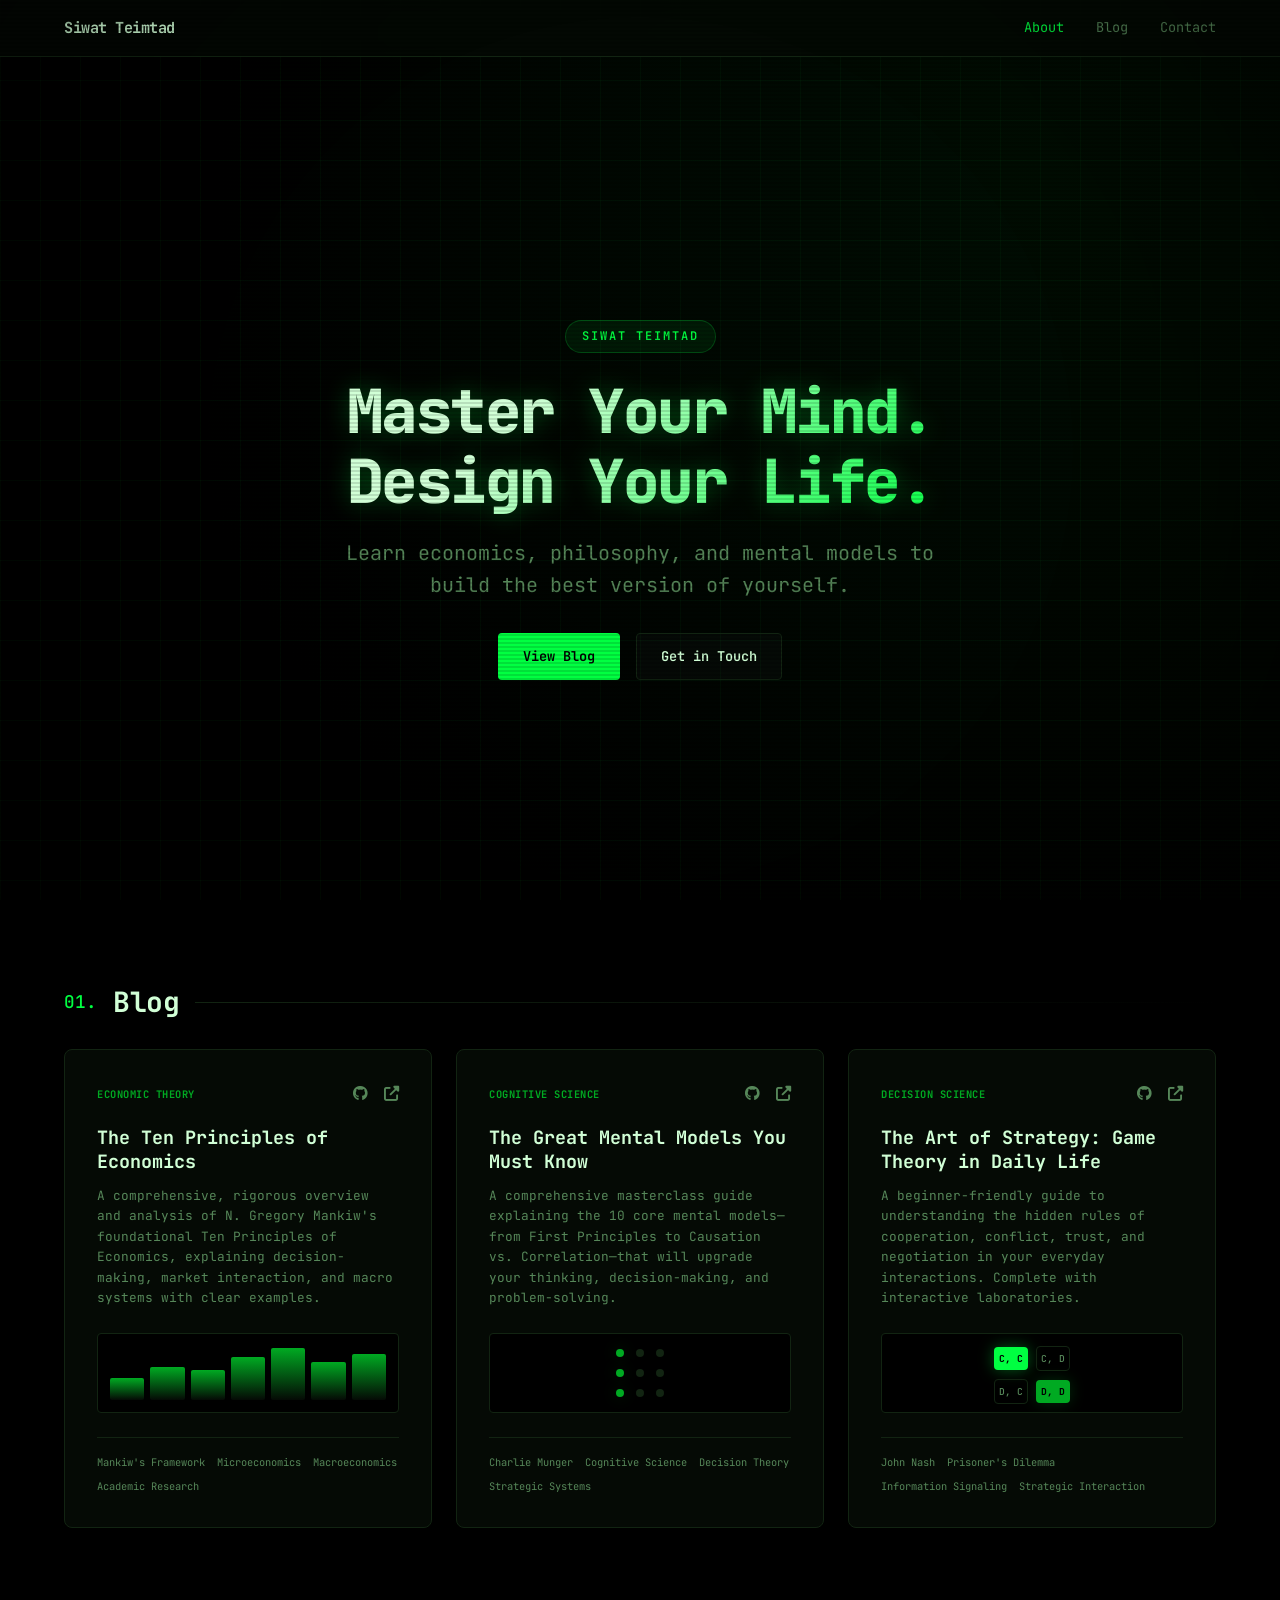
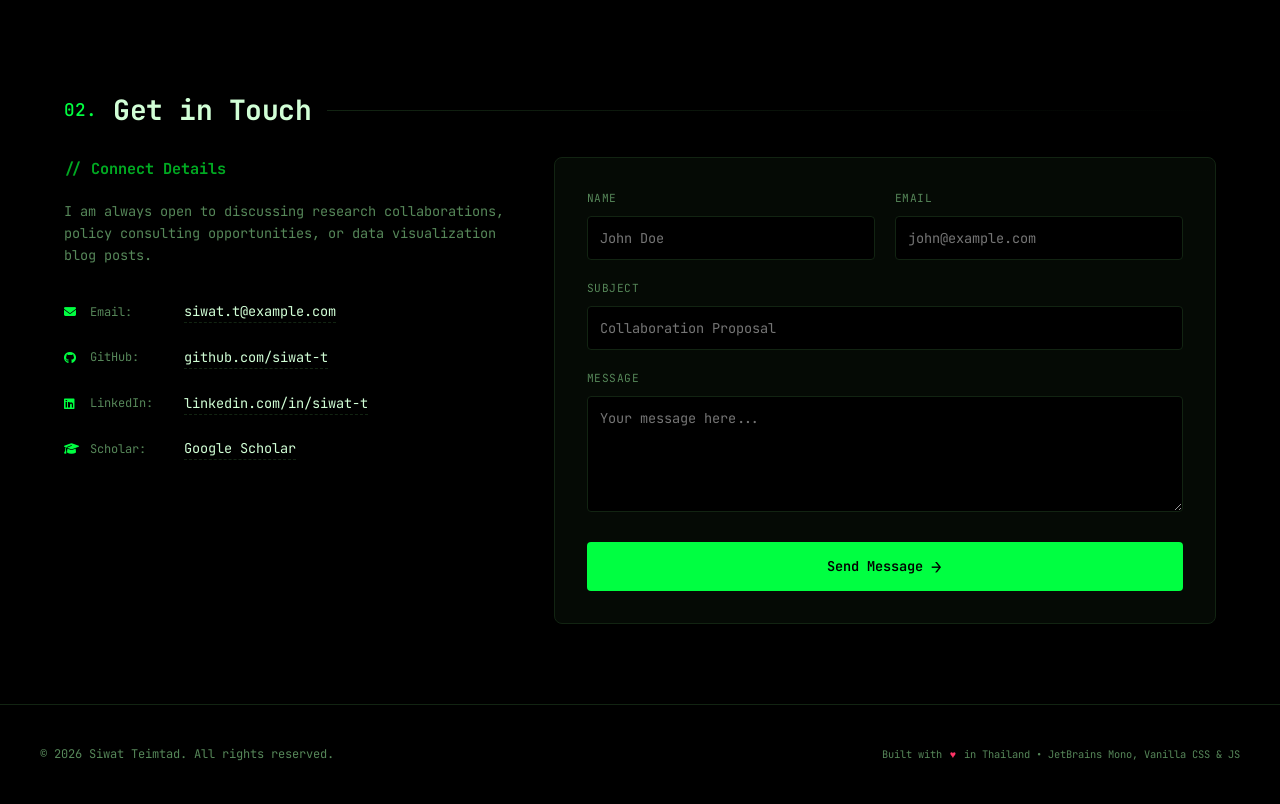
<file: index.html>
<!DOCTYPE html>
<html lang="en">
<head>
  <meta charset="UTF-8">
  <meta name="viewport" content="width=device-width, initial-scale=1.0">
  <title>Siwat Teimtad | Creator & Economist</title>
  <meta name="description" content="Portfolio of Siwat Teimtad, a Creator and Economist specializing in quantitative macroeconomics, policy modeling, and interactive systems.">
  <meta name="author" content="Siwat Teimtad">
  
  <!-- SEO & OpenGraph -->
  <meta property="og:title" content="Siwat Teimtad | Creator & Economist">
  <meta property="og:description" content="Quantitative macroeconomics, monetary policy simulators, and data-driven systems.">
  <meta property="og:type" content="website">
  
  <!-- JetBrains Mono Google Font -->
  <link rel="preconnect" href="https://fonts.googleapis.com">
  <link rel="preconnect" href="https://fonts.gstatic.com" crossorigin>
  <link href="https://fonts.googleapis.com/css2?family=JetBrains+Mono:ital,wght@0,100..800;1,100..800&display=swap" rel="stylesheet">
  
  <!-- FontAwesome Icons for Contacts -->
  <link rel="stylesheet" href="https://cdnjs.cloudflare.com/ajax/libs/font-awesome/6.4.0/css/all.min.css">
  
  <!-- Style Sheet -->
  <link rel="stylesheet" href="style.css">
</head>
<body>
  <!-- Matrix Digital Rain Background -->
  <canvas id="matrix-canvas"></canvas>

  <!-- Header / Navigation -->
  <header class="header">
    <div class="nav-container">
      <a href="#" class="logo-container" id="logo-link">
        <span class="logo-text">Siwat Teimtad</span>
      </a>
      
      <nav class="nav-menu" id="nav-menu">
        <a href="#about" class="nav-link">About</a>
        <a href="#blog" class="nav-link">Blog</a>
        <a href="#contact" class="nav-link">Contact</a>
      </nav>
      
      <button class="menu-toggle" id="menu-toggle" aria-label="Toggle Menu">
        <span class="bar"></span>
        <span class="bar"></span>
        <span class="bar"></span>
      </button>
    </div>
  </header>

  <!-- Hero Section -->
  <section id="about" class="hero-section">
    <div class="grid-overlay"></div>
    <div class="section-container hero-grid">
      <div class="hero-info">
        <div class="hero-pretitle">Siwat Teimtad</div>
        <h1 class="hero-title">Master Your Mind.<br>Design Your Life.</h1>
        <p class="hero-subtitle">Learn economics, philosophy, and mental models to build the best version of yourself.</p>
        <div class="hero-actions">
          <a href="#blog" class="btn btn-primary">View Blog</a>
          <a href="#contact" class="btn btn-secondary">Get in Touch</a>
        </div>
      </div>

    </div>
  </section>

  <!-- Blog Section -->
  <section id="blog" class="blog-section">
    <div class="section-container">
      <div class="section-header">
        <span class="section-number">01.</span>
        <h2 class="section-title">Blog</h2>
        <div class="section-divider"></div>
      </div>
      
      <div class="blog-grid">
        <!-- Blog 1 -->
        <article class="blog-card">
          <div class="blog-header">
            <span class="blog-tag">Economic Theory</span>
            <div class="blog-links">
              <a href="#" aria-label="Source Code" class="blog-link-icon"><i class="fab fa-github"></i></a>
              <a href="principles_of_economics.html" aria-label="Read Paper" class="blog-link-icon"><i class="fas fa-external-link-alt"></i></a>
            </div>
          </div>
          <h3 class="blog-title">The Ten Principles of Economics</h3>
          <p class="blog-description">
            A comprehensive, rigorous overview and analysis of N. Gregory Mankiw's foundational Ten Principles of Economics, explaining decision-making, market interaction, and macro systems with clear examples.
          </p>
          
          <div class="blog-visual">
            <div class="mini-chart">
              <span class="bar-chart-bar" style="height: 40%"></span>
              <span class="bar-chart-bar" style="height: 60%"></span>
              <span class="bar-chart-bar" style="height: 55%"></span>
              <span class="bar-chart-bar" style="height: 80%"></span>
              <span class="bar-chart-bar" style="height: 95%"></span>
              <span class="bar-chart-bar" style="height: 70%"></span>
              <span class="bar-chart-bar" style="height: 85%"></span>
            </div>
          </div>
          
          <ul class="blog-tech-list">
            <li>Mankiw's Framework</li>
            <li>Microeconomics</li>
            <li>Macroeconomics</li>
            <li>Academic Research</li>
          </ul>
        </article>

        <!-- Blog 2 -->
        <article class="blog-card">
          <div class="blog-header">
            <span class="blog-tag">Cognitive Science</span>
            <div class="blog-links">
              <a href="#" aria-label="Source Code" class="blog-link-icon"><i class="fab fa-github"></i></a>
              <a href="mental_models.html" aria-label="Read Post" class="blog-link-icon"><i class="fas fa-external-link-alt"></i></a>
            </div>
          </div>
          <h3 class="blog-title">The Great Mental Models You Must Know</h3>
          <p class="blog-description">
            A comprehensive masterclass guide explaining the 10 core mental models—from First Principles to Causation vs. Correlation—that will upgrade your thinking, decision-making, and problem-solving.
          </p>
          
          <div class="blog-visual">
            <div class="dots-grid-visual">
              <span class="dot-node pulse"></span>
              <span class="dot-node"></span>
              <span class="dot-node"></span>
              <span class="dot-node pulse"></span>
              <span class="dot-node"></span>
              <span class="dot-node"></span>
              <span class="dot-node pulse"></span>
              <span class="dot-node"></span>
              <span class="dot-node"></span>
            </div>
          </div>
          
          <ul class="blog-tech-list">
            <li>Charlie Munger</li>
            <li>Cognitive Science</li>
            <li>Decision Theory</li>
            <li>Strategic Systems</li>
          </ul>
        </article>

        <!-- Blog 3 -->
        <article class="blog-card">
          <div class="blog-header">
            <span class="blog-tag">Decision Science</span>
            <div class="blog-links">
              <a href="#" aria-label="Source Code" class="blog-link-icon"><i class="fab fa-github"></i></a>
              <a href="game_theory.html" aria-label="Read Post" class="blog-link-icon"><i class="fas fa-external-link-alt"></i></a>
            </div>
          </div>
          <h3 class="blog-title">The Art of Strategy: Game Theory in Daily Life</h3>
          <p class="blog-description">
            A beginner-friendly guide to understanding the hidden rules of cooperation, conflict, trust, and negotiation in your everyday interactions. Complete with interactive laboratories.
          </p>
          
          <div class="blog-visual">
            <div class="dots-grid-visual" style="grid-template-columns: repeat(2, 1fr); gap: 8px; justify-content: center; align-items: center; height: 100%;">
              <span class="dot-node pulse" style="background-color: var(--color-primary); box-shadow: var(--glow-gold); width: auto; height: auto; padding: 4px; border-radius: 4px; font-size: 0.6rem; text-align: center; color: var(--bg-primary); font-weight: bold;">C, C</span>
              <span class="dot-node" style="width: auto; height: auto; padding: 4px; border-radius: 4px; font-size: 0.6rem; text-align: center; color: var(--text-muted); border: 1px solid var(--border-color); background: none; font-weight: 500;">C, D</span>
              <span class="dot-node" style="width: auto; height: auto; padding: 4px; border-radius: 4px; font-size: 0.6rem; text-align: center; color: var(--text-muted); border: 1px solid var(--border-color); background: none; font-weight: 500;">D, C</span>
              <span class="dot-node pulse" style="background-color: var(--color-secondary); box-shadow: var(--glow-teal); width: auto; height: auto; padding: 4px; border-radius: 4px; font-size: 0.6rem; text-align: center; color: var(--bg-primary); font-weight: bold;">D, D</span>
            </div>
          </div>
          
          <ul class="blog-tech-list">
            <li>John Nash</li>
            <li>Prisoner's Dilemma</li>
            <li>Information Signaling</li>
            <li>Strategic Interaction</li>
          </ul>
        </article>

      </div>
    </div>
  </section>

  <!-- Contact Section -->
  <section id="contact" class="contact-section">
    <div class="section-container">
      <div class="section-header">
        <span class="section-number">02.</span>
        <h2 class="section-title">Get in Touch</h2>
        <div class="section-divider"></div>
      </div>
      
      <div class="contact-grid">
        <div class="contact-info">
          <h3 class="contact-info-title">// Connect Details</h3>
          <p class="contact-info-desc">
            I am always open to discussing research collaborations, policy consulting opportunities, or data visualization blog posts.
          </p>
          
          <ul class="contact-list">
            <li>
              <span class="contact-label"><i class="fas fa-envelope"></i> Email:</span>
              <a href="mailto:siwat.t@example.com" class="contact-link">siwat.t@example.com</a>
            </li>
            <li>
              <span class="contact-label"><i class="fab fa-github"></i> GitHub:</span>
              <a href="https://github.com" target="_blank" rel="noopener noreferrer" class="contact-link">github.com/siwat-t</a>
            </li>
            <li>
              <span class="contact-label"><i class="fab fa-linkedin"></i> LinkedIn:</span>
              <a href="https://linkedin.com" target="_blank" rel="noopener noreferrer" class="contact-link">linkedin.com/in/siwat-t</a>
            </li>
            <li>
              <span class="contact-label"><i class="fas fa-graduation-cap"></i> Scholar:</span>
              <a href="https://scholar.google.com" target="_blank" rel="noopener noreferrer" class="contact-link">Google Scholar</a>
            </li>
          </ul>
        </div>
        
        <div class="contact-form-container">
          <form class="contact-form" id="contact-form">
            <div class="form-row">
              <div class="form-group">
                <label for="form-name">Name</label>
                <input type="text" id="form-name" required placeholder="John Doe">
              </div>
              <div class="form-group">
                <label for="form-email">Email</label>
                <input type="email" id="form-email" required placeholder="john@example.com">
              </div>
            </div>
            
            <div class="form-group">
              <label for="form-subject">Subject</label>
              <input type="text" id="form-subject" required placeholder="Collaboration Proposal">
            </div>
            
            <div class="form-group">
              <label for="form-message">Message</label>
              <textarea id="form-message" required placeholder="Your message here..." rows="5"></textarea>
            </div>
            
            <button type="submit" class="btn btn-primary btn-submit">
              Send Message <span class="send-icon">&rarr;</span>
            </button>
            <div class="toast-message" id="toast-message">Message sent successfully!</div>
          </form>
        </div>
      </div>
    </div>
  </section>

  <!-- Footer -->
  <footer class="footer">
    <div class="footer-container">
      <p class="footer-copy">&copy; 2026 Siwat Teimtad. All rights reserved.</p>
      <p class="footer-credit">Built with <span class="heart-icon">&hearts;</span> in Thailand &bull; JetBrains Mono, Vanilla CSS & JS</p>
    </div>
  </footer>

  <script src="script.js"></script>
</body>
</html>
</file>
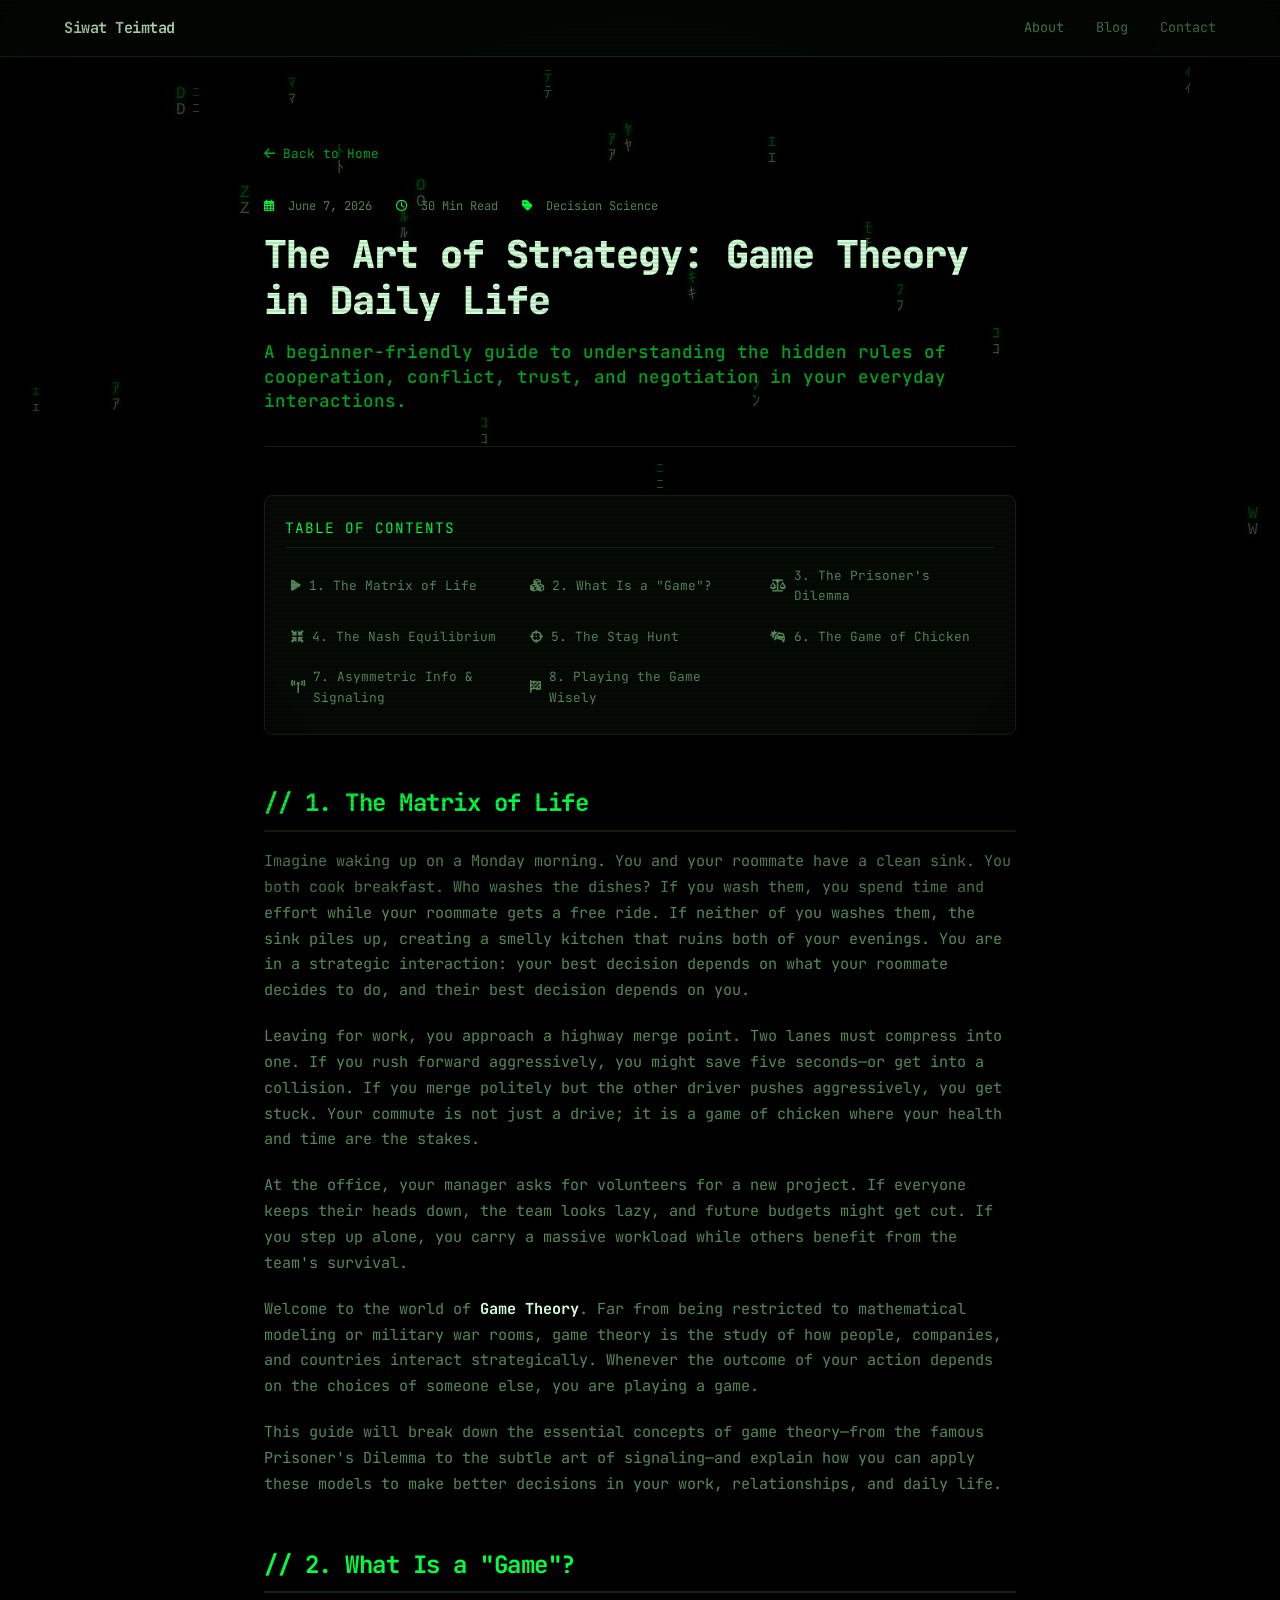
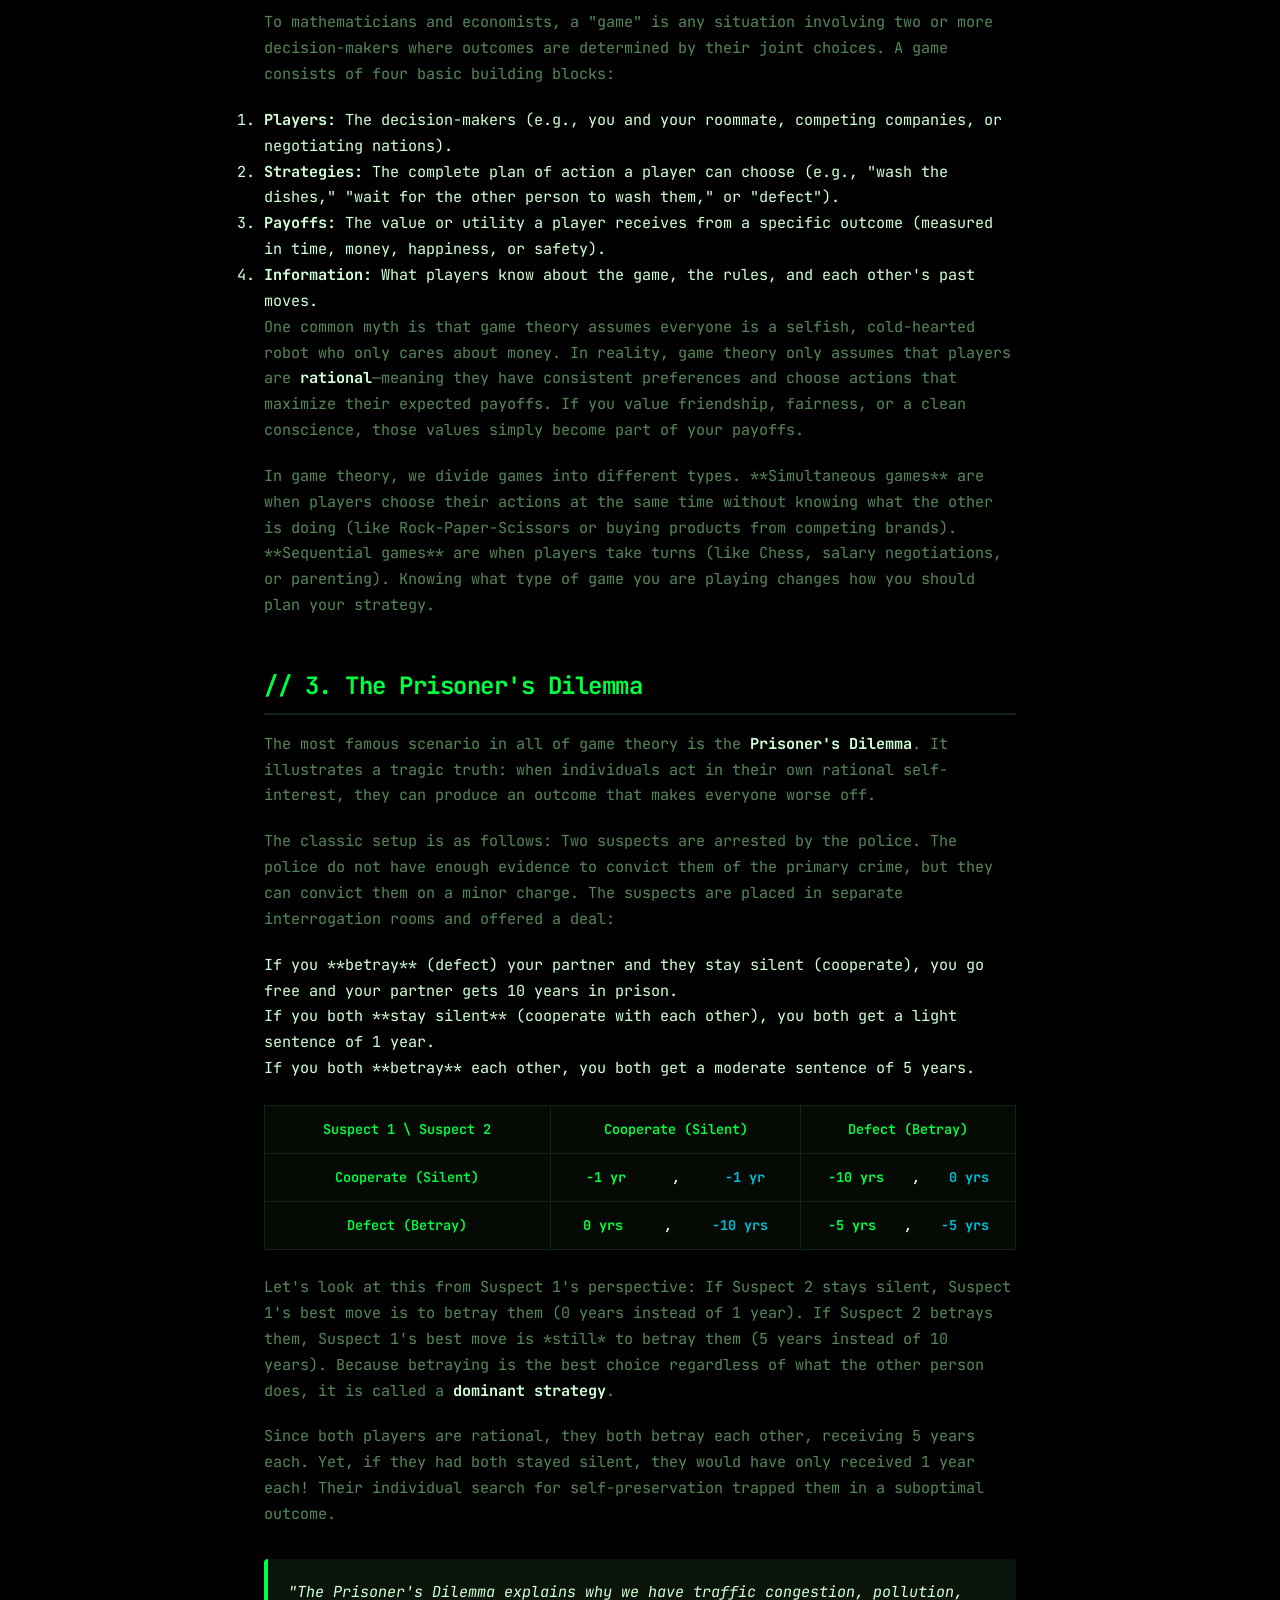
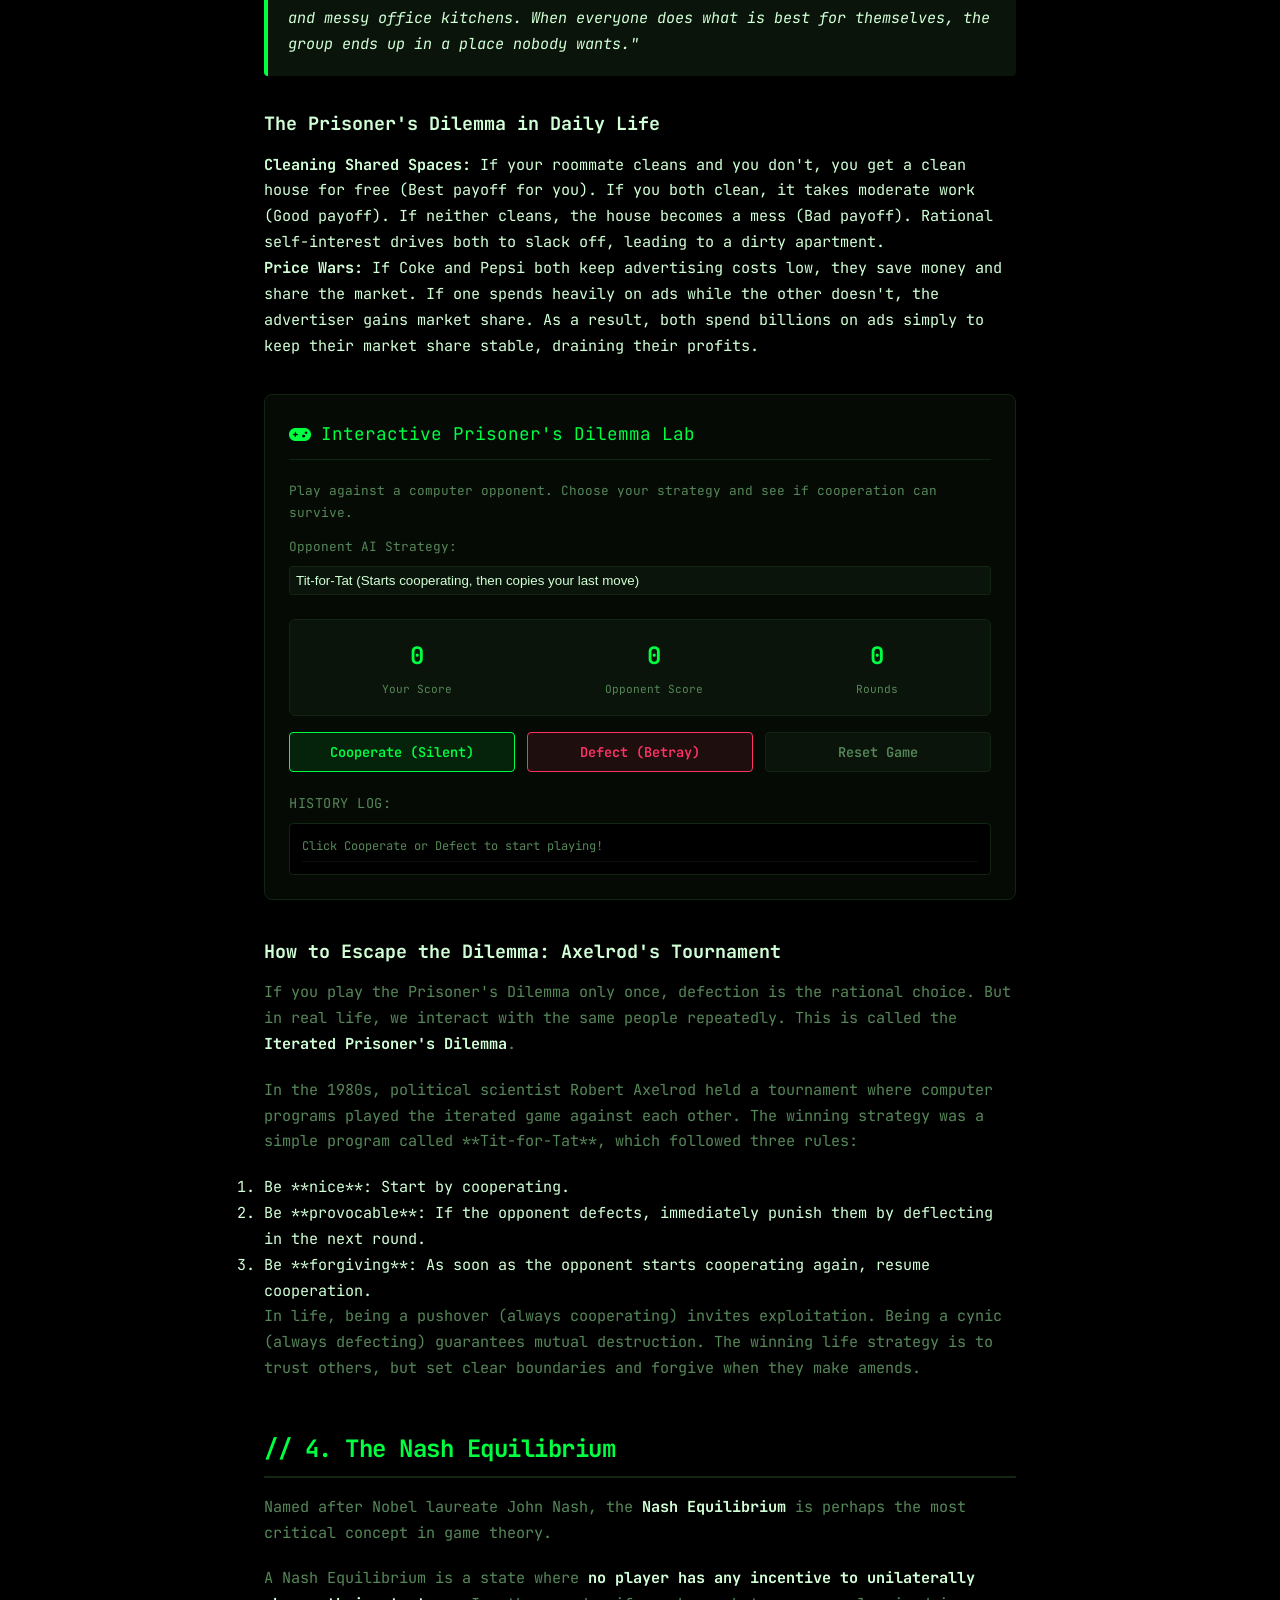
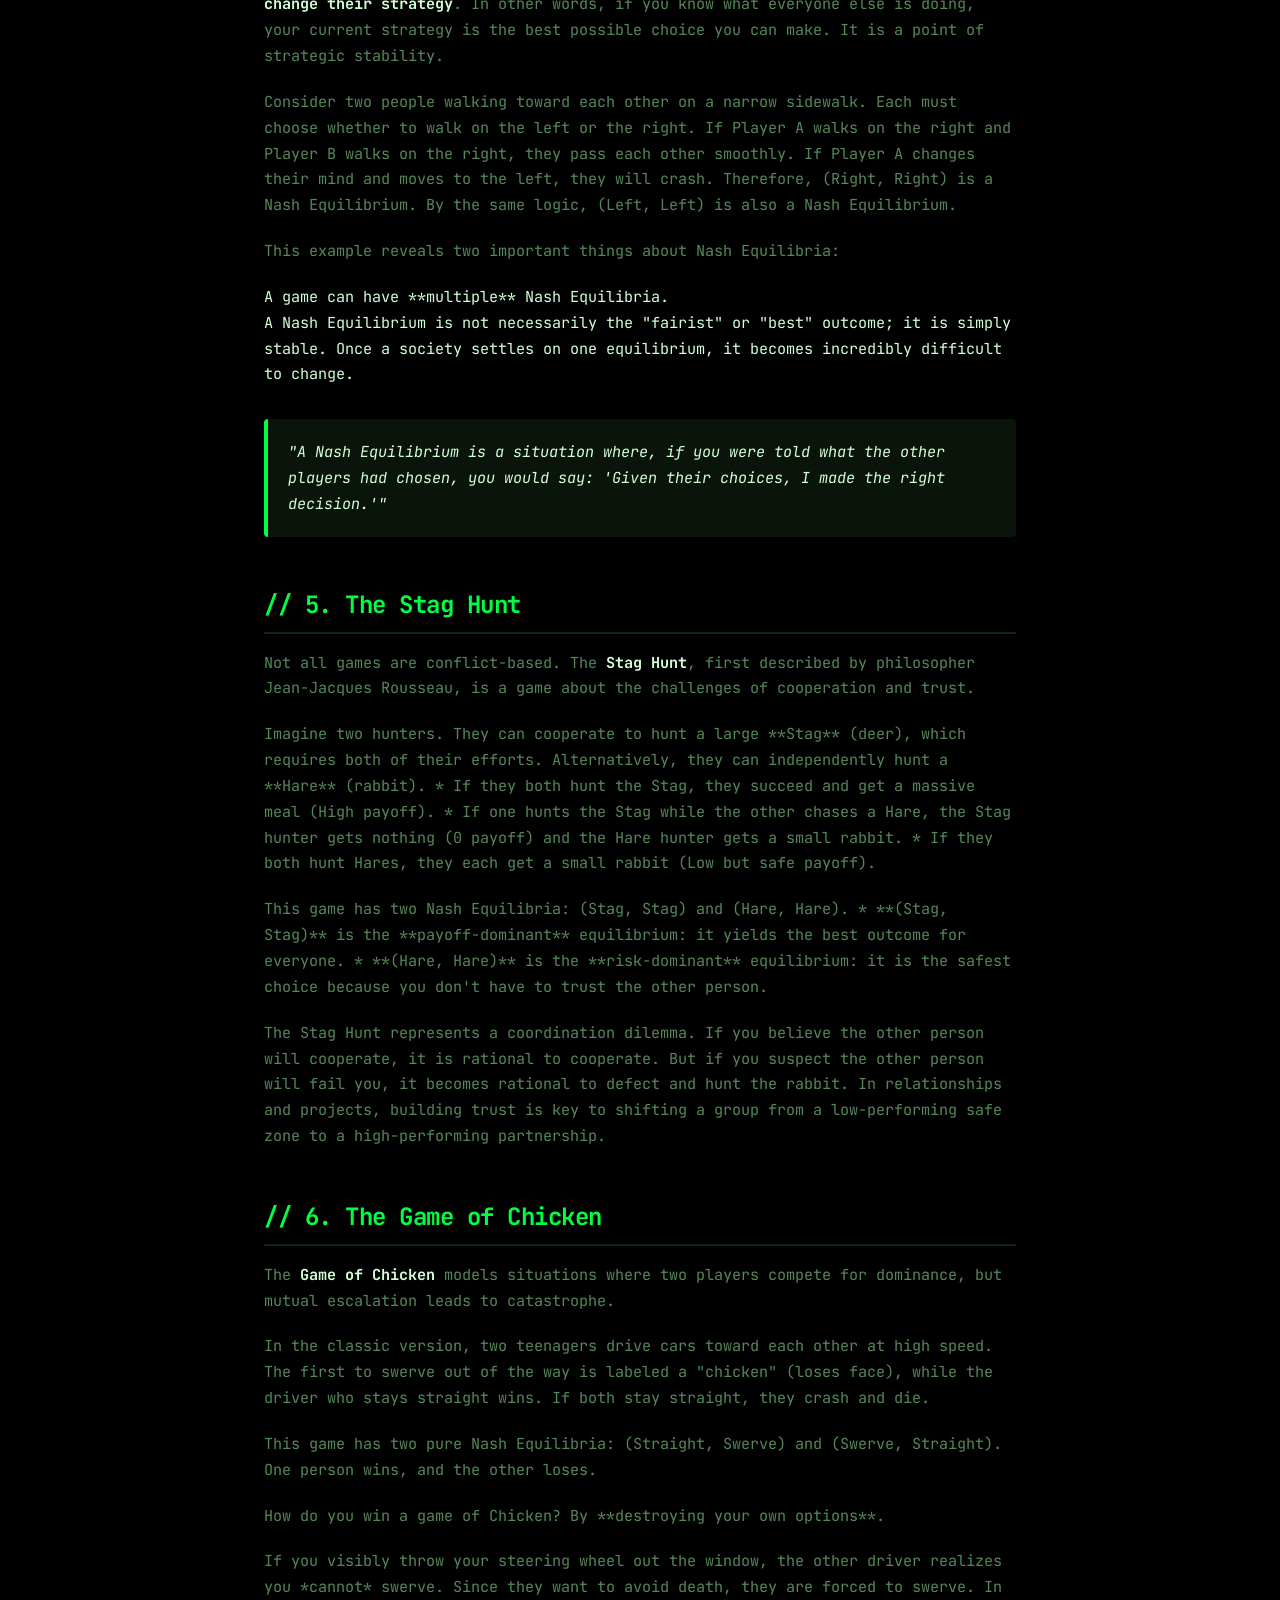
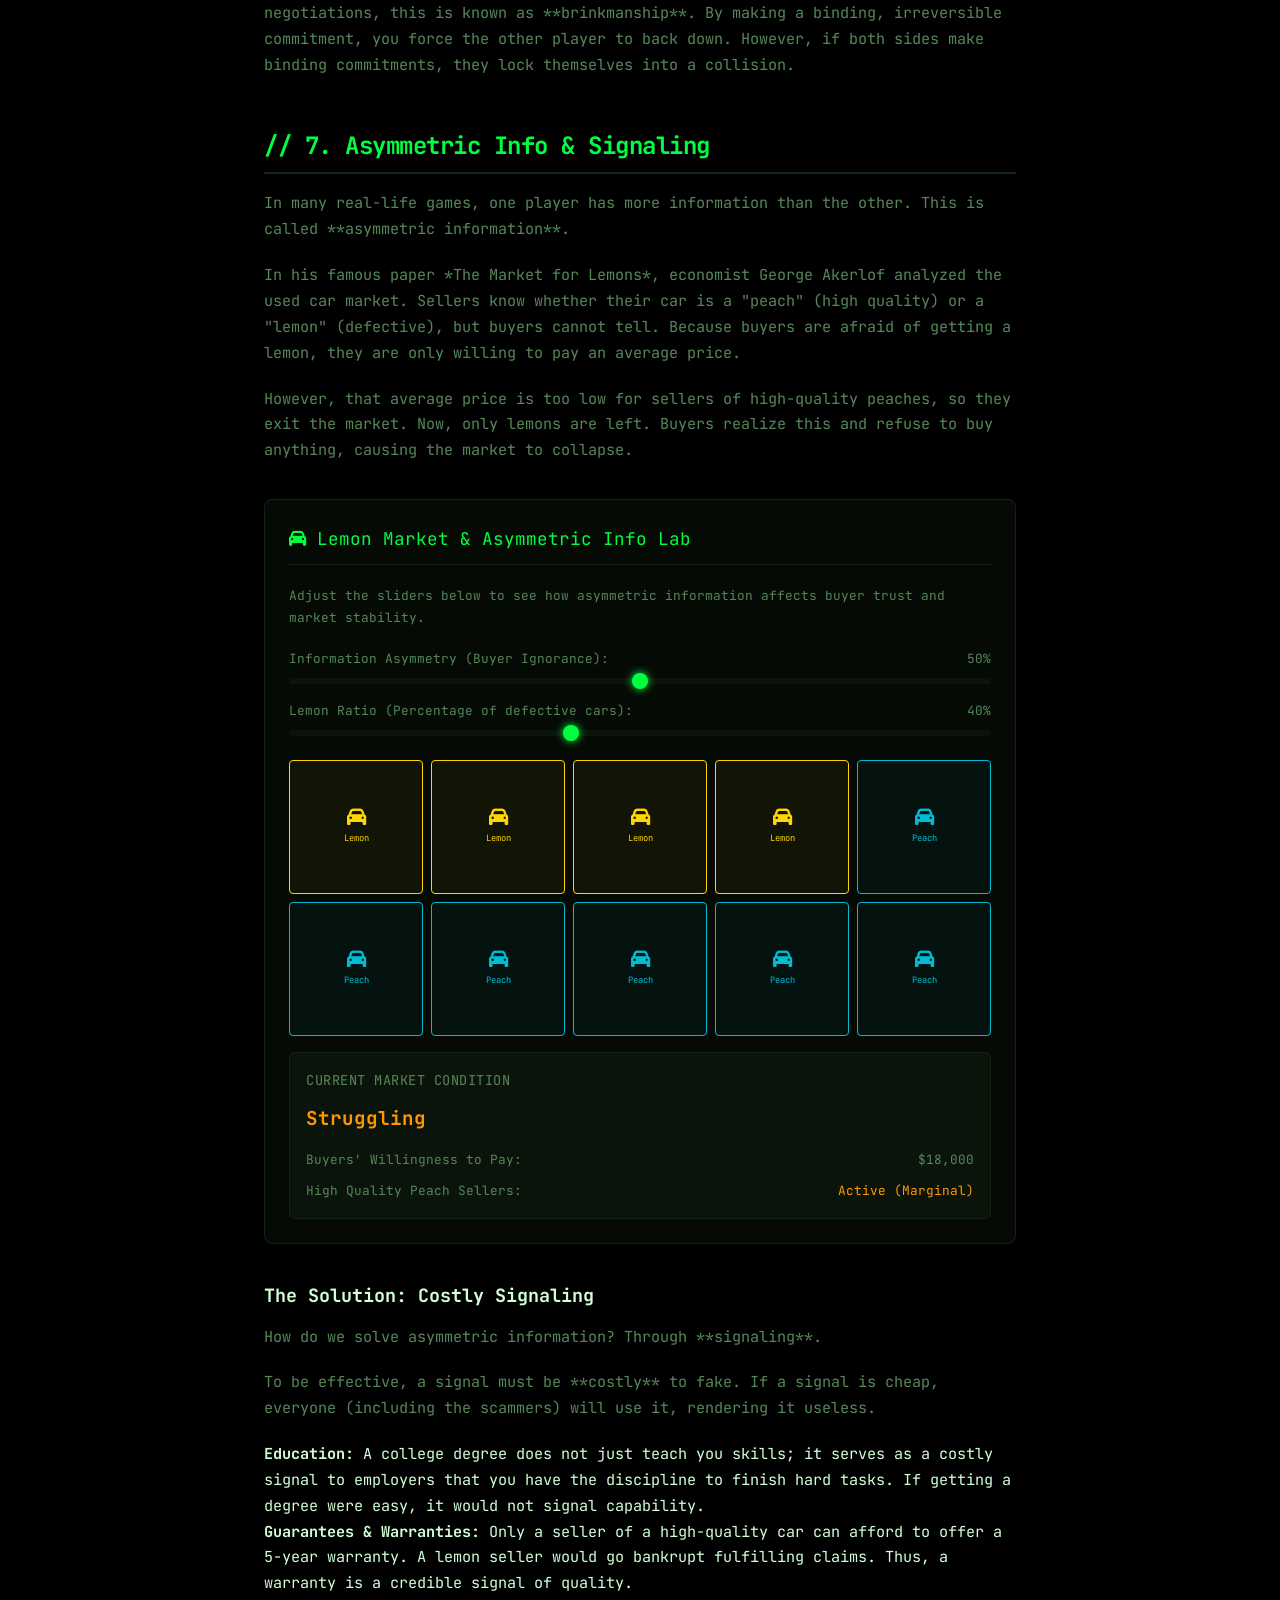
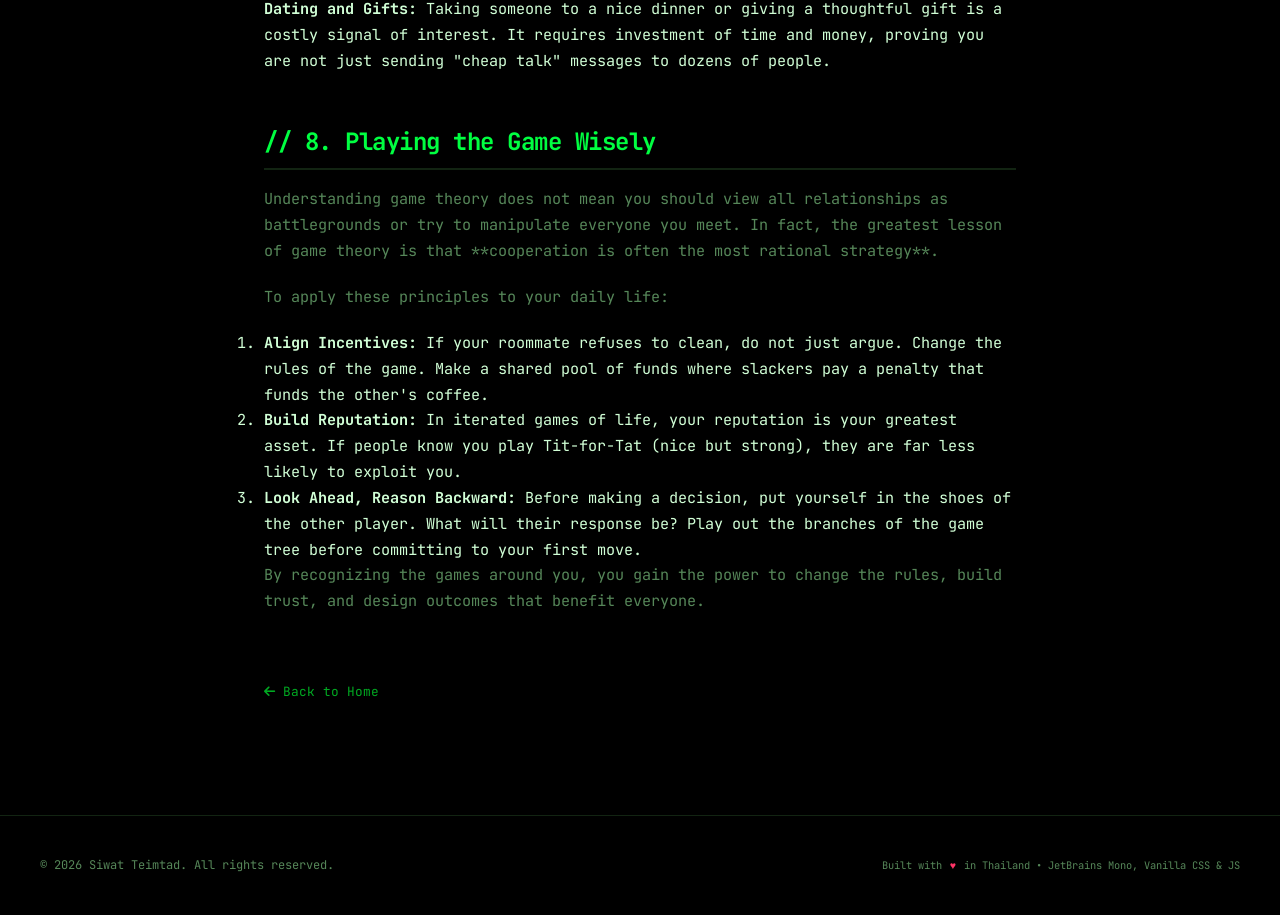
<file: game_theory.html>
<!DOCTYPE html>
<html lang="en">
<head>
  <meta charset="UTF-8">
  <meta name="viewport" content="width=device-width, initial-scale=1.0">
  <title>The Art of Strategy: Game Theory in Daily Life | Siwat Teimtad</title>
  <meta name="description" content="An exhaustive, beginner-friendly guide exploring the applications of game theory, Nash Equilibrium, the Prisoner's Dilemma, and signaling in our everyday interactions.">
  
  <!-- JetBrains Mono Google Font -->
  <link rel="preconnect" href="https://fonts.googleapis.com">
  <link rel="preconnect" href="https://fonts.gstatic.com" crossorigin>
  <link href="https://fonts.googleapis.com/css2?family=JetBrains+Mono:ital,wght@0,100..800;1,100..800&display=swap" rel="stylesheet">
  
  <!-- FontAwesome Icons -->
  <link rel="stylesheet" href="https://cdnjs.cloudflare.com/ajax/libs/font-awesome/6.4.0/css/all.min.css">
  
  <link rel="stylesheet" href="style.css">
  <style>
    /* Article Page Specific Styling */
    .article-section {
      padding-top: 140px;
      padding-bottom: 80px;
      min-height: 100vh;
      position: relative;
      z-index: 2;
    }
    
    .article-container {
      max-width: 800px;
      margin: 0 auto;
      padding: 0 24px;
    }
    
    .article-back-link {
      display: inline-flex;
      align-items: center;
      gap: 8px;
      font-size: 0.8rem;
      color: var(--color-secondary);
      margin-bottom: 32px;
      transition: color var(--transition-fast);
    }
    
    .article-back-link:hover {
      color: var(--color-primary);
    }
    
    .article-header {
      margin-bottom: 48px;
      border-bottom: 1px solid var(--border-color);
      padding-bottom: 32px;
    }
    
    .article-meta {
      display: flex;
      gap: 24px;
      font-size: 0.75rem;
      color: var(--text-muted);
      margin-bottom: 16px;
    }
    
    .article-meta span i {
      color: var(--color-primary);
      margin-right: 6px;
    }
    
    .article-title {
      font-size: 2.4rem;
      line-height: 1.2;
      font-weight: 800;
      color: var(--text-main);
      margin-bottom: 16px;
      letter-spacing: -1px;
    }
    
    .article-subtitle {
      font-size: 1.1rem;
      color: var(--color-secondary);
      font-weight: 500;
      line-height: 1.4;
    }
    
    .toc-container {
      background-color: var(--bg-secondary);
      border: 1px solid var(--border-color);
      border-radius: 8px;
      padding: 20px;
      margin-bottom: 48px;
    }
    
    .toc-title {
      font-size: 0.9rem;
      color: var(--color-primary);
      margin-bottom: 12px;
      text-transform: uppercase;
      letter-spacing: 1px;
      border-bottom: 1px solid var(--border-color);
      padding-bottom: 8px;
    }
    
    .toc-grid {
      display: grid;
      grid-template-columns: repeat(auto-fill, minmax(220px, 1fr));
      gap: 8px;
    }
    
    .toc-item {
      font-size: 0.8rem;
      color: var(--text-muted);
      display: flex;
      align-items: center;
      gap: 8px;
      padding: 6px;
      border-radius: 4px;
      transition: all var(--transition-fast);
    }
    
    .toc-item:hover {
      background-color: var(--bg-elevated);
      color: var(--color-primary);
      transform: translateX(4px);
    }
    
    .article-content {
      font-size: 0.95rem;
      line-height: 1.7;
      color: var(--text-main);
    }
    
    .article-content p {
      margin-bottom: 20px;
      color: var(--text-muted);
    }
    
    .article-content strong {
      color: var(--text-main);
    }
    
    .article-content h2 {
      font-size: 1.5rem;
      color: var(--color-primary);
      margin-top: 48px;
      margin-bottom: 16px;
      border-bottom: 2px solid var(--border-color);
      padding-bottom: 6px;
      letter-spacing: -0.5px;
    }
    
    .article-content h3 {
      font-size: 1.15rem;
      color: var(--text-main);
      margin-top: 28px;
      margin-bottom: 12px;
    }
    
    /* Payoff Matrix Table CSS */
    .payoff-table-container {
      margin: 24px 0;
      overflow-x: auto;
    }
    
    .payoff-table {
      width: 100%;
      border-collapse: collapse;
      font-size: 0.85rem;
      text-align: center;
    }
    
    .payoff-table th, .payoff-table td {
      border: 1px solid var(--border-color);
      padding: 12px;
      background-color: var(--bg-secondary);
    }
    
    .payoff-table th {
      color: var(--color-primary);
      font-weight: 600;
    }
    
    .payoff-cell {
      display: flex;
      justify-content: space-around;
      font-weight: bold;
    }
    
    .p1-payoff {
      color: #00ff41;
    }
    
    .p2-payoff {
      color: #00bcd4;
    }
    
    /* Callout Card styling */
    .callout-box {
      background-color: var(--bg-elevated);
      border-left: 4px solid var(--color-primary);
      padding: 20px;
      border-radius: 4px;
      margin: 32px 0;
    }
    
    .callout-box p {
      margin: 0;
      color: var(--text-main);
      font-style: italic;
    }
    
    /* Interactive Simulator Elements */
    .simulator-container {
      background-color: var(--bg-secondary);
      border: 1px solid var(--border-color);
      border-radius: 8px;
      padding: 24px;
      margin: 36px 0;
    }
    
    .simulator-title {
      font-size: 1.1rem;
      color: var(--color-primary);
      margin-bottom: 20px;
      display: flex;
      align-items: center;
      gap: 10px;
      border-bottom: 1px solid var(--border-color);
      padding-bottom: 10px;
    }
    
    .sim-controls {
      display: flex;
      flex-direction: column;
      gap: 16px;
      margin-bottom: 24px;
    }
    
    .sim-control-group {
      display: flex;
      flex-direction: column;
      gap: 8px;
    }
    
    .sim-label {
      font-size: 0.8rem;
      color: var(--text-muted);
      display: flex;
      justify-content: space-between;
    }
    
    .sim-slider {
      width: 100%;
      height: 6px;
      background: var(--bg-elevated);
      border-radius: 3px;
      outline: none;
      -webkit-appearance: none;
    }
    
    .sim-slider::-webkit-slider-thumb {
      -webkit-appearance: none;
      width: 16px;
      height: 16px;
      border-radius: 50%;
      background: var(--color-primary);
      cursor: pointer;
      box-shadow: 0 0 8px var(--color-primary);
    }
    
    .sim-buttons {
      display: flex;
      gap: 12px;
      margin-top: 10px;
    }
    
    .btn-action {
      flex: 1;
      padding: 10px;
      font-family: 'JetBrains Mono', monospace;
      font-size: 0.85rem;
      font-weight: 600;
      border-radius: 4px;
      cursor: pointer;
      transition: all 0.2s ease;
      text-align: center;
    }
    
    .btn-cooperate {
      background-color: rgba(0, 255, 65, 0.1);
      border: 1px solid #00ff41;
      color: #00ff41;
    }
    
    .btn-cooperate:hover {
      background-color: #00ff41;
      color: #0a0c10;
    }
    
    .btn-defect {
      background-color: rgba(255, 51, 102, 0.1);
      border: 1px solid #ff3366;
      color: #ff3366;
    }
    
    .btn-defect:hover {
      background-color: #ff3366;
      color: #0a0c10;
    }
    
    .btn-reset {
      background-color: var(--bg-elevated);
      border: 1px solid var(--border-color);
      color: var(--text-muted);
    }
    
    .btn-reset:hover {
      color: var(--text-main);
      border-color: var(--text-muted);
    }
    
    .sim-results {
      padding: 16px;
      border-radius: 6px;
      margin-top: 20px;
    }
    
    .pd-scoreboard {
      display: flex;
      justify-content: space-around;
      background-color: var(--bg-elevated);
      padding: 16px;
      border-radius: 6px;
      margin-bottom: 16px;
      border: 1px solid var(--border-color);
    }
    
    .pd-score {
      display: flex;
      flex-direction: column;
      align-items: center;
      gap: 4px;
    }
    
    .pd-score-num {
      font-size: 1.5rem;
      font-weight: bold;
      color: var(--color-primary);
    }
    
    .pd-score-label {
      font-size: 0.7rem;
      color: var(--text-muted);
    }
    
    .pd-log-container {
      max-height: 150px;
      overflow-y: auto;
      border: 1px solid var(--border-color);
      background-color: var(--bg-primary);
      padding: 12px;
      border-radius: 4px;
      font-size: 0.75rem;
      display: flex;
      flex-direction: column;
      gap: 6px;
    }
    
    .pd-log-entry {
      border-bottom: 1px solid rgba(255,255,255,0.05);
      padding-bottom: 4px;
    }
    
    /* Lemon Market styling */
    .market-status-box {
      background-color: var(--bg-elevated);
      border: 1px solid var(--border-color);
      border-radius: 6px;
      padding: 16px;
      margin-top: 16px;
      display: flex;
      flex-direction: column;
      gap: 10px;
    }
    
    .market-status-header {
      font-size: 0.85rem;
      color: var(--text-muted);
      text-transform: uppercase;
      letter-spacing: 0.5px;
    }
    
    .market-status-value {
      font-size: 1.2rem;
      font-weight: bold;
    }
    
    .status-healthy {
      color: #00ff41;
    }
    
    .status-struggling {
      color: #ff9800;
    }
    
    .status-collapsed {
      color: #ff3366;
    }
    
    .car-display-grid {
      display: grid;
      grid-template-columns: repeat(5, 1fr);
      gap: 8px;
      margin-top: 12px;
    }
    
    .car-node {
      background-color: var(--bg-primary);
      border: 1px solid var(--border-color);
      aspect-ratio: 1;
      border-radius: 4px;
      display: flex;
      flex-direction: column;
      justify-content: center;
      align-items: center;
      gap: 4px;
      transition: all 0.3s ease;
    }
    
    .car-lemon {
      color: #ffd600;
      border-color: #ffd600;
      background-color: rgba(255, 214, 0, 0.05);
    }
    
    .car-peach {
      color: #00bcd4;
      border-color: #00bcd4;
      background-color: rgba(0, 188, 212, 0.05);
    }
    
    .car-empty {
      opacity: 0.2;
      border-style: dashed;
    }
    
    .car-icon {
      font-size: 1.2rem;
    }
    
    .car-label {
      font-size: 0.55rem;
    }
  </style>
</head>
<body>
  <!-- Matrix Canvas Rain Background -->
  <canvas id="matrix-canvas"></canvas>

  <!-- Header / Navigation -->
  <header class="header">
    <div class="nav-container">
      <a href="index.html" class="logo-container" id="logo-link">
        <span class="logo-text">Siwat Teimtad</span>
      </a>
      <nav class="nav-menu" id="nav-menu">
        <a href="index.html#about" class="nav-link">About</a>
        <a href="index.html#blog" class="nav-link">Blog</a>
        <a href="index.html#contact" class="nav-link">Contact</a>
      </nav>
    </div>
  </header>

  <!-- Main Article Section -->
  <main class="article-section">
    <div class="article-container">
      <a href="index.html#blog" class="article-back-link">
        <i class="fas fa-arrow-left"></i> Back to Home
      </a>
      
      <header class="article-header">
        <div class="article-meta">
          <span><i class="far fa-calendar-alt"></i> June 7, 2026</span>
          <span><i class="far fa-clock"></i> 30 Min Read</span>
          <span><i class="fas fa-tag"></i> Decision Science</span>
        </div>
        <h1 class="article-title">The Art of Strategy: Game Theory in Daily Life</h1>
        <p class="article-subtitle">A beginner-friendly guide to understanding the hidden rules of cooperation, conflict, trust, and negotiation in your everyday interactions.</p>
      </header>

      <!-- Table of Contents -->
      <div class="toc-container">
        <div class="toc-title">Table of Contents</div>
        <div class="toc-grid">
          <a href="#introduction" class="toc-item"><i class="fas fa-play"></i> 1. The Matrix of Life</a>
          <a href="#building-blocks" class="toc-item"><i class="fas fa-cubes"></i> 2. What Is a "Game"?</a>
          <a href="#prisoners-dilemma" class="toc-item"><i class="fas fa-balance-scale"></i> 3. The Prisoner's Dilemma</a>
          <a href="#nash-equilibrium" class="toc-item"><i class="fas fa-compress-arrows-alt"></i> 4. The Nash Equilibrium</a>
          <a href="#stag-hunt" class="toc-item"><i class="fas fa-crosshairs"></i> 5. The Stag Hunt</a>
          <a href="#chicken" class="toc-item"><i class="fas fa-car-crash"></i> 6. The Game of Chicken</a>
          <a href="#signaling" class="toc-item"><i class="fas fa-broadcast-tower"></i> 7. Asymmetric Info & Signaling</a>
          <a href="#conclusion" class="toc-item"><i class="fas fa-flag-checkered"></i> 8. Playing the Game Wisely</a>
        </div>
      </div>

      <!-- Article Content -->
      <article class="article-content">
        
        <h2 id="introduction">// 1. The Matrix of Life</h2>
        <p>
          Imagine waking up on a Monday morning. You and your roommate have a clean sink. You both cook breakfast. Who washes the dishes? If you wash them, you spend time and effort while your roommate gets a free ride. If neither of you washes them, the sink piles up, creating a smelly kitchen that ruins both of your evenings. You are in a strategic interaction: your best decision depends on what your roommate decides to do, and their best decision depends on you.
        </p>
        <p>
          Leaving for work, you approach a highway merge point. Two lanes must compress into one. If you rush forward aggressively, you might save five seconds—or get into a collision. If you merge politely but the other driver pushes aggressively, you get stuck. Your commute is not just a drive; it is a game of chicken where your health and time are the stakes.
        </p>
        <p>
          At the office, your manager asks for volunteers for a new project. If everyone keeps their heads down, the team looks lazy, and future budgets might get cut. If you step up alone, you carry a massive workload while others benefit from the team's survival. 
        </p>
        <p>
          Welcome to the world of <strong>Game Theory</strong>. Far from being restricted to mathematical modeling or military war rooms, game theory is the study of how people, companies, and countries interact strategically. Whenever the outcome of your action depends on the choices of someone else, you are playing a game. 
        </p>
        <p>
          This guide will break down the essential concepts of game theory—from the famous Prisoner's Dilemma to the subtle art of signaling—and explain how you can apply these models to make better decisions in your work, relationships, and daily life.
        </p>

        <h2 id="building-blocks">// 2. What Is a "Game"?</h2>
        <p>
          To mathematicians and economists, a "game" is any situation involving two or more decision-makers where outcomes are determined by their joint choices. A game consists of four basic building blocks:
        </p>
        <ol>
          <li><strong>Players:</strong> The decision-makers (e.g., you and your roommate, competing companies, or negotiating nations).</li>
          <li><strong>Strategies:</strong> The complete plan of action a player can choose (e.g., "wash the dishes," "wait for the other person to wash them," or "defect").</li>
          <li><strong>Payoffs:</strong> The value or utility a player receives from a specific outcome (measured in time, money, happiness, or safety).</li>
          <li><strong>Information:</strong> What players know about the game, the rules, and each other's past moves.</li>
        </ol>
        <p>
          One common myth is that game theory assumes everyone is a selfish, cold-hearted robot who only cares about money. In reality, game theory only assumes that players are <strong>rational</strong>—meaning they have consistent preferences and choose actions that maximize their expected payoffs. If you value friendship, fairness, or a clean conscience, those values simply become part of your payoffs.
        </p>
        <p>
          In game theory, we divide games into different types. **Simultaneous games** are when players choose their actions at the same time without knowing what the other is doing (like Rock-Paper-Scissors or buying products from competing brands). **Sequential games** are when players take turns (like Chess, salary negotiations, or parenting). Knowing what type of game you are playing changes how you should plan your strategy.
        </p>

        <h2 id="prisoners-dilemma">// 3. The Prisoner's Dilemma</h2>
        <p>
          The most famous scenario in all of game theory is the <strong>Prisoner's Dilemma</strong>. It illustrates a tragic truth: when individuals act in their own rational self-interest, they can produce an outcome that makes everyone worse off.
        </p>
        <p>
          The classic setup is as follows: Two suspects are arrested by the police. The police do not have enough evidence to convict them of the primary crime, but they can convict them on a minor charge. The suspects are placed in separate interrogation rooms and offered a deal:
        </p>
        <ul>
          <li>If you **betray** (defect) your partner and they stay silent (cooperate), you go free and your partner gets 10 years in prison.</li>
          <li>If you both **stay silent** (cooperate with each other), you both get a light sentence of 1 year.</li>
          <li>If you both **betray** each other, you both get a moderate sentence of 5 years.</li>
        </ul>

        <div class="payoff-table-container">
          <table class="payoff-table">
            <thead>
              <tr>
                <th>Suspect 1 \ Suspect 2</th>
                <th>Cooperate (Silent)</th>
                <th>Defect (Betray)</th>
              </tr>
            </thead>
            <tbody>
              <tr>
                <th>Cooperate (Silent)</th>
                <td><div class="payoff-cell"><span class="p1-payoff">-1 yr</span>, <span class="p2-payoff">-1 yr</span></div></td>
                <td><div class="payoff-cell"><span class="p1-payoff">-10 yrs</span>, <span class="p2-payoff">0 yrs</span></div></td>
              </tr>
              <tr>
                <th>Defect (Betray)</th>
                <td><div class="payoff-cell"><span class="p1-payoff">0 yrs</span>, <span class="p2-payoff">-10 yrs</span></div></td>
                <td><div class="payoff-cell"><span class="p1-payoff">-5 yrs</span>, <span class="p2-payoff">-5 yrs</span></div></td>
              </tr>
            </tbody>
          </table>
        </div>

        <p>
          Let's look at this from Suspect 1's perspective:
          If Suspect 2 stays silent, Suspect 1's best move is to betray them (0 years instead of 1 year).
          If Suspect 2 betrays them, Suspect 1's best move is *still* to betray them (5 years instead of 10 years).
          Because betraying is the best choice regardless of what the other person does, it is called a <strong>dominant strategy</strong>. 
        </p>
        <p>
          Since both players are rational, they both betray each other, receiving 5 years each. Yet, if they had both stayed silent, they would have only received 1 year each! Their individual search for self-preservation trapped them in a suboptimal outcome.
        </p>

        <div class="callout-box">
          <p>
            "The Prisoner's Dilemma explains why we have traffic congestion, pollution, and messy office kitchens. When everyone does what is best for themselves, the group ends up in a place nobody wants."
          </p>
        </div>

        <h3>The Prisoner's Dilemma in Daily Life</h3>
        <ul>
          <li><strong>Cleaning Shared Spaces:</strong> If your roommate cleans and you don't, you get a clean house for free (Best payoff for you). If you both clean, it takes moderate work (Good payoff). If neither cleans, the house becomes a mess (Bad payoff). Rational self-interest drives both to slack off, leading to a dirty apartment.</li>
          <li><strong>Price Wars:</strong> If Coke and Pepsi both keep advertising costs low, they save money and share the market. If one spends heavily on ads while the other doesn't, the advertiser gains market share. As a result, both spend billions on ads simply to keep their market share stable, draining their profits.</li>
        </ul>

        <!-- Interactive Prisoner's Dilemma Game -->
        <div class="simulator-container">
          <div class="simulator-title">
            <i class="fas fa-gamepad"></i> Interactive Prisoner's Dilemma Lab
          </div>
          <p class="sim-label" style="margin-bottom: 12px;">
            Play against a computer opponent. Choose your strategy and see if cooperation can survive.
          </p>
          
          <div class="sim-controls">
            <div class="sim-control-group">
              <label for="opponent-strategy" class="sim-label">
                <span>Opponent AI Strategy:</span>
              </label>
              <select id="opponent-strategy" class="sim-slider" style="background-color: var(--bg-elevated); color: var(--text-main); height: auto; padding: 6px; border: 1px solid var(--border-color);">
                <option value="tit-for-tat">Tit-for-Tat (Starts cooperating, then copies your last move)</option>
                <option value="always-defect">Evil Bot (Always defects)</option>
                <option value="always-cooperate">Angel Bot (Always cooperates)</option>
                <option value="random">Random Bot (50/50 chance)</option>
                <option value="grim-trigger">Grim Trigger (Cooperates until you defect once, then defects forever)</option>
              </select>
            </div>
          </div>

          <div class="pd-scoreboard">
            <div class="pd-score">
              <span class="pd-score-num" id="player-score">0</span>
              <span class="pd-score-label">Your Score</span>
            </div>
            <div class="pd-score">
              <span class="pd-score-num" id="opponent-score">0</span>
              <span class="pd-score-label">Opponent Score</span>
            </div>
            <div class="pd-score">
              <span class="pd-score-num" id="round-count">0</span>
              <span class="pd-score-label">Rounds</span>
            </div>
          </div>

          <div class="sim-buttons">
            <button class="btn-action btn-cooperate" id="btn-cooperate">Cooperate (Silent)</button>
            <button class="btn-action btn-defect" id="btn-defect">Defect (Betray)</button>
            <button class="btn-action btn-reset" id="btn-reset-pd">Reset Game</button>
          </div>

          <div class="market-status-header" style="margin-top: 20px; margin-bottom: 8px;">History Log:</div>
          <div class="pd-log-container" id="pd-log">
            <div class="pd-log-entry" style="color: var(--text-muted);">Click Cooperate or Defect to start playing!</div>
          </div>
        </div>

        <h3>How to Escape the Dilemma: Axelrod's Tournament</h3>
        <p>
          If you play the Prisoner's Dilemma only once, defection is the rational choice. But in real life, we interact with the same people repeatedly. This is called the <strong>Iterated Prisoner's Dilemma</strong>.
        </p>
        <p>
          In the 1980s, political scientist Robert Axelrod held a tournament where computer programs played the iterated game against each other. The winning strategy was a simple program called **Tit-for-Tat**, which followed three rules:
        </p>
        <ol>
          <li>Be **nice**: Start by cooperating.</li>
          <li>Be **provocable**: If the opponent defects, immediately punish them by deflecting in the next round.</li>
          <li>Be **forgiving**: As soon as the opponent starts cooperating again, resume cooperation.</li>
        </ol>
        <p>
          In life, being a pushover (always cooperating) invites exploitation. Being a cynic (always defecting) guarantees mutual destruction. The winning life strategy is to trust others, but set clear boundaries and forgive when they make amends.
        </p>

        <h2 id="nash-equilibrium">// 4. The Nash Equilibrium</h2>
        <p>
          Named after Nobel laureate John Nash, the <strong>Nash Equilibrium</strong> is perhaps the most critical concept in game theory. 
        </p>
        <p>
          A Nash Equilibrium is a state where <strong>no player has any incentive to unilaterally change their strategy</strong>. In other words, if you know what everyone else is doing, your current strategy is the best possible choice you can make. It is a point of strategic stability.
        </p>
        <p>
          Consider two people walking toward each other on a narrow sidewalk. Each must choose whether to walk on the left or the right. 
          If Player A walks on the right and Player B walks on the right, they pass each other smoothly. If Player A changes their mind and moves to the left, they will crash. Therefore, (Right, Right) is a Nash Equilibrium. By the same logic, (Left, Left) is also a Nash Equilibrium. 
        </p>
        <p>
          This example reveals two important things about Nash Equilibria:
        </p>
        <ul>
          <li>A game can have **multiple** Nash Equilibria.</li>
          <li>A Nash Equilibrium is not necessarily the "fairist" or "best" outcome; it is simply stable. Once a society settles on one equilibrium, it becomes incredibly difficult to change.</li>
        </ul>

        <div class="callout-box">
          <p>
            "A Nash Equilibrium is a situation where, if you were told what the other players had chosen, you would say: 'Given their choices, I made the right decision.'"
          </p>
        </div>

        <h2 id="stag-hunt">// 5. The Stag Hunt</h2>
        <p>
          Not all games are conflict-based. The <strong>Stag Hunt</strong>, first described by philosopher Jean-Jacques Rousseau, is a game about the challenges of cooperation and trust.
        </p>
        <p>
          Imagine two hunters. They can cooperate to hunt a large **Stag** (deer), which requires both of their efforts. Alternatively, they can independently hunt a **Hare** (rabbit). 
          * If they both hunt the Stag, they succeed and get a massive meal (High payoff).
          * If one hunts the Stag while the other chases a Hare, the Stag hunter gets nothing (0 payoff) and the Hare hunter gets a small rabbit.
          * If they both hunt Hares, they each get a small rabbit (Low but safe payoff).
        </p>
        <p>
          This game has two Nash Equilibria: (Stag, Stag) and (Hare, Hare). 
          * **(Stag, Stag)** is the **payoff-dominant** equilibrium: it yields the best outcome for everyone.
          * **(Hare, Hare)** is the **risk-dominant** equilibrium: it is the safest choice because you don't have to trust the other person.
        </p>
        <p>
          The Stag Hunt represents a coordination dilemma. If you believe the other person will cooperate, it is rational to cooperate. But if you suspect the other person will fail you, it becomes rational to defect and hunt the rabbit. In relationships and projects, building trust is key to shifting a group from a low-performing safe zone to a high-performing partnership.
        </p>

        <h2 id="chicken">// 6. The Game of Chicken</h2>
        <p>
          The <strong>Game of Chicken</strong> models situations where two players compete for dominance, but mutual escalation leads to catastrophe.
        </p>
        <p>
          In the classic version, two teenagers drive cars toward each other at high speed. The first to swerve out of the way is labeled a "chicken" (loses face), while the driver who stays straight wins. If both stay straight, they crash and die.
        </p>
        <p>
          This game has two pure Nash Equilibria: (Straight, Swerve) and (Swerve, Straight). One person wins, and the other loses.
        </p>
        <p>
          How do you win a game of Chicken? By **destroying your own options**.
        </p>
        <p>
          If you visibly throw your steering wheel out the window, the other driver realizes you *cannot* swerve. Since they want to avoid death, they are forced to swerve. In negotiations, this is known as **brinkmanship**. By making a binding, irreversible commitment, you force the other player to back down. However, if both sides make binding commitments, they lock themselves into a collision.
        </p>

        <h2 id="signaling">// 7. Asymmetric Info & Signaling</h2>
        <p>
          In many real-life games, one player has more information than the other. This is called **asymmetric information**. 
        </p>
        <p>
          In his famous paper *The Market for Lemons*, economist George Akerlof analyzed the used car market. Sellers know whether their car is a "peach" (high quality) or a "lemon" (defective), but buyers cannot tell. Because buyers are afraid of getting a lemon, they are only willing to pay an average price. 
        </p>
        <p>
          However, that average price is too low for sellers of high-quality peaches, so they exit the market. Now, only lemons are left. Buyers realize this and refuse to buy anything, causing the market to collapse.
        </p>

        <!-- Interactive Lemon Market Simulator -->
        <div class="simulator-container">
          <div class="simulator-title">
            <i class="fas fa-car"></i> Lemon Market & Asymmetric Info Lab
          </div>
          <p class="sim-label">
            Adjust the sliders below to see how asymmetric information affects buyer trust and market stability.
          </p>
          
          <div class="sim-controls">
            <div class="sim-control-group">
              <div class="sim-label">
                <span>Information Asymmetry (Buyer Ignorance):</span>
                <span id="info-val">50%</span>
              </div>
              <input type="range" id="info-slider" min="0" max="100" value="50" class="sim-slider">
            </div>
            
            <div class="sim-control-group">
              <div class="sim-label">
                <span>Lemon Ratio (Percentage of defective cars):</span>
                <span id="lemon-ratio-val">40%</span>
              </div>
              <input type="range" id="lemon-ratio-slider" min="0" max="100" value="40" class="sim-slider">
            </div>
          </div>

          <div class="car-display-grid" id="car-display">
            <!-- Dynamically populated -->
          </div>

          <div class="market-status-box">
            <div class="market-status-header">Current Market Condition</div>
            <div class="market-status-value" id="market-status">Healthy</div>
            <div class="sim-label" style="margin-top: 4px;">
              <span>Buyers' Willingness to Pay:</span>
              <span id="buyer-pay-val">$15,000</span>
            </div>
            <div class="sim-label">
              <span>High Quality Peach Sellers:</span>
              <span id="seller-status-val">Active</span>
            </div>
          </div>
        </div>

        <h3>The Solution: Costly Signaling</h3>
        <p>
          How do we solve asymmetric information? Through **signaling**. 
        </p>
        <p>
          To be effective, a signal must be **costly** to fake. If a signal is cheap, everyone (including the scammers) will use it, rendering it useless.
        </p>
        <ul>
          <li><strong>Education:</strong> A college degree does not just teach you skills; it serves as a costly signal to employers that you have the discipline to finish hard tasks. If getting a degree were easy, it would not signal capability.</li>
          <li><strong>Guarantees & Warranties:</strong> Only a seller of a high-quality car can afford to offer a 5-year warranty. A lemon seller would go bankrupt fulfilling claims. Thus, a warranty is a credible signal of quality.</li>
          <li><strong>Dating and Gifts:</strong> Taking someone to a nice dinner or giving a thoughtful gift is a costly signal of interest. It requires investment of time and money, proving you are not just sending "cheap talk" messages to dozens of people.</li>
        </ul>

        <h2 id="conclusion">// 8. Playing the Game Wisely</h2>
        <p>
          Understanding game theory does not mean you should view all relationships as battlegrounds or try to manipulate everyone you meet. In fact, the greatest lesson of game theory is that **cooperation is often the most rational strategy**.
        </p>
        <p>
          To apply these principles to your daily life:
        </p>
        <ol>
          <li><strong>Align Incentives:</strong> If your roommate refuses to clean, do not just argue. Change the rules of the game. Make a shared pool of funds where slackers pay a penalty that funds the other's coffee.</li>
          <li><strong>Build Reputation:</strong> In iterated games of life, your reputation is your greatest asset. If people know you play Tit-for-Tat (nice but strong), they are far less likely to exploit you.</li>
          <li><strong>Look Ahead, Reason Backward:</strong> Before making a decision, put yourself in the shoes of the other player. What will their response be? Play out the branches of the game tree before committing to your first move.</li>
        </ol>
        <p>
          By recognizing the games around you, you gain the power to change the rules, build trust, and design outcomes that benefit everyone.
        </p>
      </article>
      
      <!-- Footer Link back -->
      <a href="index.html#blog" class="article-back-link" style="margin-top: 48px;">
        <i class="fas fa-arrow-left"></i> Back to Home
      </a>
    </div>
  </main>

  <!-- Footer -->
  <footer class="footer">
    <div class="footer-container">
      <p class="footer-copy">&copy; 2026 Siwat Teimtad. All rights reserved.</p>
      <p class="footer-credit">Built with <span class="heart-icon">&hearts;</span> in Thailand &bull; JetBrains Mono, Vanilla CSS & JS</p>
    </div>
  </footer>

  <script src="script.js"></script>
  <script>
    // Interactive Prisoner's Dilemma Lab
    document.addEventListener('DOMContentLoaded', () => {
      const pScoreElem = document.getElementById('player-score');
      const oScoreElem = document.getElementById('opponent-score');
      const roundElem = document.getElementById('round-count');
      const logElem = document.getElementById('pd-log');
      
      const btnCooperate = document.getElementById('btn-cooperate');
      const btnDefect = document.getElementById('btn-defect');
      const btnReset = document.getElementById('btn-reset-pd');
      const strategySelect = document.getElementById('opponent-strategy');
      
      let pScore = 0;
      let oScore = 0;
      let rounds = 0;
      let history = []; // stores objects {player: 'C'/'D', opponent: 'C'/'D'}
      
      const getOpponentChoice = (strategy, history) => {
        if (strategy === 'always-cooperate') return 'C';
        if (strategy === 'always-defect') return 'D';
        if (strategy === 'random') return Math.random() < 0.5 ? 'C' : 'D';
        
        if (strategy === 'tit-for-tat') {
          if (history.length === 0) return 'C';
          return history[history.length - 1].player;
        }
        
        if (strategy === 'grim-trigger') {
          const hasPlayerDefected = history.some(round => round.player === 'D');
          return hasPlayerDefected ? 'D' : 'C';
        }
        
        return 'C';
      };
      
      const playRound = (playerChoice) => {
        const strategy = strategySelect.value;
        const opponentChoice = getOpponentChoice(strategy, history);
        
        let pRoundScore = 0;
        let oRoundScore = 0;
        
        if (playerChoice === 'C' && opponentChoice === 'C') {
          pRoundScore = 3; oRoundScore = 3;
        } else if (playerChoice === 'D' && opponentChoice === 'D') {
          pRoundScore = 1; oRoundScore = 1;
        } else if (playerChoice === 'C' && opponentChoice === 'D') {
          pRoundScore = 0; oRoundScore = 5;
        } else {
          pRoundScore = 5; oRoundScore = 0;
        }
        
        pScore += pRoundScore;
        oScore += oRoundScore;
        rounds += 1;
        
        history.push({ player: playerChoice, opponent: opponentChoice });
        
        pScoreElem.textContent = pScore;
        oScoreElem.textContent = oScore;
        roundElem.textContent = rounds;
        
        const logEntry = document.createElement('div');
        logEntry.className = 'pd-log-entry';
        
        const playerText = playerChoice === 'C' ? '<span style="color:#00ff41;">Cooperate</span>' : '<span style="color:#ff3366;">Defect</span>';
        const opponentText = opponentChoice === 'C' ? '<span style="color:#00ff41;">Cooperate</span>' : '<span style="color:#ff3366;">Defect</span>';
        
        logEntry.innerHTML = `Round ${rounds}: You ${playerText} (+${pRoundScore} pts) | Opponent ${opponentText} (+${oRoundScore} pts)`;
        
        if (rounds === 1) logElem.innerHTML = '';
        logElem.insertBefore(logEntry, logElem.firstChild);
      };
      
      btnCooperate.addEventListener('click', () => playRound('C'));
      btnDefect.addEventListener('click', () => playRound('D'));
      btnReset.addEventListener('click', () => {
        pScore = 0;
        oScore = 0;
        rounds = 0;
        history = [];
        pScoreElem.textContent = 0;
        oScoreElem.textContent = 0;
        roundElem.textContent = 0;
        logElem.innerHTML = '<div class="pd-log-entry" style="color:var(--text-muted);">Game reset. Ready to play!</div>';
      });
      
      // Lemon Market / Info Asymmetry Simulator
      const infoSlider = document.getElementById('info-slider');
      const lemonSlider = document.getElementById('lemon-ratio-slider');
      
      const infoVal = document.getElementById('info-val');
      const lemonVal = document.getElementById('lemon-ratio-val');
      
      const marketStatus = document.getElementById('market-status');
      const buyerPayVal = document.getElementById('buyer-pay-val');
      const sellerStatusVal = document.getElementById('seller-status-val');
      const carDisplay = document.getElementById('car-display');
      
      const updateMarket = () => {
        const infoAsymmetry = parseInt(infoSlider.value);
        const lemonRatio = parseInt(lemonSlider.value);
        
        infoVal.textContent = infoAsymmetry + '%';
        lemonVal.textContent = lemonRatio + '%';
        
        // Compute statistics
        const peachRatio = 100 - lemonRatio;
        const peachValue = 20000;
        const lemonValue = 10000;
        
        // If buyer has full information, they pay the true value.
        // If asymmetric info, buyers pay the expected value.
        const expectedValue = (peachRatio / 100) * peachValue + (lemonRatio / 100) * lemonValue;
        
        // How much buyer is willing to pay based on buyer ignorance (infoAsymmetry)
        // At 0% asymmetry (perfect info), buyer pays exact value.
        // At 100% asymmetry, buyer pays expectedValue.
        const buyerWillingnessToPay = peachValue - (infoAsymmetry / 100) * (peachValue - expectedValue);
        
        // Peach sellers want at least $17,000 to sell.
        // If buyer willingness to pay drops below $17,000, peach sellers exit!
        const peachSellerReservationPrice = 17000;
        
        buyerPayVal.textContent = '$' + Math.round(buyerWillingnessToPay).toLocaleString();
        
        let status = 'Healthy';
        let statusClass = 'status-healthy';
        let sellersText = 'Active';
        let peachesExited = false;
        
        if (buyerWillingnessToPay < peachSellerReservationPrice) {
          peachesExited = true;
          sellersText = 'Exited (Market Collapse)';
          status = 'Market Collapsed';
          statusClass = 'status-collapsed';
          buyerPayVal.textContent = '$' + lemonValue.toLocaleString() + ' (Only Lemons Left)';
        } else if (buyerWillingnessToPay < 18500) {
          status = 'Struggling';
          statusClass = 'status-struggling';
          sellersText = 'Active (Marginal)';
        }
        
        marketStatus.textContent = status;
        marketStatus.className = 'market-status-value ' + statusClass;
        sellerStatusVal.textContent = sellersText;
        sellerStatusVal.style.color = peachesExited ? '#ff3366' : (status === 'Struggling' ? '#ff9800' : '#00ff41');
        
        // Render 10 car nodes representing the market pool
        carDisplay.innerHTML = '';
        for (let i = 0; i < 10; i++) {
          const node = document.createElement('div');
          
          if (i < Math.round(lemonRatio / 10)) {
            node.className = 'car-node car-lemon';
            node.innerHTML = '<i class="fas fa-car car-icon"></i><span class="car-label">Lemon</span>';
          } else {
            if (peachesExited) {
              node.className = 'car-node car-empty';
              node.innerHTML = '<i class="fas fa-car-side car-icon"></i><span class="car-label">Gone</span>';
            } else {
              node.className = 'car-node car-peach';
              node.innerHTML = '<i class="fas fa-car car-icon"></i><span class="car-label">Peach</span>';
            }
          }
          carDisplay.appendChild(node);
        }
      };
      
      infoSlider.addEventListener('input', updateMarket);
      lemonSlider.addEventListener('input', updateMarket);
      updateMarket();
    });
  </script>
</body>
</html>
</file>
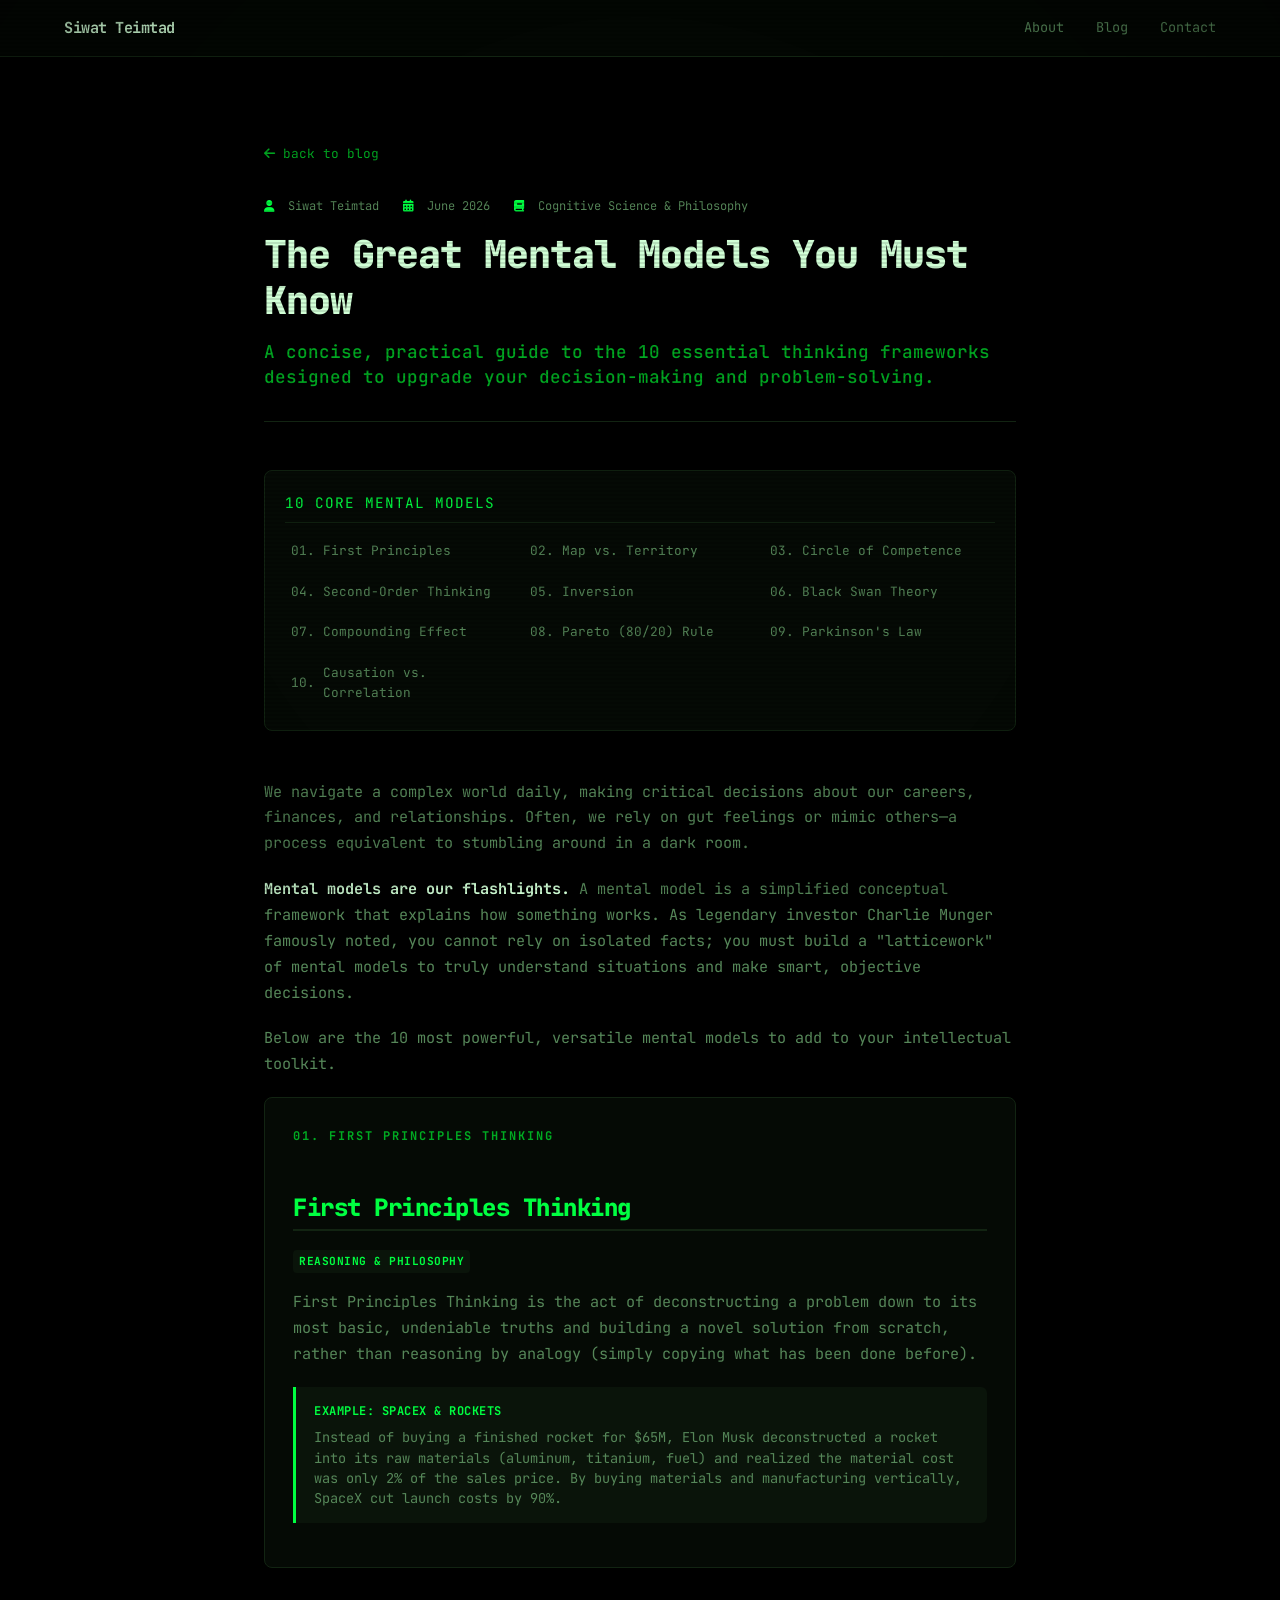
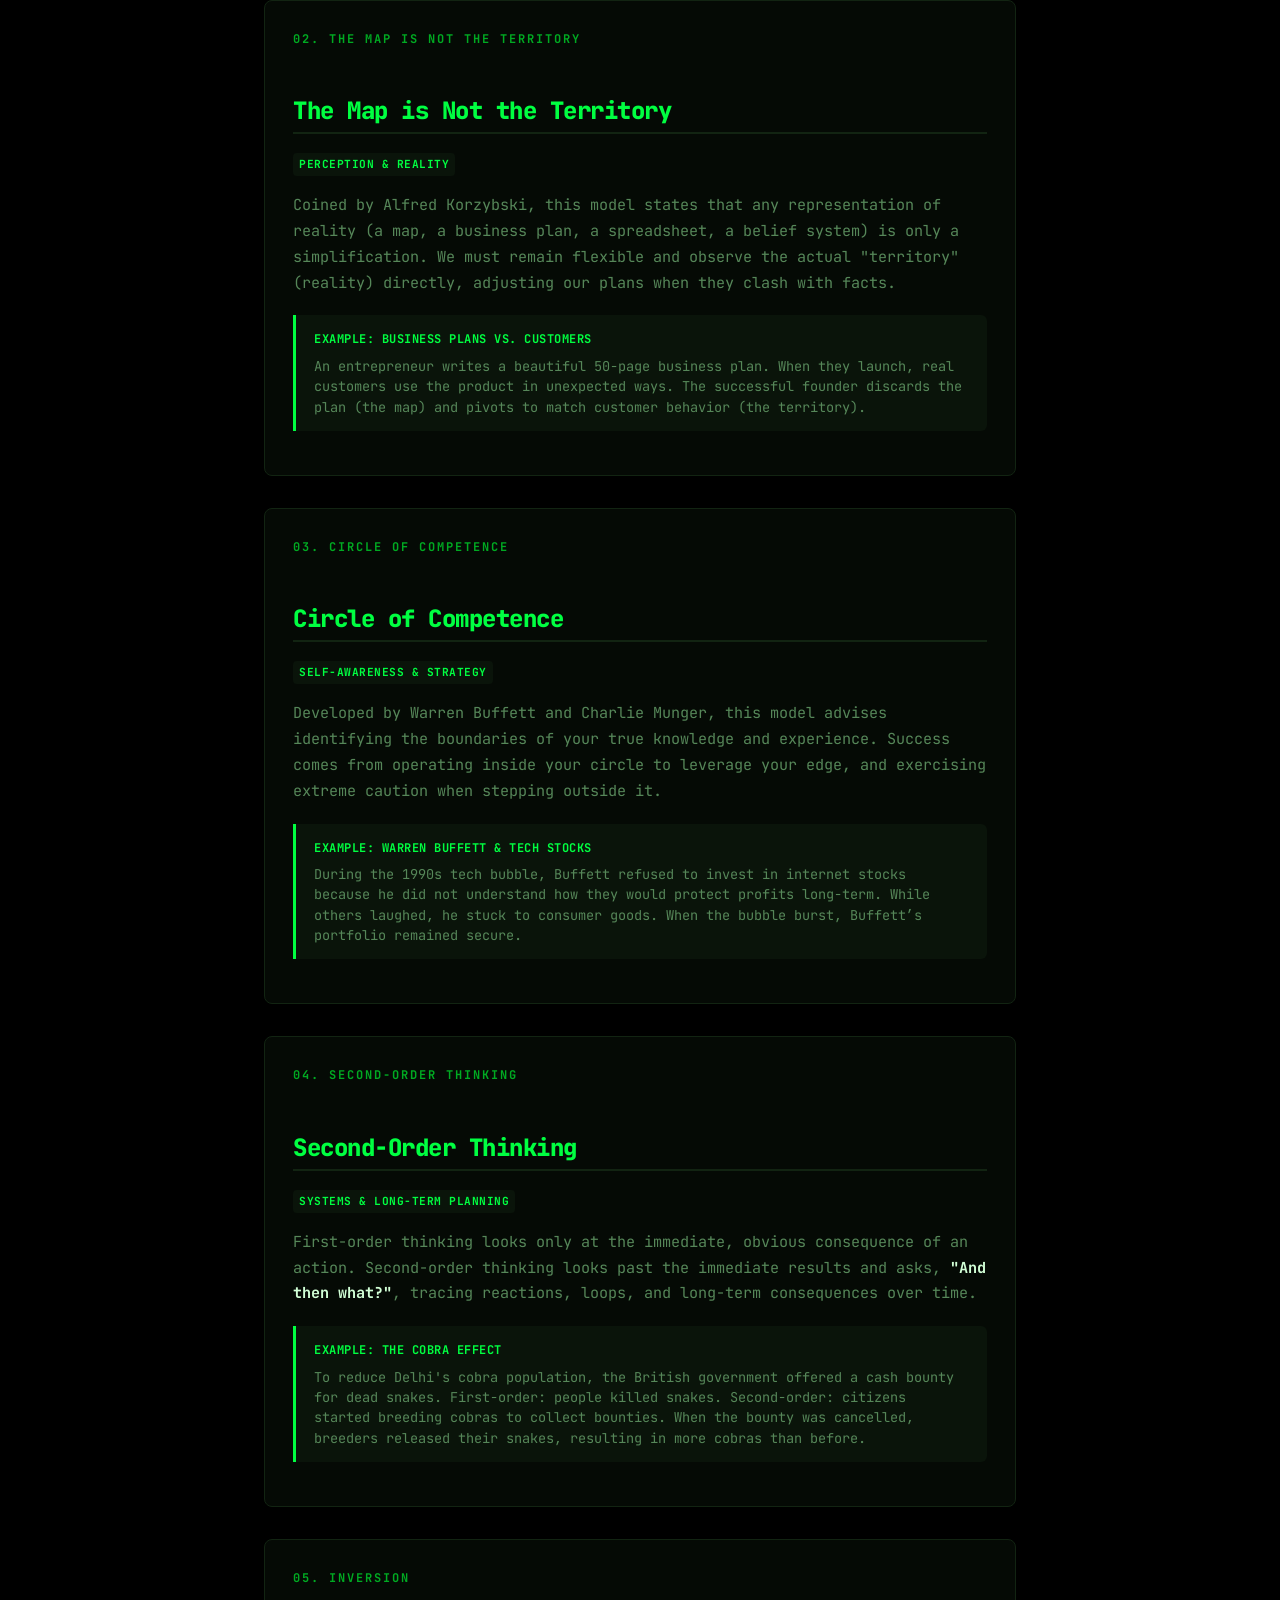
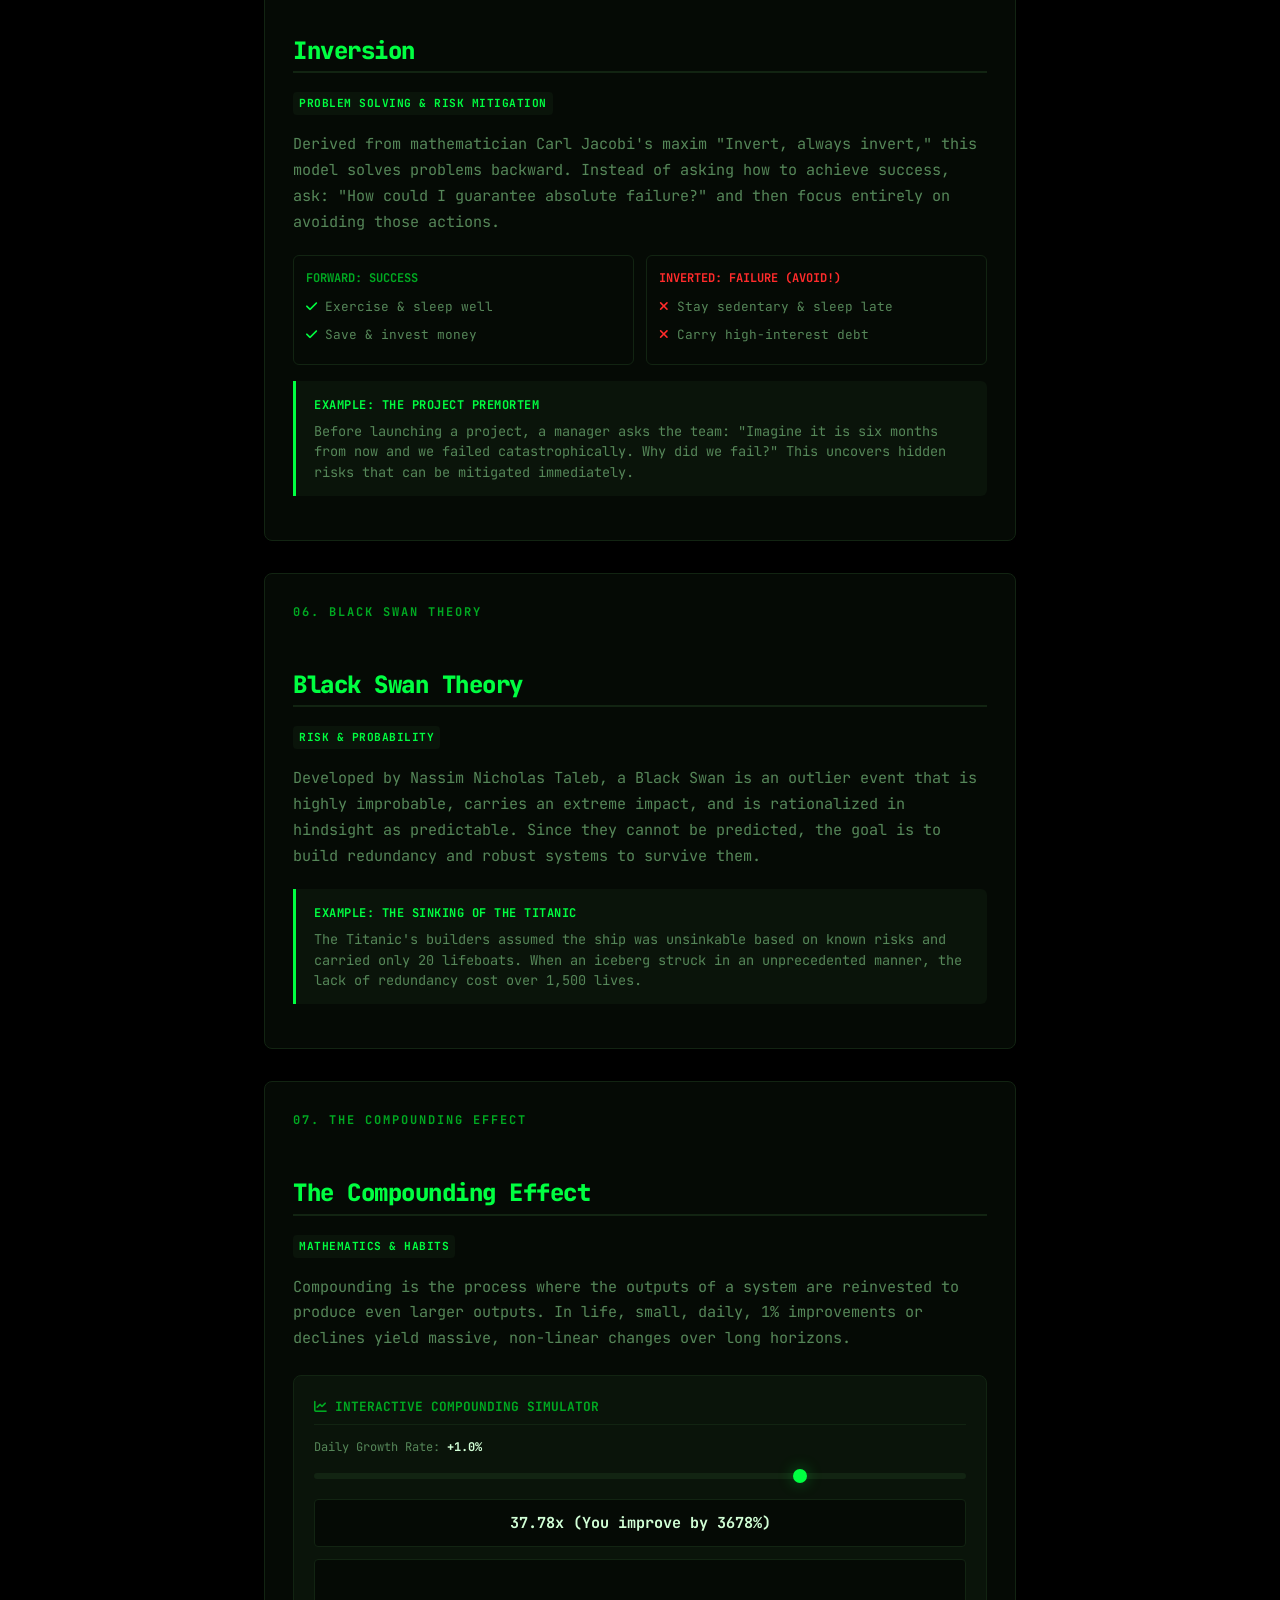
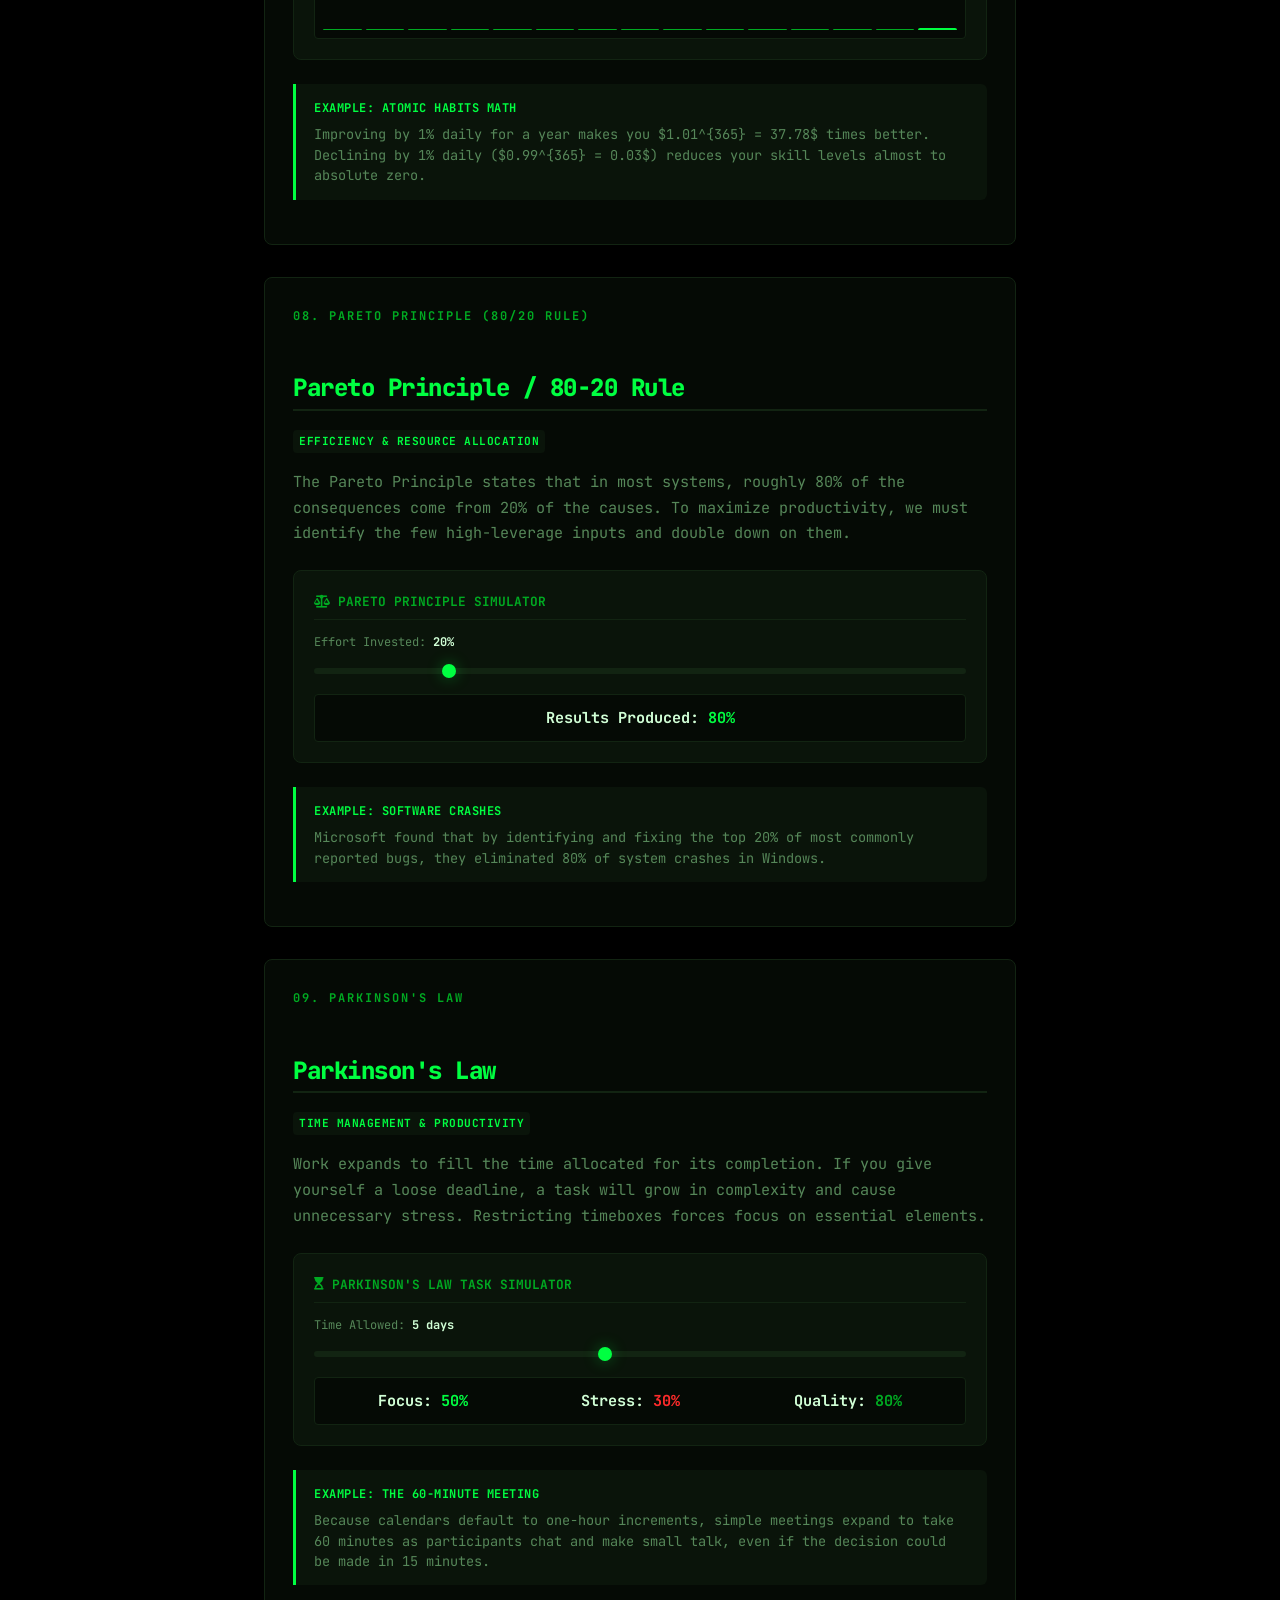
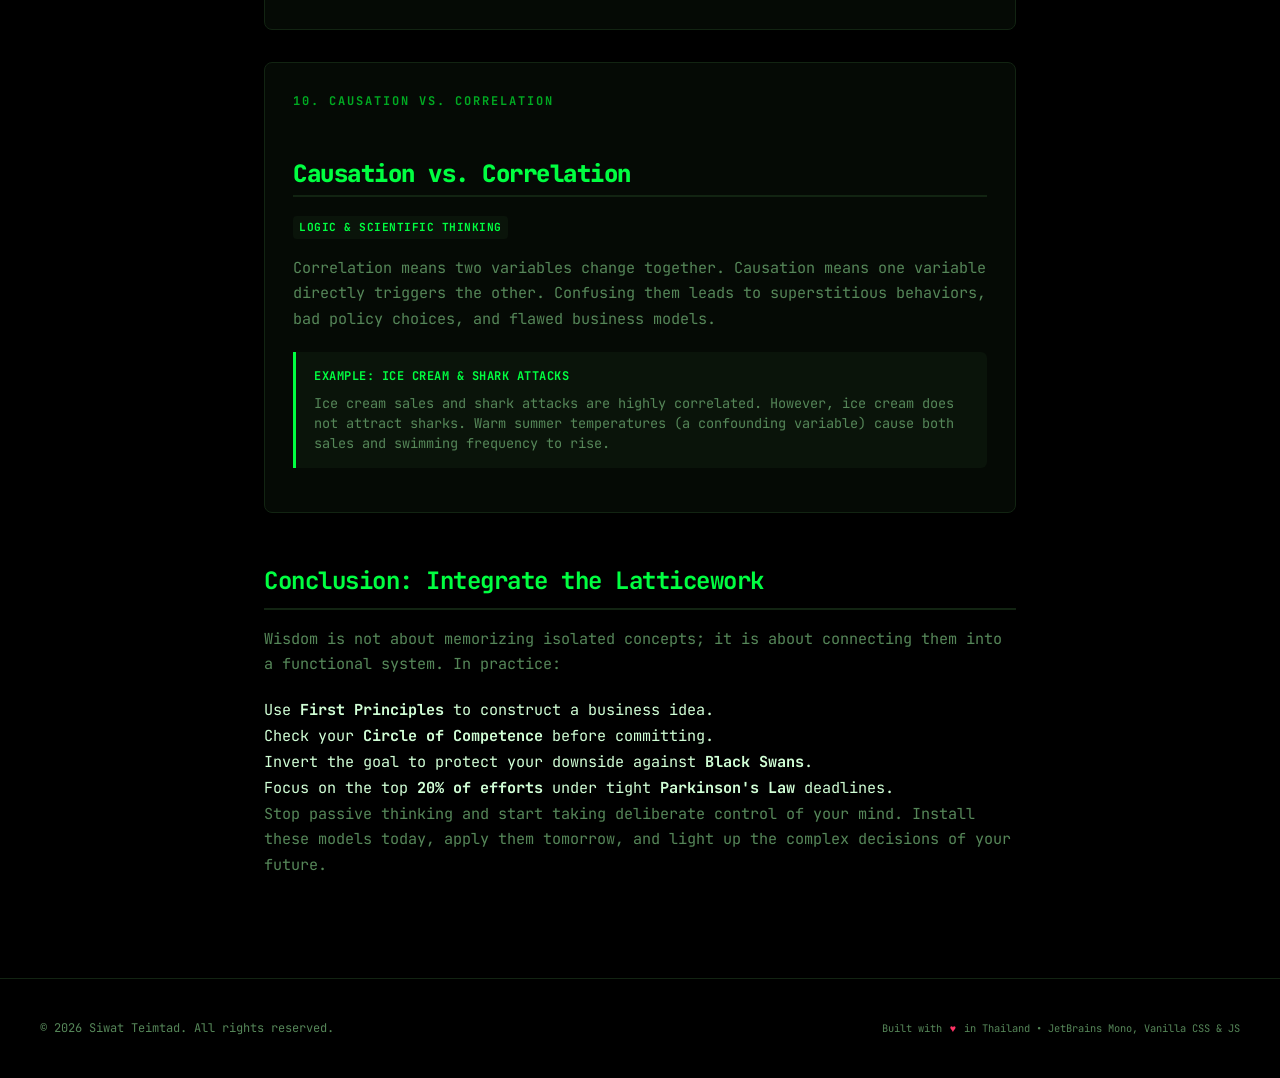
<file: mental_models.html>
<!DOCTYPE html>
<html lang="en">
<head>
  <meta charset="UTF-8">
  <meta name="viewport" content="width=device-width, initial-scale=1.0">
  <title>The Great Mental Models You Must Know | Siwat Teimtad</title>
  <meta name="description" content="A concise masterclass guide explaining the 10 core mental models that will upgrade your thinking, decision-making, and problem-solving.">
  
  <!-- JetBrains Mono Google Font -->
  <link rel="preconnect" href="https://fonts.googleapis.com">
  <link rel="preconnect" href="https://fonts.gstatic.com" crossorigin>
  <link href="https://fonts.googleapis.com/css2?family=JetBrains+Mono:ital,wght@0,100..800;1,100..800&display=swap" rel="stylesheet">
  
  <!-- FontAwesome Icons -->
  <link rel="stylesheet" href="https://cdnjs.cloudflare.com/ajax/libs/font-awesome/6.4.0/css/all.min.css">
  
  <link rel="stylesheet" href="style.css">
  <style>
    /* Article Page Specific Styling */
    .article-section {
      padding-top: 140px;
      padding-bottom: 80px;
      min-height: 100vh;
      position: relative;
      z-index: 2;
    }
    
    .article-container {
      max-width: 800px;
      margin: 0 auto;
      padding: 0 24px;
    }
    
    .article-back-link {
      display: inline-flex;
      align-items: center;
      gap: 8px;
      font-size: 0.8rem;
      color: var(--color-secondary);
      margin-bottom: 32px;
      transition: color var(--transition-fast);
    }
    
    .article-back-link:hover {
      color: var(--color-primary);
    }
    
    .article-header {
      margin-bottom: 48px;
      border-bottom: 1px solid var(--border-color);
      padding-bottom: 32px;
    }
    
    .article-meta {
      display: flex;
      gap: 24px;
      font-size: 0.75rem;
      color: var(--text-muted);
      margin-bottom: 16px;
    }
    
    .article-meta span i {
      color: var(--color-primary);
      margin-right: 6px;
    }
    
    .article-title {
      font-size: 2.4rem;
      line-height: 1.2;
      font-weight: 800;
      color: var(--text-main);
      margin-bottom: 16px;
      letter-spacing: -1px;
    }
    
    .article-subtitle {
      font-size: 1.1rem;
      color: var(--color-secondary);
      font-weight: 500;
      line-height: 1.4;
    }
    
    /* Interactive Navigation Wheel */
    .toc-container {
      background-color: var(--bg-secondary);
      border: 1px solid var(--border-color);
      border-radius: 8px;
      padding: 20px;
      margin-bottom: 48px;
    }
    
    .toc-title {
      font-size: 0.9rem;
      color: var(--color-primary);
      margin-bottom: 12px;
      text-transform: uppercase;
      letter-spacing: 1px;
      border-bottom: 1px solid var(--border-color);
      padding-bottom: 8px;
    }
    
    .toc-grid {
      display: grid;
      grid-template-columns: repeat(auto-fill, minmax(220px, 1fr));
      gap: 8px;
    }
    
    .toc-item {
      font-size: 0.8rem;
      color: var(--text-muted);
      display: flex;
      align-items: center;
      gap: 8px;
      padding: 6px;
      border-radius: 4px;
      transition: all var(--transition-fast);
    }
    
    .toc-item:hover {
      background-color: var(--bg-elevated);
      color: var(--color-primary);
      transform: translateX(4px);
    }
    
    .article-content {
      font-size: 0.95rem;
      line-height: 1.7;
      color: var(--text-main);
    }
    
    .article-content p {
      margin-bottom: 20px;
      color: var(--text-muted);
    }
    
    .article-content strong {
      color: var(--text-main);
    }
    
    .article-content h2 {
      font-size: 1.5rem;
      color: var(--color-primary);
      margin-top: 48px;
      margin-bottom: 16px;
      border-bottom: 2px solid var(--border-color);
      padding-bottom: 6px;
      letter-spacing: -0.5px;
    }
    
    .article-content h3 {
      font-size: 1.15rem;
      color: var(--color-secondary);
      margin-top: 28px;
      margin-bottom: 12px;
    }
    
    .model-card {
      background-color: var(--bg-secondary);
      border: 1px solid var(--border-color);
      border-radius: 8px;
      padding: 28px;
      margin-bottom: 32px;
      position: relative;
      z-index: 2;
      transition: border-color var(--transition-fast);
    }
    
    .model-card:hover {
      border-color: var(--border-focus);
    }
    
    .model-num {
      font-size: 0.75rem;
      color: var(--color-secondary);
      font-weight: 700;
      margin-bottom: 4px;
      display: block;
      text-transform: uppercase;
      letter-spacing: 2px;
    }
    
    .model-heading {
      font-size: 1.6rem;
      font-weight: 800;
      margin-bottom: 16px;
      color: var(--text-main);
      line-height: 1.2;
      letter-spacing: -0.5px;
    }
    
    .section-tag {
      display: inline-block;
      font-size: 0.7rem;
      font-weight: 700;
      background-color: var(--bg-elevated);
      color: var(--color-primary);
      padding: 2px 6px;
      border-radius: 4px;
      margin-bottom: 16px;
      text-transform: uppercase;
      letter-spacing: 0.5px;
    }
    
    .model-example {
      margin-top: 16px;
      padding: 14px 18px;
      background-color: var(--bg-elevated);
      border-left: 3px solid var(--color-primary);
      border-radius: 0 6px 6px 0;
      margin-bottom: 16px;
    }
    
    .example-title {
      font-size: 0.75rem;
      font-weight: 700;
      color: var(--color-primary);
      text-transform: uppercase;
      margin-bottom: 6px;
      letter-spacing: 0.5px;
    }
    
    .example-body {
      font-size: 0.85rem;
      color: var(--text-muted);
      line-height: 1.5;
      margin-bottom: 0 !important;
    }
    
    /* Interactive Simulator Elements */
    .simulator-container {
      background: var(--bg-elevated);
      border: 1px solid var(--border-color);
      border-radius: 8px;
      padding: 20px;
      margin: 24px 0;
    }
    
    .simulator-title {
      font-size: 0.8rem;
      font-weight: 700;
      color: var(--color-secondary);
      text-transform: uppercase;
      margin-bottom: 12px;
      border-bottom: 1px solid var(--border-color);
      padding-bottom: 6px;
      display: flex;
      align-items: center;
      gap: 8px;
    }
    
    .sim-control {
      margin-bottom: 12px;
    }
    
    .sim-label {
      font-size: 0.75rem;
      color: var(--text-muted);
      margin-bottom: 4px;
      display: block;
    }
    
    .sim-slider {
      width: 100%;
      height: 6px;
      background: var(--border-color);
      border-radius: 3px;
      outline: none;
      -webkit-appearance: none;
    }
    
    .sim-slider::-webkit-slider-thumb {
      -webkit-appearance: none;
      width: 14px;
      height: 14px;
      border-radius: 50%;
      background: var(--color-primary);
      cursor: pointer;
      box-shadow: var(--glow-gold);
    }
    
    .sim-output {
      font-family: var(--font-family);
      font-size: 0.95rem;
      color: var(--text-main);
      font-weight: 700;
      background: var(--bg-secondary);
      padding: 10px;
      border-radius: 4px;
      border: 1px solid var(--border-color);
      text-align: center;
      margin-top: 12px;
    }
    
    /* Compounding chart visual list */
    .compounding-bar-container {
      display: flex;
      align-items: flex-end;
      gap: 4px;
      height: 80px;
      margin-top: 12px;
      background: var(--bg-secondary);
      padding: 8px;
      border-radius: 4px;
      border: 1px solid var(--border-color);
    }
    
    .compounding-bar {
      flex: 1;
      background: var(--color-secondary);
      height: 1%;
      transition: height 0.3s ease;
      border-radius: 2px 2px 0 0;
    }
    
    .compounding-bar:last-child {
      background: var(--color-primary);
    }
    
    /* Inversion Toggle Style */
    .inversion-box {
      display: grid;
      grid-template-columns: 1fr 1fr;
      gap: 12px;
      margin-top: 12px;
    }
    
    .inv-column {
      background: var(--bg-secondary);
      padding: 12px;
      border-radius: 6px;
      border: 1px solid var(--border-color);
    }
    
    .inv-header {
      font-size: 0.75rem;
      font-weight: 700;
      text-transform: uppercase;
      margin-bottom: 8px;
    }
    
    .inv-header.forward { color: var(--color-secondary); }
    .inv-header.inverted { color: var(--color-danger); }
    
    .inv-item {
      font-size: 0.8rem;
      color: var(--text-muted);
      margin-bottom: 6px;
    }
  </style>
</head>
<body>
  <!-- Matrix Digital Rain Background -->
  <canvas id="matrix-canvas"></canvas>

  <!-- Header / Navigation -->
  <header class="header">
    <div class="nav-container">
      <a href="index.html" class="logo-container">
        <span class="logo-text">Siwat Teimtad</span>
      </a>
      
      <nav class="nav-menu">
        <a href="index.html#about" class="nav-link">About</a>
        <a href="index.html#blog" class="nav-link">Blog</a>
        <a href="index.html#contact" class="nav-link">Contact</a>
      </nav>
    </div>
  </header>

  <!-- Main Article Section -->
  <main class="article-section">
    <div class="article-container">
      <a href="index.html#blog" class="article-back-link">
        <i class="fas fa-arrow-left"></i> back to blog
      </a>
      
      <article>
        <header class="article-header">
          <div class="article-meta">
            <span><i class="fas fa-user"></i> Siwat Teimtad</span>
            <span><i class="fas fa-calendar-alt"></i> June 2026</span>
            <span><i class="fas fa-book"></i> Cognitive Science & Philosophy</span>
          </div>
          <h1 class="article-title">The Great Mental Models You Must Know</h1>
          <p class="article-subtitle">
            A concise, practical guide to the 10 essential thinking frameworks designed to upgrade your decision-making and problem-solving.
          </p>
        </header>
        
        <!-- Table of Contents -->
        <div class="toc-container">
          <div class="toc-title">10 Core Mental Models</div>
          <div class="toc-grid">
            <a href="#first-principles" class="toc-item"><span>01.</span> First Principles</a>
            <a href="#map-territory" class="toc-item"><span>02.</span> Map vs. Territory</a>
            <a href="#circle-competence" class="toc-item"><span>03.</span> Circle of Competence</a>
            <a href="#second-order" class="toc-item"><span>04.</span> Second-Order Thinking</a>
            <a href="#inversion" class="toc-item"><span>05.</span> Inversion</a>
            <a href="#black-swan" class="toc-item"><span>06.</span> Black Swan Theory</a>
            <a href="#compounding" class="toc-item"><span>07.</span> Compounding Effect</a>
            <a href="#pareto" class="toc-item"><span>08.</span> Pareto (80/20) Rule</a>
            <a href="#parkinsons-law" class="toc-item"><span>09.</span> Parkinson's Law</a>
            <a href="#causation-correlation" class="toc-item"><span>10.</span> Causation vs. Correlation</a>
          </div>
        </div>
        
        <div class="article-content">
          <!-- Introduction -->
          <section class="intro-section">
            <p>
              We navigate a complex world daily, making critical decisions about our careers, finances, and relationships. Often, we rely on gut feelings or mimic others—a process equivalent to stumbling around in a dark room. 
            </p>
            <p>
              <strong>Mental models are our flashlights.</strong> A mental model is a simplified conceptual framework that explains how something works. As legendary investor Charlie Munger famously noted, you cannot rely on isolated facts; you must build a "latticework" of mental models to truly understand situations and make smart, objective decisions.
            </p>
            <p>
              Below are the 10 most powerful, versatile mental models to add to your intellectual toolkit.
            </p>
          </section>

          <!-- 01. First Principles Thinking -->
          <section id="first-principles" class="model-card">
            <span class="model-num">01. First Principles Thinking</span>
            <h2 class="model-heading">First Principles Thinking</h2>
            <span class="section-tag">Reasoning & Philosophy</span>
            <p>
              First Principles Thinking is the act of deconstructing a problem down to its most basic, undeniable truths and building a novel solution from scratch, rather than reasoning by analogy (simply copying what has been done before).
            </p>
            <div class="model-example">
              <div class="example-title">Example: SpaceX & Rockets</div>
              <p class="example-body">
                Instead of buying a finished rocket for $65M, Elon Musk deconstructed a rocket into its raw materials (aluminum, titanium, fuel) and realized the material cost was only 2% of the sales price. By buying materials and manufacturing vertically, SpaceX cut launch costs by 90%.
              </p>
            </div>
          </section>

          <!-- 02. The Map is Not the Territory -->
          <section id="map-territory" class="model-card">
            <span class="model-num">02. The Map is Not the Territory</span>
            <h2 class="model-heading">The Map is Not the Territory</h2>
            <span class="section-tag">Perception & Reality</span>
            <p>
              Coined by Alfred Korzybski, this model states that any representation of reality (a map, a business plan, a spreadsheet, a belief system) is only a simplification. We must remain flexible and observe the actual "territory" (reality) directly, adjusting our plans when they clash with facts.
            </p>
            <div class="model-example">
              <div class="example-title">Example: Business Plans vs. Customers</div>
              <p class="example-body">
                An entrepreneur writes a beautiful 50-page business plan. When they launch, real customers use the product in unexpected ways. The successful founder discards the plan (the map) and pivots to match customer behavior (the territory).
              </p>
            </div>
          </section>

          <!-- 03. Circle of Competence -->
          <section id="circle-competence" class="model-card">
            <span class="model-num">03. Circle of Competence</span>
            <h2 class="model-heading">Circle of Competence</h2>
            <span class="section-tag">Self-Awareness & Strategy</span>
            <p>
              Developed by Warren Buffett and Charlie Munger, this model advises identifying the boundaries of your true knowledge and experience. Success comes from operating inside your circle to leverage your edge, and exercising extreme caution when stepping outside it.
            </p>
            <div class="model-example">
              <div class="example-title">Example: Warren Buffett & Tech Stocks</div>
              <p class="example-body">
                During the 1990s tech bubble, Buffett refused to invest in internet stocks because he did not understand how they would protect profits long-term. While others laughed, he stuck to consumer goods. When the bubble burst, Buffett’s portfolio remained secure.
              </p>
            </div>
          </section>

          <!-- 04. Second-Order Thinking -->
          <section id="second-order" class="model-card">
            <span class="model-num">04. Second-Order Thinking</span>
            <h2 class="model-heading">Second-Order Thinking</h2>
            <span class="section-tag">Systems & Long-Term Planning</span>
            <p>
              First-order thinking looks only at the immediate, obvious consequence of an action. Second-order thinking looks past the immediate results and asks, <strong>"And then what?"</strong>, tracing reactions, loops, and long-term consequences over time.
            </p>
            <div class="model-example">
              <div class="example-title">Example: The Cobra Effect</div>
              <p class="example-body">
                To reduce Delhi's cobra population, the British government offered a cash bounty for dead snakes. First-order: people killed snakes. Second-order: citizens started breeding cobras to collect bounties. When the bounty was cancelled, breeders released their snakes, resulting in more cobras than before.
              </p>
            </div>
          </section>

          <!-- 05. Inversion -->
          <section id="inversion" class="model-card">
            <span class="model-num">05. Inversion</span>
            <h2 class="model-heading">Inversion</h2>
            <span class="section-tag">Problem Solving & Risk Mitigation</span>
            <p>
              Derived from mathematician Carl Jacobi's maxim "Invert, always invert," this model solves problems backward. Instead of asking how to achieve success, ask: "How could I guarantee absolute failure?" and then focus entirely on avoiding those actions.
            </p>
            <div class="inversion-box" style="margin-bottom: 16px;">
              <div class="inv-column">
                <div class="inv-header forward">Forward: Success</div>
                <div class="inv-item"><i class="fas fa-check" style="color: var(--color-success)"></i> Exercise & sleep well</div>
                <div class="inv-item"><i class="fas fa-check" style="color: var(--color-success)"></i> Save & invest money</div>
              </div>
              <div class="inv-column">
                <div class="inv-header inverted">Inverted: Failure (Avoid!)</div>
                <div class="inv-item"><i class="fas fa-times" style="color: var(--color-danger)"></i> Stay sedentary & sleep late</div>
                <div class="inv-item"><i class="fas fa-times" style="color: var(--color-danger)"></i> Carry high-interest debt</div>
              </div>
            </div>
            <div class="model-example">
              <div class="example-title">Example: The Project Premortem</div>
              <p class="example-body">
                Before launching a project, a manager asks the team: "Imagine it is six months from now and we failed catastrophically. Why did we fail?" This uncovers hidden risks that can be mitigated immediately.
              </p>
            </div>
          </section>

          <!-- 06. Black Swan -->
          <section id="black-swan" class="model-card">
            <span class="model-num">06. Black Swan Theory</span>
            <h2 class="model-heading">Black Swan Theory</h2>
            <span class="section-tag">Risk & Probability</span>
            <p>
              Developed by Nassim Nicholas Taleb, a Black Swan is an outlier event that is highly improbable, carries an extreme impact, and is rationalized in hindsight as predictable. Since they cannot be predicted, the goal is to build redundancy and robust systems to survive them.
            </p>
            <div class="model-example">
              <div class="example-title">Example: The Sinking of the Titanic</div>
              <p class="example-body">
                The Titanic's builders assumed the ship was unsinkable based on known risks and carried only 20 lifeboats. When an iceberg struck in an unprecedented manner, the lack of redundancy cost over 1,500 lives.
              </p>
            </div>
          </section>

          <!-- 07. Compounding Effect -->
          <section id="compounding" class="model-card">
            <span class="model-num">07. The Compounding Effect</span>
            <h2 class="model-heading">The Compounding Effect</h2>
            <span class="section-tag">Mathematics & Habits</span>
            <p>
              Compounding is the process where the outputs of a system are reinvested to produce even larger outputs. In life, small, daily, 1% improvements or declines yield massive, non-linear changes over long horizons.
            </p>
            
            <!-- Interactive Compounding Simulator -->
            <div class="simulator-container">
              <div class="simulator-title"><i class="fas fa-chart-line"></i> Interactive Compounding Simulator</div>
              <div class="sim-control">
                <span class="sim-label">Daily Growth Rate: <strong id="compound-val">+1.0%</strong></span>
                <input type="range" id="compound-rate" class="sim-slider" min="-2.0" max="2.0" step="0.1" value="1.0">
              </div>
              <div class="sim-output" id="compound-result">
                37.78x (Your growth over 365 days)
              </div>
              <div class="compounding-bar-container" id="chart-bars">
                <span class="compounding-bar"></span>
                <span class="compounding-bar"></span>
                <span class="compounding-bar"></span>
                <span class="compounding-bar"></span>
                <span class="compounding-bar"></span>
                <span class="compounding-bar"></span>
                <span class="compounding-bar"></span>
                <span class="compounding-bar"></span>
                <span class="compounding-bar"></span>
                <span class="compounding-bar"></span>
                <span class="compounding-bar"></span>
                <span class="compounding-bar"></span>
                <span class="compounding-bar"></span>
                <span class="compounding-bar"></span>
                <span class="compounding-bar"></span>
              </div>
            </div>

            <div class="model-example">
              <div class="example-title">Example: Atomic Habits Math</div>
              <p class="example-body">
                Improving by 1% daily for a year makes you $1.01^{365} = 37.78$ times better. Declining by 1% daily ($0.99^{365} = 0.03$) reduces your skill levels almost to absolute zero.
              </p>
            </div>
          </section>

          <!-- 08. Pareto Principle -->
          <section id="pareto" class="model-card">
            <span class="model-num">08. Pareto Principle (80/20 Rule)</span>
            <h2 class="model-heading">Pareto Principle / 80-20 Rule</h2>
            <span class="section-tag">Efficiency & Resource Allocation</span>
            <p>
              The Pareto Principle states that in most systems, roughly 80% of the consequences come from 20% of the causes. To maximize productivity, we must identify the few high-leverage inputs and double down on them.
            </p>

            <!-- Interactive Pareto Simulator -->
            <div class="simulator-container">
              <div class="simulator-title"><i class="fas fa-balance-scale"></i> Pareto Principle Simulator</div>
              <div class="sim-control">
                <span class="sim-label">Effort Invested: <strong id="effort-val">20%</strong></span>
                <input type="range" id="pareto-slider" class="sim-slider" min="0" max="100" step="5" value="20">
              </div>
              <div class="sim-output">
                Results Produced: <strong id="result-val" style="color: var(--color-primary);">80%</strong>
              </div>
            </div>

            <div class="model-example">
              <div class="example-title">Example: Software Crashes</div>
              <p class="example-body">
                Microsoft found that by identifying and fixing the top 20% of most commonly reported bugs, they eliminated 80% of system crashes in Windows.
              </p>
            </div>
          </section>

          <!-- 09. Parkinson's Law -->
          <section id="parkinsons-law" class="model-card">
            <span class="model-num">09. Parkinson's Law</span>
            <h2 class="model-heading">Parkinson's Law</h2>
            <span class="section-tag">Time Management & Productivity</span>
            <p>
              Work expands to fill the time allocated for its completion. If you give yourself a loose deadline, a task will grow in complexity and cause unnecessary stress. Restricting timeboxes forces focus on essential elements.
            </p>

            <!-- Interactive Task Simulator -->
            <div class="simulator-container">
              <div class="simulator-title"><i class="fas fa-hourglass-start"></i> Parkinson's Law Task Simulator</div>
              <div class="sim-control">
                <span class="sim-label">Time Allowed: <strong id="time-val">5 days</strong></span>
                <input type="range" id="parkinson-time" class="sim-slider" min="1" max="10" step="1" value="5">
              </div>
              <div class="sim-output">
                <div style="display: flex; justify-content: space-around; gap: 8px;">
                  <div>Focus: <strong id="focus-val" style="color: var(--color-success);">50%</strong></div>
                  <div>Stress: <strong id="stress-val" style="color: var(--color-danger);">30%</strong></div>
                  <div>Quality: <strong id="quality-val" style="color: var(--color-secondary);">80%</strong></div>
                </div>
              </div>
            </div>

            <div class="model-example">
              <div class="example-title">Example: The 60-Minute Meeting</div>
              <p class="example-body">
                Because calendars default to one-hour increments, simple meetings expand to take 60 minutes as participants chat and make small talk, even if the decision could be made in 15 minutes.
              </p>
            </div>
          </section>

          <!-- 10. Causation vs. Correlation -->
          <section id="causation-correlation" class="model-card">
            <span class="model-num">10. Causation vs. Correlation</span>
            <h2 class="model-heading">Causation vs. Correlation</h2>
            <span class="section-tag">Logic & Scientific Thinking</span>
            <p>
              Correlation means two variables change together. Causation means one variable directly triggers the other. Confusing them leads to superstitious behaviors, bad policy choices, and flawed business models.
            </p>
            <div class="model-example">
              <div class="example-title">Example: Ice Cream & Shark Attacks</div>
              <p class="example-body">
                Ice cream sales and shark attacks are highly correlated. However, ice cream does not attract sharks. Warm summer temperatures (a confounding variable) cause both sales and swimming frequency to rise.
              </p>
            </div>
          </section>

          <!-- Conclusion -->
          <section class="conclusion-section" style="margin-top: 48px;">
            <h2>Conclusion: Integrate the Latticework</h2>
            <p>
              Wisdom is not about memorizing isolated concepts; it is about connecting them into a functional system. In practice:
            </p>
            <ul>
              <li>Use <strong>First Principles</strong> to construct a business idea.</li>
              <li>Check your <strong>Circle of Competence</strong> before committing.</li>
              <li>Invert the goal to protect your downside against <strong>Black Swans</strong>.</li>
              <li>Focus on the top <strong>20% of efforts</strong> under tight <strong>Parkinson's Law</strong> deadlines.</li>
            </ul>
            <p>
              Stop passive thinking and start taking deliberate control of your mind. Install these models today, apply them tomorrow, and light up the complex decisions of your future.
            </p>
          </section>
        </div>
      </article>
    </div>
  </main>

  <footer class="footer">
    <div class="footer-container">
      <p class="footer-copy">&copy; 2026 Siwat Teimtad. All rights reserved.</p>
      <p class="footer-credit">Built with <span class="heart-icon">&hearts;</span> in Thailand &bull; JetBrains Mono, Vanilla CSS & JS</p>
    </div>
  </footer>

  <script src="script.js"></script>
  <script>
    // Interactive components functionality
    document.addEventListener('DOMContentLoaded', () => {
      // Compounding Calculator
      const compoundSlider = document.getElementById('compound-rate');
      const compoundVal = document.getElementById('compound-val');
      const compoundOutput = document.getElementById('compound-result');
      const chartBars = document.getElementById('chart-bars');
      
      if (compoundSlider && compoundOutput && chartBars) {
        const updateCompounding = () => {
          const rate = parseFloat(compoundSlider.value);
          compoundVal.textContent = (rate >= 0 ? '+' : '') + rate.toFixed(1) + '%';
          
          const factor = 1 + (rate / 100);
          const result = Math.pow(factor, 365);
          
          if (rate === 0) {
            compoundOutput.textContent = '1.00x (No change)';
          } else if (rate > 0) {
            compoundOutput.textContent = result.toFixed(2) + 'x (You improve by ' + ((result - 1) * 100).toFixed(0) + '%)';
          } else {
            compoundOutput.textContent = result.toFixed(5) + 'x (You decline to almost 0)';
          }
          
          const bars = chartBars.querySelectorAll('.compounding-bar');
          bars.forEach((bar, index) => {
            const step = index / (bars.length - 1);
            const intermediateResult = Math.pow(factor, step * 365);
            let heightPercent = 0;
            if (rate >= 0) {
              const maxResult = Math.pow(1 + (2.0 / 100), 365);
              heightPercent = (intermediateResult / maxResult) * 100;
            } else {
              heightPercent = intermediateResult * 100;
            }
            bar.style.height = Math.max(2, Math.min(100, heightPercent)) + '%';
          });
        };
        
        compoundSlider.addEventListener('input', updateCompounding);
        updateCompounding();
      }
      
      // Parkinson's Law Task Simulator
      const timeSlider = document.getElementById('parkinson-time');
      const timeVal = document.getElementById('time-val');
      const focusVal = document.getElementById('focus-val');
      const stressVal = document.getElementById('stress-val');
      const qualityVal = document.getElementById('quality-val');
      
      if (timeSlider) {
        const updateParkinson = () => {
          const days = parseInt(timeSlider.value);
          timeVal.textContent = days + (days === 1 ? ' day' : ' days');
          
          let focus = 100 - (days - 1) * 9.5;
          let stress = 100 - (days - 1) * 9.8;
          let quality = 0;
          
          if (days === 1) {
            focus = 98; stress = 95; quality = 70;
          } else if (days >= 2 && days <= 4) {
            focus = 85; stress = 60; quality = 95;
          } else if (days >= 5 && days <= 7) {
            focus = 50; stress = 30; quality = 80;
          } else {
            focus = 20; stress = 10; quality = 50;
          }
          
          focusVal.textContent = Math.max(10, Math.min(100, focus)).toFixed(0) + '%';
          stressVal.textContent = Math.max(5, Math.min(100, stress)).toFixed(0) + '%';
          qualityVal.textContent = Math.max(20, Math.min(100, quality)).toFixed(0) + '%';
        };
        
        timeSlider.addEventListener('input', updateParkinson);
        updateParkinson();
      }
      
      // Pareto Slider Simulator
      const paretoSlider = document.getElementById('pareto-slider');
      const effortVal = document.getElementById('effort-val');
      const resultVal = document.getElementById('result-val');
      
      if (paretoSlider) {
        const updatePareto = () => {
          const effort = parseInt(paretoSlider.value);
          effortVal.textContent = effort + '%';
          
          let result = 0;
          if (effort <= 20) {
            result = 4 * effort;
          } else {
            result = 80 + 0.25 * (effort - 20);
          }
          resultVal.textContent = result.toFixed(0) + '%';
        };
        
        paretoSlider.addEventListener('input', updatePareto);
        updatePareto();
      }
    });
  </script>
</body>
</html>
</file>
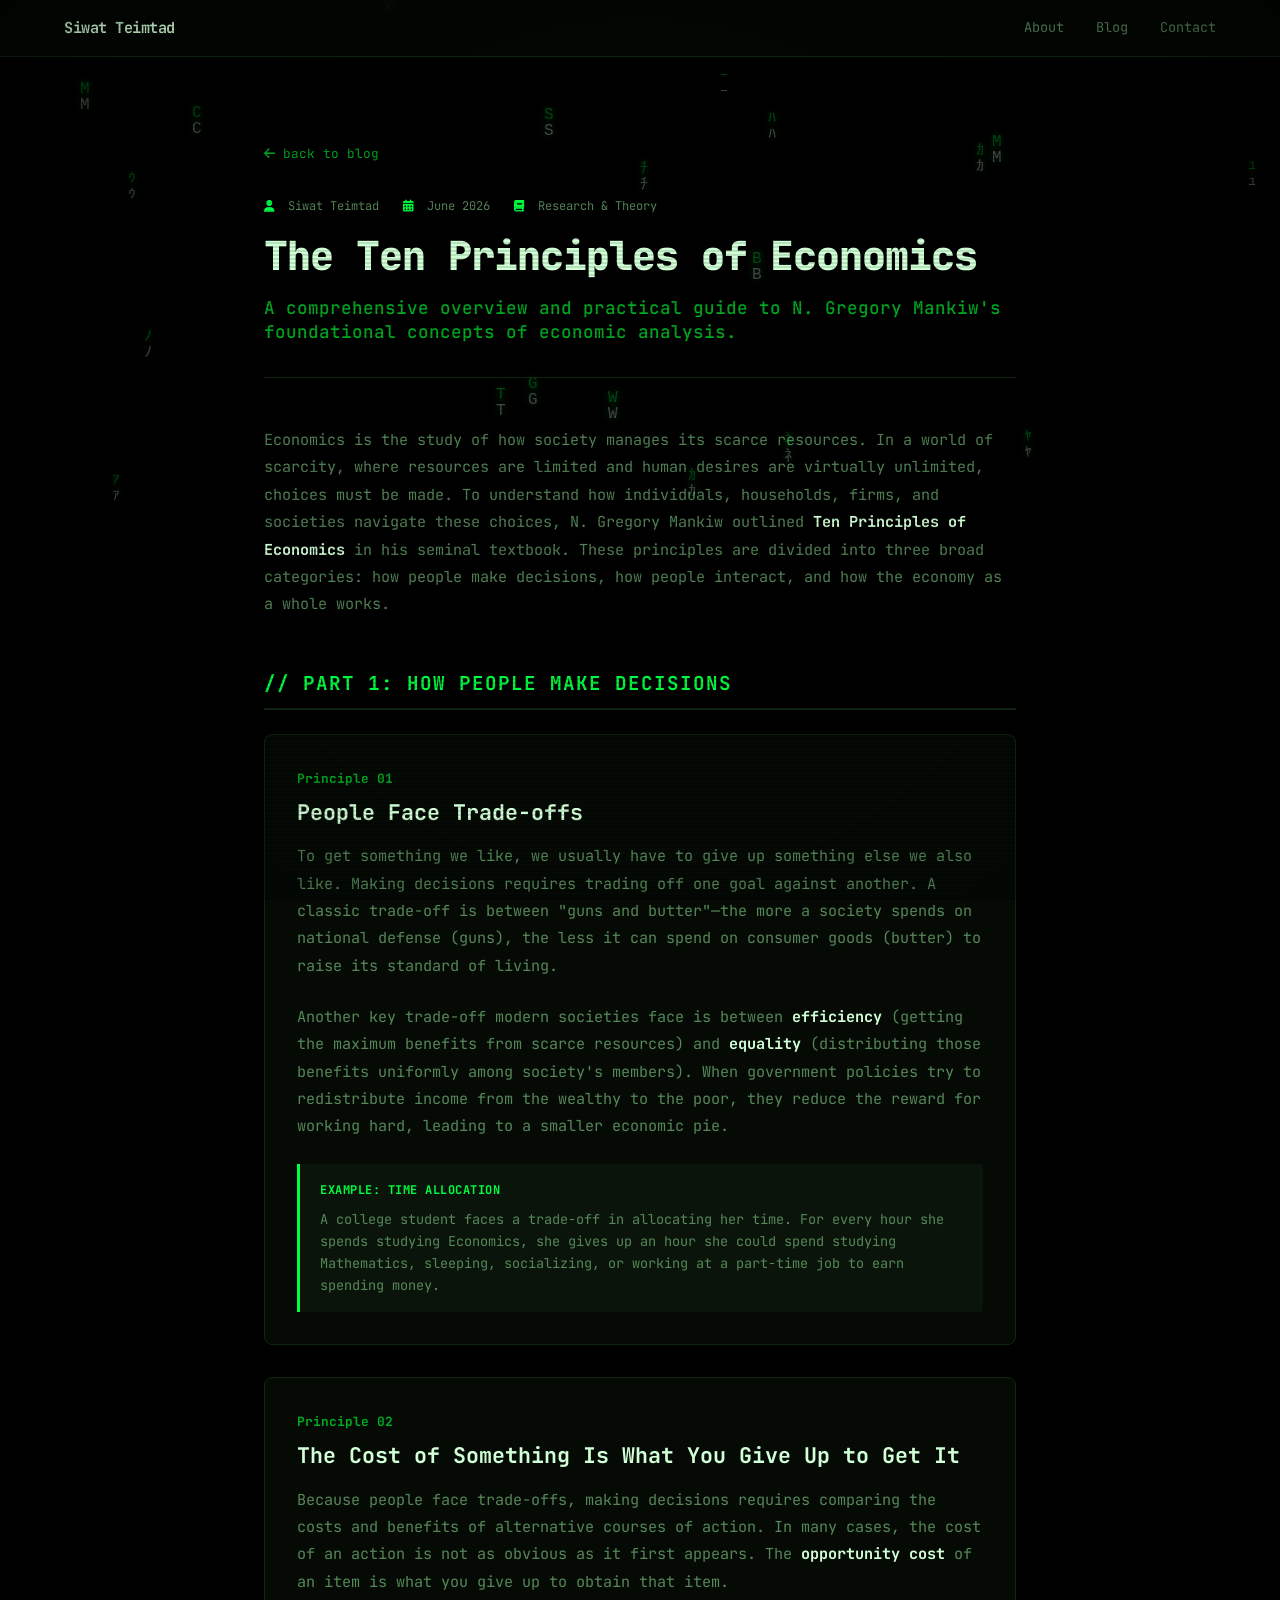
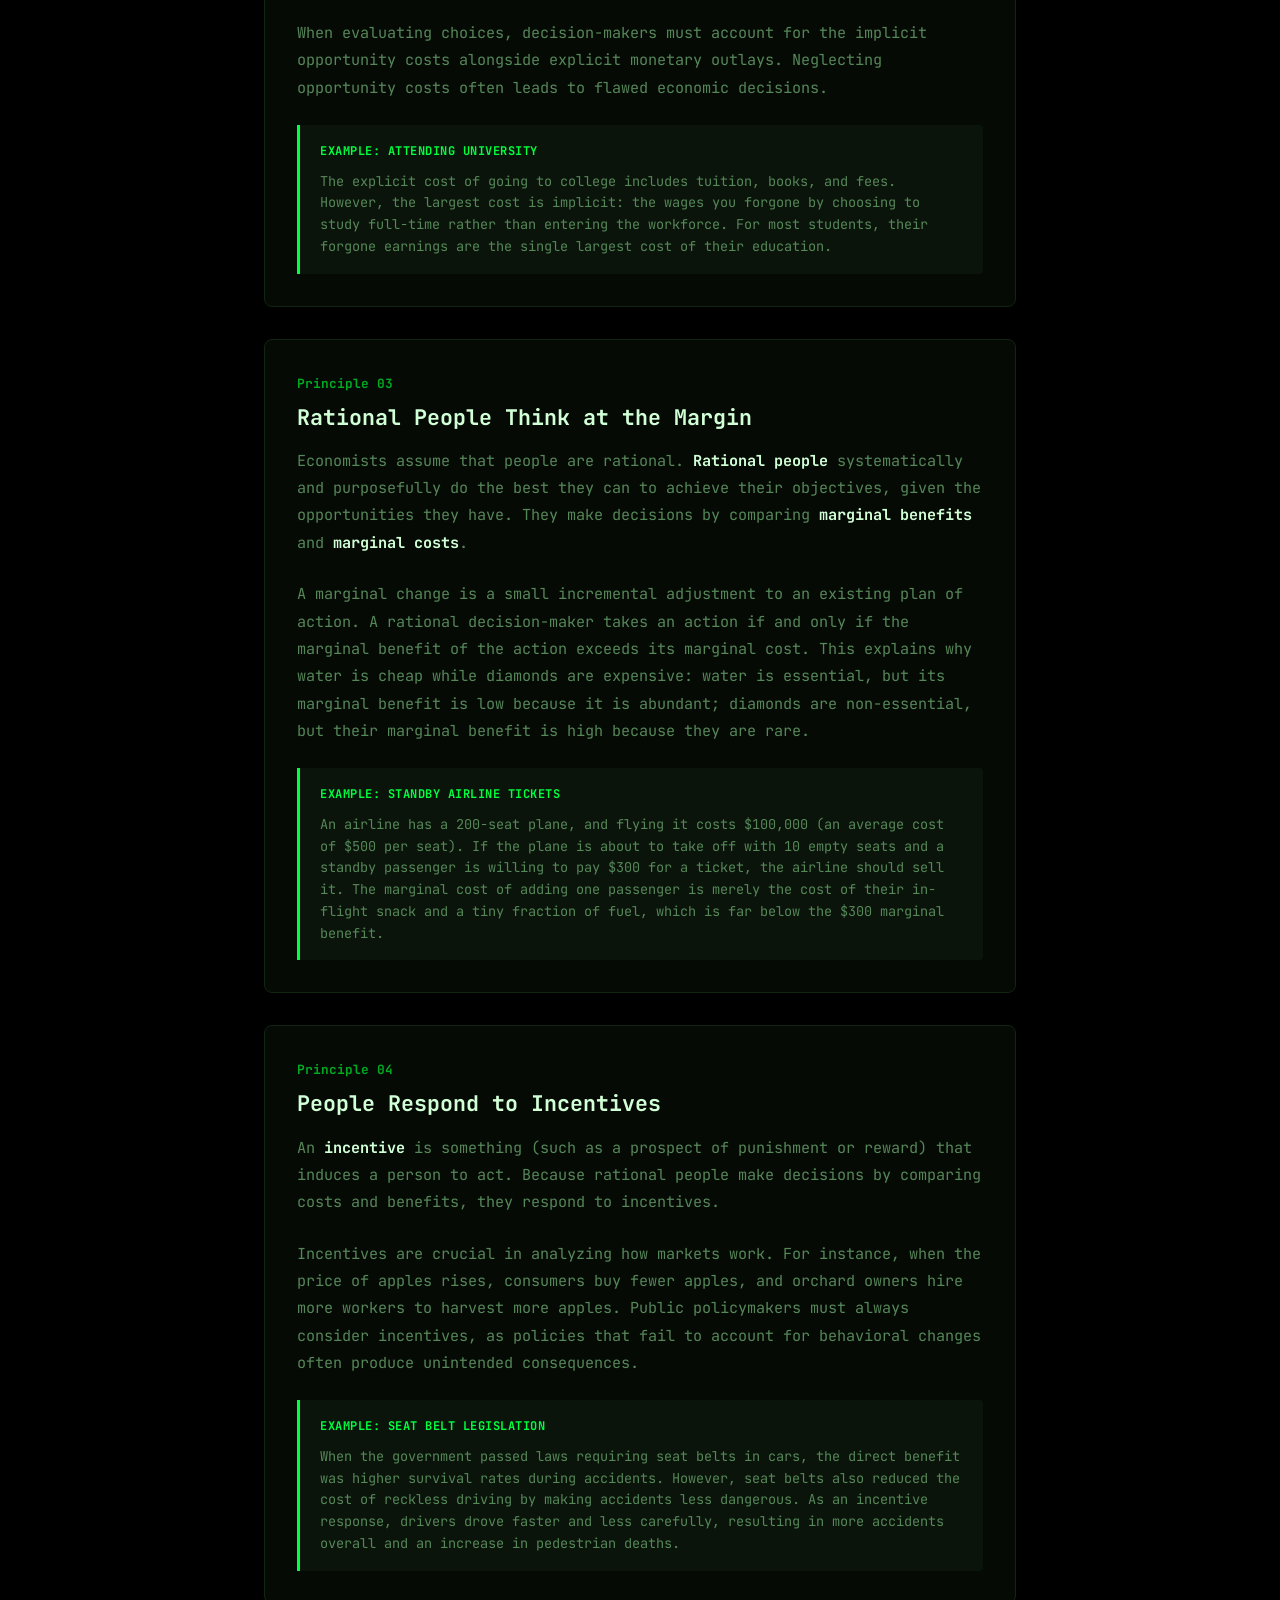
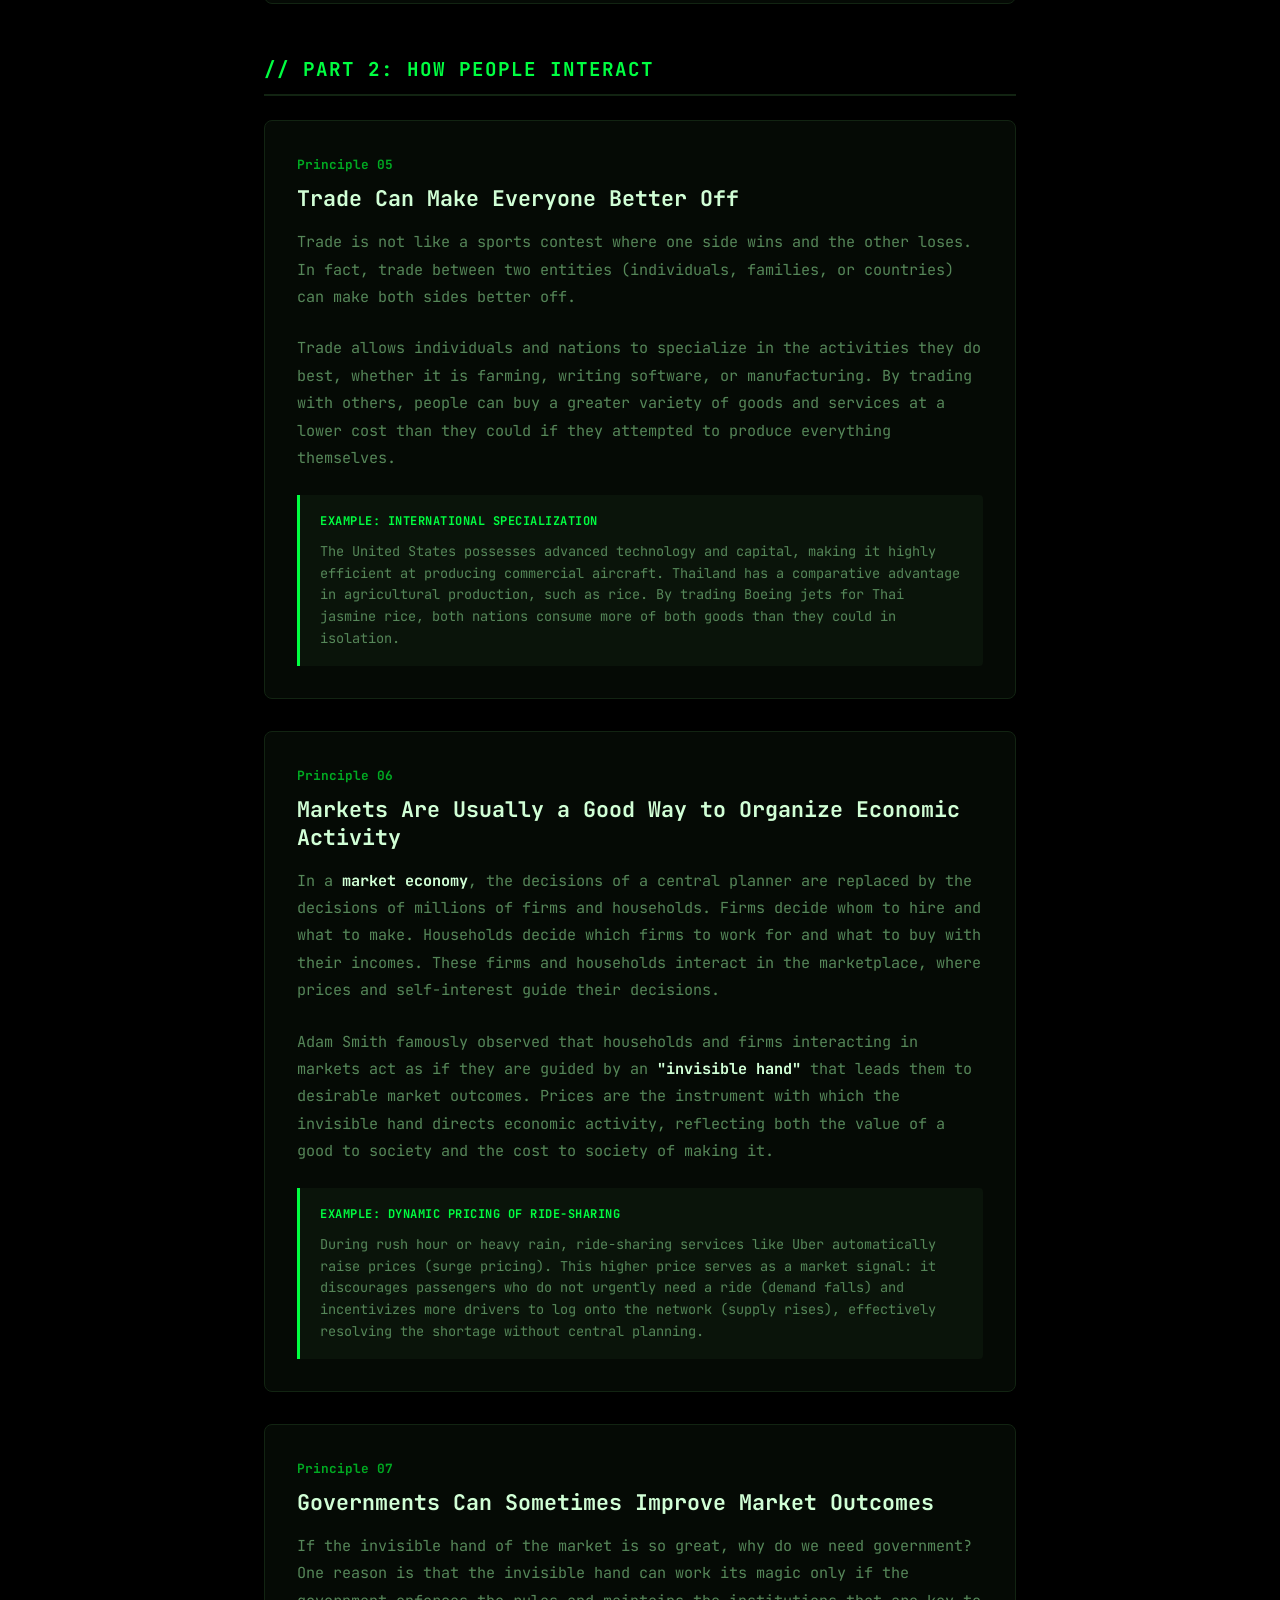
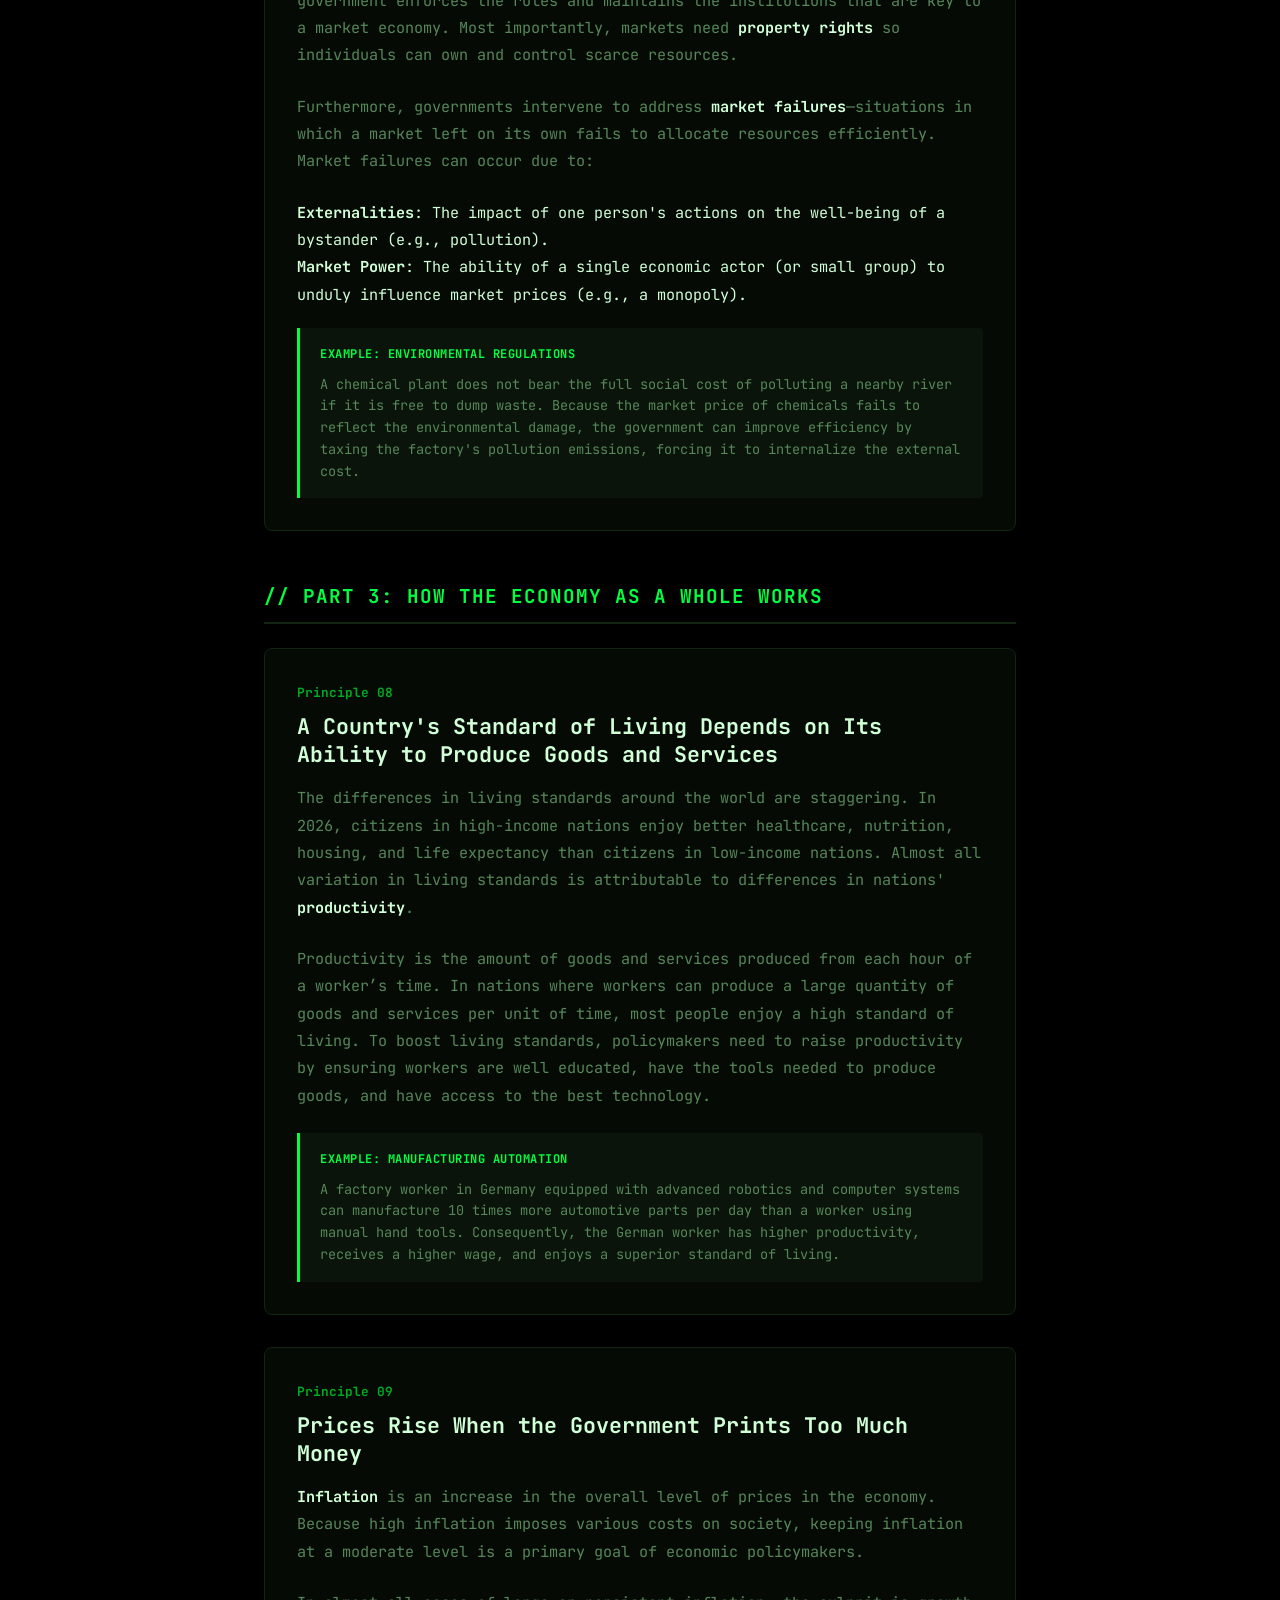
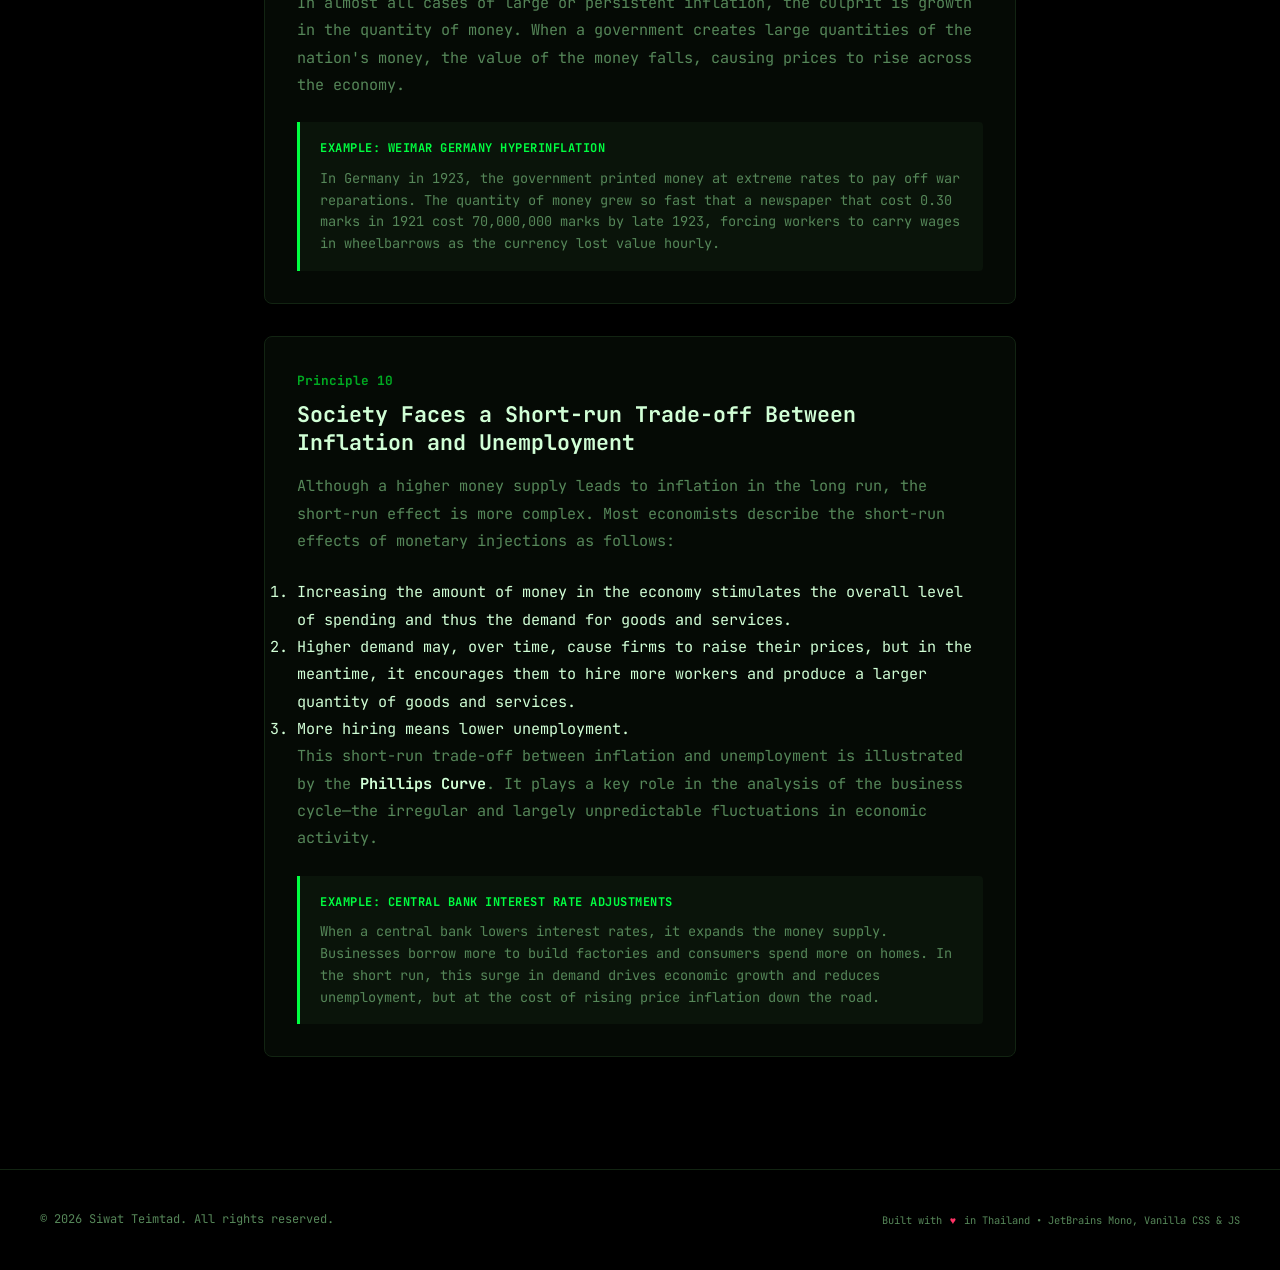
<file: principles_of_economics.html>
<!DOCTYPE html>
<html lang="en">
<head>
  <meta charset="UTF-8">
  <meta name="viewport" content="width=device-width, initial-scale=1.0">
  <title>The Ten Principles of Economics | Siwat Teimtad</title>
  <meta name="description" content="An in-depth analysis of Gregory Mankiw's Ten Principles of Economics with practical examples, written by Siwat Teimtad.">
  
  <!-- JetBrains Mono Google Font -->
  <link rel="preconnect" href="https://fonts.googleapis.com">
  <link rel="preconnect" href="https://fonts.gstatic.com" crossorigin>
  <link href="https://fonts.googleapis.com/css2?family=JetBrains+Mono:ital,wght@0,100..800;1,100..800&display=swap" rel="stylesheet">
  
  <!-- FontAwesome Icons -->
  <link rel="stylesheet" href="https://cdnjs.cloudflare.com/ajax/libs/font-awesome/6.4.0/css/all.min.css">
  
  <link rel="stylesheet" href="style.css">
  <style>
    /* Article Page Specific Styling */
    .article-section {
      padding-top: 140px;
      padding-bottom: 80px;
      min-height: 100vh;
    }
    
    .article-container {
      max-width: 800px;
      margin: 0 auto;
      padding: 0 24px;
    }
    
    .article-back-link {
      display: inline-flex;
      align-items: center;
      gap: 8px;
      font-size: 0.8rem;
      color: var(--color-secondary);
      margin-bottom: 32px;
      transition: color var(--transition-fast);
    }
    
    .article-back-link:hover {
      color: var(--color-primary);
    }
    
    .article-header {
      margin-bottom: 48px;
      border-bottom: 1px solid var(--border-color);
      padding-bottom: 32px;
    }
    
    .article-meta {
      display: flex;
      gap: 24px;
      font-size: 0.75rem;
      color: var(--text-muted);
      margin-bottom: 16px;
    }
    
    .article-meta span i {
      color: var(--color-primary);
      margin-right: 6px;
    }
    
    .article-title {
      font-size: 2.5rem;
      line-height: 1.2;
      font-weight: 800;
      color: var(--text-main);
      margin-bottom: 16px;
      letter-spacing: -1px;
    }
    
    .article-subtitle {
      font-size: 1.1rem;
      color: var(--color-secondary);
      font-weight: 500;
      line-height: 1.4;
    }
    
    .article-content {
      font-size: 0.95rem;
      line-height: 1.8;
      color: var(--text-main);
    }
    
    .article-content p {
      margin-bottom: 24px;
      color: var(--text-muted);
    }
    
    .article-content strong {
      color: var(--text-main);
    }
    
    .principle-group {
      margin-top: 48px;
      margin-bottom: 24px;
      border-bottom: 2px solid var(--border-color);
      padding-bottom: 8px;
    }
    
    .group-title {
      font-size: 1.2rem;
      color: var(--color-primary);
      text-transform: uppercase;
      letter-spacing: 1px;
      font-weight: 700;
    }
    
    .principle-card {
      background-color: var(--bg-secondary); /* Explicit solid dark background */
      border: 1px solid var(--border-color);
      border-radius: 8px;
      padding: 32px;
      margin-bottom: 32px;
      position: relative;
      z-index: 2; /* Force overlay in front of matrix canvas rain */
      transition: border-color var(--transition-fast);
    }
    
    .principle-card:hover {
      border-color: var(--border-focus);
    }
    
    .principle-num {
      font-size: 0.8rem;
      color: var(--color-secondary);
      font-weight: 700;
      margin-bottom: 8px;
      display: block;
    }
    
    .principle-heading {
      font-size: 1.35rem;
      font-weight: 700;
      margin-bottom: 16px;
      color: var(--text-main);
      line-height: 1.3;
    }
    
    .principle-example {
      margin-top: 20px;
      padding: 16px 20px;
      background-color: var(--bg-elevated); /* Solid color to improve text legibility */
      border-left: 3px solid var(--color-primary);
      border-radius: 0 4px 4px 0;
    }
    
    .example-title {
      font-size: 0.75rem;
      font-weight: 700;
      color: var(--color-primary);
      text-transform: uppercase;
      margin-bottom: 8px;
      letter-spacing: 0.5px;
    }
    
    .example-body {
      font-size: 0.85rem;
      color: var(--text-muted);
      line-height: 1.6;
      margin-bottom: 0 !important;
    }
  </style>
</head>
<body>
  <!-- Matrix Digital Rain Background -->
  <canvas id="matrix-canvas"></canvas>

  <!-- Header / Navigation -->
  <header class="header">
    <div class="nav-container">
      <a href="index.html" class="logo-container">
        <span class="logo-text">Siwat Teimtad</span>
      </a>
      
      <nav class="nav-menu">
        <a href="index.html#about" class="nav-link">About</a>
        <a href="index.html#blog" class="nav-link">Blog</a>
        <a href="index.html#contact" class="nav-link">Contact</a>
      </nav>
    </div>
  </header>

  <!-- Main Article Section -->
  <main class="article-section">
    <div class="article-container">
      <a href="index.html#blog" class="article-back-link">
        <i class="fas fa-arrow-left"></i> back to blog
      </a>
      
      <article>
        <header class="article-header">
          <div class="article-meta">
            <span><i class="fas fa-user"></i> Siwat Teimtad</span>
            <span><i class="fas fa-calendar-alt"></i> June 2026</span>
            <span><i class="fas fa-book"></i> Research & Theory</span>
          </div>
          <h1 class="article-title">The Ten Principles of Economics</h1>
          <p class="article-subtitle">
            A comprehensive overview and practical guide to N. Gregory Mankiw's foundational concepts of economic analysis.
          </p>
        </header>
        
        <div class="article-content">
          <p>
            Economics is the study of how society manages its scarce resources. In a world of scarcity, where resources are limited and human desires are virtually unlimited, choices must be made. To understand how individuals, households, firms, and societies navigate these choices, N. Gregory Mankiw outlined <strong>Ten Principles of Economics</strong> in his seminal textbook. These principles are divided into three broad categories: how people make decisions, how people interact, and how the economy as a whole works.
          </p>
          
          <!-- GROUP 1 -->
          <div class="principle-group">
            <h2 class="group-title">// Part 1: How People Make Decisions</h2>
          </div>
          
          <!-- Principle 1 -->
          <div class="principle-card">
            <span class="principle-num">Principle 01</span>
            <h3 class="principle-heading">People Face Trade-offs</h3>
            <p>
              To get something we like, we usually have to give up something else we also like. Making decisions requires trading off one goal against another. A classic trade-off is between "guns and butter"—the more a society spends on national defense (guns), the less it can spend on consumer goods (butter) to raise its standard of living.
            </p>
            <p>
              Another key trade-off modern societies face is between <strong>efficiency</strong> (getting the maximum benefits from scarce resources) and <strong>equality</strong> (distributing those benefits uniformly among society's members). When government policies try to redistribute income from the wealthy to the poor, they reduce the reward for working hard, leading to a smaller economic pie.
            </p>
            <div class="principle-example">
              <div class="example-title">Example: Time Allocation</div>
              <p class="example-body">
                A college student faces a trade-off in allocating her time. For every hour she spends studying Economics, she gives up an hour she could spend studying Mathematics, sleeping, socializing, or working at a part-time job to earn spending money.
              </p>
            </div>
          </div>

          <!-- Principle 2 -->
          <div class="principle-card">
            <span class="principle-num">Principle 02</span>
            <h3 class="principle-heading">The Cost of Something Is What You Give Up to Get It</h3>
            <p>
              Because people face trade-offs, making decisions requires comparing the costs and benefits of alternative courses of action. In many cases, the cost of an action is not as obvious as it first appears. The <strong>opportunity cost</strong> of an item is what you give up to obtain that item.
            </p>
            <p>
              When evaluating choices, decision-makers must account for the implicit opportunity costs alongside explicit monetary outlays. Neglecting opportunity costs often leads to flawed economic decisions.
            </p>
            <div class="principle-example">
              <div class="example-title">Example: Attending University</div>
              <p class="example-body">
                The explicit cost of going to college includes tuition, books, and fees. However, the largest cost is implicit: the wages you forgone by choosing to study full-time rather than entering the workforce. For most students, their forgone earnings are the single largest cost of their education.
              </p>
            </div>
          </div>

          <!-- Principle 3 -->
          <div class="principle-card">
            <span class="principle-num">Principle 03</span>
            <h3 class="principle-heading">Rational People Think at the Margin</h3>
            <p>
              Economists assume that people are rational. <strong>Rational people</strong> systematically and purposefully do the best they can to achieve their objectives, given the opportunities they have. They make decisions by comparing <strong>marginal benefits</strong> and <strong>marginal costs</strong>.
            </p>
            <p>
              A marginal change is a small incremental adjustment to an existing plan of action. A rational decision-maker takes an action if and only if the marginal benefit of the action exceeds its marginal cost. This explains why water is cheap while diamonds are expensive: water is essential, but its marginal benefit is low because it is abundant; diamonds are non-essential, but their marginal benefit is high because they are rare.
            </p>
            <div class="principle-example">
              <div class="example-title">Example: Standby Airline Tickets</div>
              <p class="example-body">
                An airline has a 200-seat plane, and flying it costs $100,000 (an average cost of $500 per seat). If the plane is about to take off with 10 empty seats and a standby passenger is willing to pay $300 for a ticket, the airline should sell it. The marginal cost of adding one passenger is merely the cost of their in-flight snack and a tiny fraction of fuel, which is far below the $300 marginal benefit.
              </p>
            </div>
          </div>

          <!-- Principle 4 -->
          <div class="principle-card">
            <span class="principle-num">Principle 04</span>
            <h3 class="principle-heading">People Respond to Incentives</h3>
            <p>
              An <strong>incentive</strong> is something (such as a prospect of punishment or reward) that induces a person to act. Because rational people make decisions by comparing costs and benefits, they respond to incentives. 
            </p>
            <p>
              Incentives are crucial in analyzing how markets work. For instance, when the price of apples rises, consumers buy fewer apples, and orchard owners hire more workers to harvest more apples. Public policymakers must always consider incentives, as policies that fail to account for behavioral changes often produce unintended consequences.
            </p>
            <div class="principle-example">
              <div class="example-title">Example: Seat Belt Legislation</div>
              <p class="example-body">
                When the government passed laws requiring seat belts in cars, the direct benefit was higher survival rates during accidents. However, seat belts also reduced the cost of reckless driving by making accidents less dangerous. As an incentive response, drivers drove faster and less carefully, resulting in more accidents overall and an increase in pedestrian deaths.
              </p>
            </div>
          </div>

          <!-- GROUP 2 -->
          <div class="principle-group">
            <h2 class="group-title">// Part 2: How People Interact</h2>
          </div>

          <!-- Principle 5 -->
          <div class="principle-card">
            <span class="principle-num">Principle 05</span>
            <h3 class="principle-heading">Trade Can Make Everyone Better Off</h3>
            <p>
              Trade is not like a sports contest where one side wins and the other loses. In fact, trade between two entities (individuals, families, or countries) can make both sides better off.
            </p>
            <p>
              Trade allows individuals and nations to specialize in the activities they do best, whether it is farming, writing software, or manufacturing. By trading with others, people can buy a greater variety of goods and services at a lower cost than they could if they attempted to produce everything themselves.
            </p>
            <div class="principle-example">
              <div class="example-title">Example: International Specialization</div>
              <p class="example-body">
                The United States possesses advanced technology and capital, making it highly efficient at producing commercial aircraft. Thailand has a comparative advantage in agricultural production, such as rice. By trading Boeing jets for Thai jasmine rice, both nations consume more of both goods than they could in isolation.
              </p>
            </div>
          </div>

          <!-- Principle 6 -->
          <div class="principle-card">
            <span class="principle-num">Principle 06</span>
            <h3 class="principle-heading">Markets Are Usually a Good Way to Organize Economic Activity</h3>
            <p>
              In a <strong>market economy</strong>, the decisions of a central planner are replaced by the decisions of millions of firms and households. Firms decide whom to hire and what to make. Households decide which firms to work for and what to buy with their incomes. These firms and households interact in the marketplace, where prices and self-interest guide their decisions.
            </p>
            <p>
              Adam Smith famously observed that households and firms interacting in markets act as if they are guided by an <strong>"invisible hand"</strong> that leads them to desirable market outcomes. Prices are the instrument with which the invisible hand directs economic activity, reflecting both the value of a good to society and the cost to society of making it.
            </p>
            <div class="principle-example">
              <div class="example-title">Example: Dynamic Pricing of Ride-Sharing</div>
              <p class="example-body">
                During rush hour or heavy rain, ride-sharing services like Uber automatically raise prices (surge pricing). This higher price serves as a market signal: it discourages passengers who do not urgently need a ride (demand falls) and incentivizes more drivers to log onto the network (supply rises), effectively resolving the shortage without central planning.
              </p>
            </div>
          </div>

          <!-- Principle 7 -->
          <div class="principle-card">
            <span class="principle-num">Principle 07</span>
            <h3 class="principle-heading">Governments Can Sometimes Improve Market Outcomes</h3>
            <p>
              If the invisible hand of the market is so great, why do we need government? One reason is that the invisible hand can work its magic only if the government enforces the rules and maintains the institutions that are key to a market economy. Most importantly, markets need <strong>property rights</strong> so individuals can own and control scarce resources.
            </p>
            <p>
              Furthermore, governments intervene to address <strong>market failures</strong>—situations in which a market left on its own fails to allocate resources efficiently. Market failures can occur due to:
            </p>
            <ul>
              <li><strong>Externalities</strong>: The impact of one person's actions on the well-being of a bystander (e.g., pollution).</li>
              <li><strong>Market Power</strong>: The ability of a single economic actor (or small group) to unduly influence market prices (e.g., a monopoly).</li>
            </ul>
            <div class="principle-example">
              <div class="example-title">Example: Environmental Regulations</div>
              <p class="example-body">
                A chemical plant does not bear the full social cost of polluting a nearby river if it is free to dump waste. Because the market price of chemicals fails to reflect the environmental damage, the government can improve efficiency by taxing the factory's pollution emissions, forcing it to internalize the external cost.
              </p>
            </div>
          </div>

          <!-- GROUP 3 -->
          <div class="principle-group">
            <h2 class="group-title">// Part 3: How the Economy as a Whole Works</h2>
          </div>

          <!-- Principle 8 -->
          <div class="principle-card">
            <span class="principle-num">Principle 08</span>
            <h3 class="principle-heading">A Country's Standard of Living Depends on Its Ability to Produce Goods and Services</h3>
            <p>
              The differences in living standards around the world are staggering. In 2026, citizens in high-income nations enjoy better healthcare, nutrition, housing, and life expectancy than citizens in low-income nations. Almost all variation in living standards is attributable to differences in nations' <strong>productivity</strong>.
            </p>
            <p>
              Productivity is the amount of goods and services produced from each hour of a worker’s time. In nations where workers can produce a large quantity of goods and services per unit of time, most people enjoy a high standard of living. To boost living standards, policymakers need to raise productivity by ensuring workers are well educated, have the tools needed to produce goods, and have access to the best technology.
            </p>
            <div class="principle-example">
              <div class="example-title">Example: Manufacturing Automation</div>
              <p class="example-body">
                A factory worker in Germany equipped with advanced robotics and computer systems can manufacture 10 times more automotive parts per day than a worker using manual hand tools. Consequently, the German worker has higher productivity, receives a higher wage, and enjoys a superior standard of living.
              </p>
            </div>
          </div>

          <!-- Principle 9 -->
          <div class="principle-card">
            <span class="principle-num">Principle 09</span>
            <h3 class="principle-heading">Prices Rise When the Government Prints Too Much Money</h3>
            <p>
              <strong>Inflation</strong> is an increase in the overall level of prices in the economy. Because high inflation imposes various costs on society, keeping inflation at a moderate level is a primary goal of economic policymakers.
            </p>
            <p>
              In almost all cases of large or persistent inflation, the culprit is growth in the quantity of money. When a government creates large quantities of the nation's money, the value of the money falls, causing prices to rise across the economy.
            </p>
            <div class="principle-example">
              <div class="example-title">Example: Weimar Germany Hyperinflation</div>
              <p class="example-body">
                In Germany in 1923, the government printed money at extreme rates to pay off war reparations. The quantity of money grew so fast that a newspaper that cost 0.30 marks in 1921 cost 70,000,000 marks by late 1923, forcing workers to carry wages in wheelbarrows as the currency lost value hourly.
              </p>
            </div>
          </div>

          <!-- Principle 10 -->
          <div class="principle-card">
            <span class="principle-num">Principle 10</span>
            <h3 class="principle-heading">Society Faces a Short-run Trade-off Between Inflation and Unemployment</h3>
            <p>
              Although a higher money supply leads to inflation in the long run, the short-run effect is more complex. Most economists describe the short-run effects of monetary injections as follows:
            </p>
            <ol>
              <li>Increasing the amount of money in the economy stimulates the overall level of spending and thus the demand for goods and services.</li>
              <li>Higher demand may, over time, cause firms to raise their prices, but in the meantime, it encourages them to hire more workers and produce a larger quantity of goods and services.</li>
              <li>More hiring means lower unemployment.</li>
            </ol>
            <p>
              This short-run trade-off between inflation and unemployment is illustrated by the <strong>Phillips Curve</strong>. It plays a key role in the analysis of the business cycle—the irregular and largely unpredictable fluctuations in economic activity.
            </p>
            <div class="principle-example">
              <div class="example-title">Example: Central Bank Interest Rate Adjustments</div>
              <p class="example-body">
                When a central bank lowers interest rates, it expands the money supply. Businesses borrow more to build factories and consumers spend more on homes. In the short run, this surge in demand drives economic growth and reduces unemployment, but at the cost of rising price inflation down the road.
              </p>
            </div>
          </div>
          
        </div>
      </article>
    </div>
  </main>

  <!-- Footer -->
  <footer class="footer">
    <div class="footer-container">
      <p class="footer-copy">&copy; 2026 Siwat Teimtad. All rights reserved.</p>
      <p class="footer-credit">Built with <span class="heart-icon">&hearts;</span> in Thailand &bull; JetBrains Mono, Vanilla CSS & JS</p>
    </div>
  </footer>

  <script src="script.js"></script>
</body>
</html>
</file>
<file: style.css>
/* ==========================================================================
   Design System & Variables
   ========================================================================== */
:root {
  /* Color Palette - Customized for The Matrix Theme */
  --bg-primary: #000000;
  --bg-secondary: #050a05;
  --bg-elevated: #0a140a;
  --border-color: #122412;
  --border-focus: #00ff41;
  
  --color-primary: #00ff41; /* Glowing Matrix Green */
  --color-primary-rgb: 0, 255, 65;
  --color-secondary: #00aa22; /* Darker Solid Green */
  --color-secondary-rgb: 0, 170, 34;
  --color-danger: #ff2b2b; /* Red Pill Red */
  --color-success: #00ff41; /* Matrix Green Success */
  
  --text-main: #d1ffd6; /* Soft Phosphor Tint */
  --text-muted: #568759; /* Dimmed Phosphor Code */
  --text-dark: #000000; /* Deep Black for Contrast */
  
  /* Fonts */
  --font-family: 'JetBrains Mono', monospace;
  
  /* Transitions */
  --transition-fast: 0.2s cubic-bezier(0.4, 0, 0.2, 1);
  --transition-normal: 0.4s cubic-bezier(0.4, 0, 0.2, 1);
  
  /* Shadows & Glows */
  --glow-gold: 0 0 15px rgba(var(--color-primary-rgb), 0.35);
  --glow-teal: 0 0 15px rgba(var(--color-secondary-rgb), 0.25);
  --shadow-main: 0 8px 32px 0 rgba(0, 0, 0, 0.85);
  --glass-bg: rgba(5, 10, 5, 0.75);
}

/* ==========================================================================
   Base Reset
   ========================================================================== */
*, *::before, *::after {
  box-sizing: border-box;
  margin: 0;
  padding: 0;
}

html {
  scroll-behavior: smooth;
  font-size: 16px;
  background-color: var(--bg-primary);
  color: var(--text-main);
  font-family: var(--font-family);
  -webkit-font-smoothing: antialiased;
  -moz-osx-font-smoothing: grayscale;
}

#matrix-canvas {
  position: fixed;
  top: 0;
  left: 0;
  width: 100vw;
  height: 100vh;
  z-index: 0;
  pointer-events: none;
  opacity: 0.28;
}

section, header, footer {
  position: relative;
  z-index: 1;
}

body {
  min-height: 100vh;
  line-height: 1.6;
  overflow-x: hidden;
  position: relative;
}

/* CRT Screen Effect - Vignette & Scanlines */
body::before {
  content: "";
  display: block;
  position: fixed;
  top: 0;
  left: 0;
  bottom: 0;
  right: 0;
  background: radial-gradient(circle, transparent 55%, rgba(0, 0, 0, 0.5) 130%);
  z-index: 9998;
  pointer-events: none;
}

body::after {
  content: "";
  display: block;
  position: fixed;
  top: 0;
  left: 0;
  bottom: 0;
  right: 0;
  background: linear-gradient(rgba(0, 0, 0, 0) 50%, rgba(0, 0, 0, 0.12) 50%);
  background-size: 100% 4px;
  z-index: 9999;
  pointer-events: none;
}

/* Custom Terminal Scrollbar */
::-webkit-scrollbar {
  width: 8px;
  height: 8px;
}
::-webkit-scrollbar-track {
  background: var(--bg-primary);
}
::-webkit-scrollbar-thumb {
  background: var(--border-color);
  border-radius: 4px;
}
::-webkit-scrollbar-thumb:hover {
  background: var(--color-secondary);
}

a {
  color: inherit;
  text-decoration: none;
  transition: color var(--transition-fast);
}

ul {
  list-style: none;
}

input, textarea, button {
  font-family: inherit;
  color: inherit;
  background: none;
  border: none;
}

/* ==========================================================================
   Utility Layouts & Containers
   ========================================================================== */
.section-container {
  max-width: 1200px;
  margin: 0 auto;
  padding: 80px 24px;
  position: relative;
  z-index: 2;
}

/* Header & Navigation */
.header {
  position: fixed;
  top: 0;
  left: 0;
  width: 100%;
  z-index: 100;
  border-bottom: 1px solid var(--border-color);
  background: var(--glass-bg);
  backdrop-filter: blur(12px);
  -webkit-backdrop-filter: blur(12px);
  transition: transform var(--transition-normal);
}

.nav-container {
  max-width: 1200px;
  margin: 0 auto;
  padding: 16px 24px;
  display: flex;
  justify-content: space-between;
  align-items: center;
}

.logo-container {
  display: flex;
  align-items: center;
  gap: 8px;
  font-weight: 700;
  letter-spacing: -0.5px;
}

.logo-text {
  font-size: 0.95rem;
}

.nav-menu {
  display: flex;
  gap: 32px;
}

.nav-link {
  font-size: 0.85rem;
  color: var(--text-muted);
}

.nav-link:hover {
  color: var(--color-primary);
}

/* Menu Toggle for Mobile */
.menu-toggle {
  display: none;
  flex-direction: column;
  gap: 6px;
  cursor: pointer;
  z-index: 101;
}

.menu-toggle .bar {
  width: 24px;
  height: 2px;
  background-color: var(--text-main);
  transition: all var(--transition-fast);
}

/* Active State for Mobile Navigation Hamburger */
.menu-toggle.active .bar:nth-child(1) {
  transform: translateY(8px) rotate(45deg);
}

.menu-toggle.active .bar:nth-child(2) {
  opacity: 0;
}

.menu-toggle.active .bar:nth-child(3) {
  transform: translateY(-8px) rotate(-45deg);
}

/* Buttons */
.btn {
  display: inline-flex;
  align-items: center;
  justify-content: center;
  padding: 12px 24px;
  font-size: 0.85rem;
  font-weight: 600;
  border-radius: 4px;
  cursor: pointer;
  transition: all var(--transition-fast);
  border: 1px solid transparent;
}

.btn-primary {
  background-color: var(--color-primary);
  color: var(--text-dark);
}

.btn-primary:hover {
  background-color: transparent;
  color: var(--color-primary);
  border-color: var(--color-primary);
  box-shadow: var(--glow-gold);
}

.btn-secondary {
  border-color: var(--border-color);
  color: var(--text-main);
  background-color: rgba(255, 255, 255, 0.02);
}

.btn-secondary:hover {
  border-color: var(--color-secondary);
  color: var(--color-secondary);
  box-shadow: var(--glow-teal);
}

/* Section Headers */
.section-header {
  display: flex;
  align-items: center;
  gap: 16px;
  margin-bottom: 24px;
}

.section-number {
  font-size: 1.1rem;
  color: var(--color-primary);
  font-weight: 500;
}

.section-title {
  font-size: 1.75rem;
  font-weight: 700;
  letter-spacing: -0.5px;
}

.section-divider {
  flex-grow: 1;
  height: 1px;
  background: linear-gradient(90deg, var(--border-color) 0%, transparent 100%);
}

.section-subtitle {
  color: var(--text-muted);
  font-size: 0.95rem;
  max-width: 700px;
  margin-bottom: 48px;
}

/* ==========================================================================
   Hero Section
   ========================================================================== */
.hero-section {
  position: relative;
  min-height: 100vh;
  display: flex;
  align-items: center;
  background: radial-gradient(circle at 80% 20%, rgba(var(--color-secondary-rgb), 0.08) 0%, var(--bg-primary) 70%);
  padding-top: 100px;
}

/* Grid Overlay Background Graphic */
.grid-overlay {
  position: absolute;
  top: 0;
  left: 0;
  width: 100%;
  height: 100%;
  background-size: 40px 40px;
  background-image: 
    linear-gradient(to right, rgba(var(--color-primary-rgb), 0.035) 1px, transparent 1px),
    linear-gradient(to bottom, rgba(var(--color-primary-rgb), 0.035) 1px, transparent 1px);
  pointer-events: none;
  z-index: 1;
}

.hero-grid {
  display: flex;
  flex-direction: column;
  align-items: center;
  justify-content: center;
  text-align: center;
  gap: 48px;
}

.hero-pretitle {
  display: inline-block;
  padding: 6px 16px;
  font-size: 0.75rem;
  font-weight: 600;
  background-color: rgba(var(--color-primary-rgb), 0.08);
  border: 1px solid rgba(var(--color-primary-rgb), 0.2);
  color: var(--color-primary);
  border-radius: 40px;
  margin-bottom: 24px;
  letter-spacing: 2px;
  text-transform: uppercase;
}

.badge {
  display: inline-block;
  padding: 4px 10px;
  font-size: 0.7rem;
  font-weight: 600;
  background-color: rgba(var(--color-primary-rgb), 0.08);
  border: 1px solid rgba(var(--color-primary-rgb), 0.2);
  color: var(--color-primary);
  border-radius: 40px;
  margin-bottom: 20px;
  letter-spacing: 1px;
}

.hero-title {
  font-size: 3.8rem;
  line-height: 1.15;
  font-weight: 800;
  letter-spacing: -1.5px;
  margin-bottom: 20px;
  background: linear-gradient(135deg, var(--text-main) 30%, var(--color-primary) 100%);
  -webkit-background-clip: text;
  -webkit-text-fill-color: transparent;
  max-width: 800px;
  filter: drop-shadow(0 0 12px rgba(var(--color-primary-rgb), 0.3));
}

.hero-subtitle {
  font-size: 1.25rem;
  color: var(--text-muted);
  font-weight: 400;
  margin-bottom: 32px;
  max-width: 650px;
  line-height: 1.6;
}

.hero-actions {
  display: flex;
  gap: 16px;
  justify-content: center;
}

/* Hero Visual Canvas / SVG Animation */
.hero-visual {
  position: relative;
  display: flex;
  justify-content: center;
  align-items: center;
  width: 100%;
  max-width: 550px;
  margin: 0 auto;
}

.visual-canvas {
  width: 100%;
  aspect-ratio: 4/3;
  background-color: var(--bg-secondary);
  border: 1px solid var(--border-color);
  border-radius: 8px;
  position: relative;
  overflow: hidden;
  box-shadow: var(--shadow-main);
}

.glowing-orb {
  position: absolute;
  width: 150px;
  height: 150px;
  background: radial-gradient(circle, rgba(var(--color-secondary-rgb), 0.15) 0%, transparent 70%);
  border-radius: 50%;
  top: 10%;
  right: 10%;
  filter: blur(10px);
  pointer-events: none;
}

.matrix-grid {
  width: 100%;
  height: 100%;
  position: relative;
}

.graph-svg {
  width: 100%;
  height: 100%;
  padding: 20px;
}

.pulse-dot {
  filter: drop-shadow(0 0 4px var(--color-primary));
}

.metrics-overlay {
  position: absolute;
  bottom: 20px;
  left: 20px;
  display: flex;
  gap: 16px;
  background-color: rgba(10, 12, 16, 0.85);
  padding: 8px 16px;
  border: 1px solid var(--border-color);
  border-radius: 4px;
  backdrop-filter: blur(4px);
}

.metric-item {
  display: flex;
  flex-direction: column;
}

.metric-item .label {
  font-size: 0.65rem;
  color: var(--text-muted);
}

.metric-item .value {
  font-size: 0.85rem;
  font-weight: 700;
  color: var(--color-primary);
}

/* ==========================================================================
   Sandbox Section (Taylor Rule Policy Simulator)
   ========================================================================== */
.sandbox-section {
  background-color: var(--bg-secondary);
  border-top: 1px solid var(--border-color);
  border-bottom: 1px solid var(--border-color);
}

.sandbox-grid {
  display: grid;
  grid-template-columns: 1fr 1fr;
  gap: 48px;
  align-items: stretch;
}

.control-panel {
  background-color: var(--bg-primary);
  border: 1px solid var(--border-color);
  border-radius: 8px;
  padding: 32px;
  display: flex;
  flex-direction: column;
  justify-content: space-between;
}

.panel-title {
  font-size: 0.95rem;
  color: var(--color-secondary);
  margin-bottom: 32px;
  font-weight: 600;
}

.control-group {
  margin-bottom: 28px;
}

.control-label {
  display: flex;
  justify-content: space-between;
  font-size: 0.85rem;
  margin-bottom: 8px;
  font-weight: 500;
}

.control-value {
  color: var(--color-primary);
  font-weight: 700;
}

.range-slider {
  width: 100%;
  height: 6px;
  background: var(--border-color);
  border-radius: 3px;
  outline: none;
  -webkit-appearance: none;
  cursor: pointer;
}

.range-slider::-webkit-slider-thumb {
  -webkit-appearance: none;
  width: 16px;
  height: 16px;
  border-radius: 50%;
  background: var(--color-primary);
  cursor: pointer;
  transition: transform var(--transition-fast);
  box-shadow: 0 0 8px rgba(var(--color-primary-rgb), 0.5);
}

.range-slider::-webkit-slider-thumb:hover {
  transform: scale(1.2);
}

.slider-hint {
  display: block;
  font-size: 0.65rem;
  color: var(--text-muted);
  margin-top: 6px;
}

.equation-display {
  margin-top: 20px;
  padding: 16px;
  background-color: rgba(255, 255, 255, 0.015);
  border: 1px solid var(--border-color);
  border-radius: 4px;
}

.equation-title {
  font-size: 0.7rem;
  color: var(--text-muted);
  margin-bottom: 6px;
  text-transform: uppercase;
}

.equation-formula {
  font-size: 0.85rem;
  font-weight: 700;
  color: var(--text-main);
  letter-spacing: 0.5px;
  margin-bottom: 8px;
}

.equation-constants {
  font-size: 0.65rem;
  color: var(--text-muted);
}

/* Output Panel / Dial Gauge */
.output-panel {
  background-color: var(--bg-elevated);
  border: 1px solid var(--border-color);
  border-radius: 8px;
  padding: 40px;
  display: flex;
  flex-direction: column;
  align-items: center;
  justify-content: center;
  text-align: center;
  position: relative;
}

.gauge-wrapper {
  position: relative;
  width: 240px;
  height: 200px;
  margin-bottom: 24px;
}

.gauge-svg {
  width: 100%;
  height: 100%;
}

.gauge-track {
  stroke: var(--bg-primary);
}

.gauge-fill {
  transition: stroke-dashoffset 0.3s ease, stroke 0.3s ease;
}

.gauge-center {
  position: absolute;
  top: 55%;
  left: 50%;
  transform: translate(-50%, -50%);
  display: flex;
  flex-direction: column;
  align-items: center;
}

.gauge-label {
  font-size: 0.65rem;
  color: var(--text-muted);
  letter-spacing: 1px;
}

.gauge-value {
  font-size: 2.25rem;
  font-weight: 800;
  color: var(--text-main);
  margin: 4px 0;
}

.gauge-sub {
  font-size: 0.75rem;
  font-weight: 700;
  letter-spacing: 1px;
  padding: 2px 8px;
  border-radius: 3px;
  background-color: rgba(var(--color-primary-rgb), 0.1);
  color: var(--color-primary);
  transition: background-color 0.3s ease, color 0.3s ease;
}

.simulation-feedback {
  font-size: 0.85rem;
  color: var(--text-muted);
  line-height: 1.7;
  max-width: 400px;
  border-top: 1px solid var(--border-color);
  padding-top: 24px;
}

/* ==========================================================================
   Blog Section
   ========================================================================== */
.blog-grid {
  display: grid;
  grid-template-columns: repeat(3, 1fr);
  gap: 24px;
}

.blog-card {
  background-color: var(--bg-secondary);
  border: 1px solid var(--border-color);
  border-radius: 8px;
  padding: 32px;
  display: flex;
  flex-direction: column;
  transition: all var(--transition-normal);
  position: relative;
  overflow: hidden;
}

.blog-card::before {
  content: '';
  position: absolute;
  top: 0;
  left: 0;
  width: 100%;
  height: 2px;
  background: linear-gradient(90deg, var(--color-secondary), var(--color-primary));
  opacity: 0;
  transition: opacity var(--transition-normal);
}

.blog-card:hover {
  transform: translateY(-8px);
  border-color: var(--border-focus);
  box-shadow: var(--shadow-main);
}

.blog-card:hover::before {
  opacity: 1;
}

.blog-header {
  display: flex;
  justify-content: space-between;
  align-items: center;
  margin-bottom: 20px;
}

.blog-tag {
  font-size: 0.65rem;
  font-weight: 700;
  color: var(--color-secondary);
  text-transform: uppercase;
  letter-spacing: 0.5px;
}

.blog-links {
  display: flex;
  gap: 16px;
}

.blog-link-icon {
  font-size: 0.95rem;
  color: var(--text-muted);
}

.blog-link-icon:hover {
  color: var(--color-primary);
}

.blog-title {
  font-size: 1.15rem;
  font-weight: 700;
  margin-bottom: 12px;
  line-height: 1.3;
}

.blog-description {
  font-size: 0.8rem;
  color: var(--text-muted);
  margin-bottom: 24px;
  flex-grow: 1;
  line-height: 1.6;
}

/* Interactive Demos / Visualizations Inside Cards */
.blog-visual {
  height: 80px;
  background-color: var(--bg-primary);
  border: 1px solid var(--border-color);
  border-radius: 4px;
  margin-bottom: 24px;
  display: flex;
  align-items: center;
  justify-content: center;
  overflow: hidden;
  padding: 12px;
}

/* Mockup Charts inside blog cards */
.mini-chart {
  display: flex;
  align-items: flex-end;
  gap: 6px;
  width: 100%;
  height: 100%;
}

.bar-chart-bar {
  flex-grow: 1;
  background: linear-gradient(0deg, var(--bg-secondary), var(--color-secondary));
  border-radius: 2px;
  transition: height 0.5s ease;
}

.blog-card:hover .bar-chart-bar {
  background: linear-gradient(0deg, var(--bg-secondary), var(--color-primary));
}

.dots-grid-visual {
  display: grid;
  grid-template-columns: repeat(3, 1fr);
  gap: 12px;
}

.dot-node {
  width: 8px;
  height: 8px;
  border-radius: 50%;
  background-color: var(--border-color);
}

.dot-node.pulse {
  background-color: var(--color-secondary);
  box-shadow: var(--glow-teal);
  animation: dot-pulse 2s infinite ease-in-out;
}

.blog-card:hover .dot-node.pulse {
  background-color: var(--color-primary);
  box-shadow: var(--glow-gold);
}

@keyframes dot-pulse {
  0%, 100% { transform: scale(1); opacity: 0.6; }
  50% { transform: scale(1.4); opacity: 1; }
}

.network-visual {
  width: 100%;
  height: 100%;
}

.network-svg {
  width: 100%;
  height: 100%;
}

.blog-tech-list {
  display: flex;
  flex-wrap: wrap;
  gap: 8px 12px;
  border-top: 1px solid var(--border-color);
  padding-top: 16px;
}

.blog-tech-list li {
  font-size: 0.65rem;
  color: var(--text-muted);
}

/* ==========================================================================
   Contact Section
   ========================================================================== */
.contact-grid {
  display: grid;
  grid-template-columns: 0.8fr 1.2fr;
  gap: 48px;
  align-items: start;
}

.contact-info-title {
  font-size: 0.95rem;
  color: var(--color-secondary);
  margin-bottom: 20px;
}

.contact-info-desc {
  font-size: 0.85rem;
  color: var(--text-muted);
  margin-bottom: 32px;
}

.contact-list {
  display: flex;
  flex-direction: column;
  gap: 20px;
}

.contact-label {
  display: inline-flex;
  align-items: center;
  gap: 10px;
  font-size: 0.75rem;
  color: var(--text-muted);
  width: 110px;
}

.contact-label i {
  color: var(--color-primary);
  width: 16px;
}

.contact-link {
  font-size: 0.85rem;
  color: var(--text-main);
  border-bottom: 1px dashed var(--border-color);
  padding-bottom: 2px;
}

.contact-link:hover {
  color: var(--color-primary);
  border-bottom-color: var(--color-primary);
}

/* Form Styles */
.contact-form {
  background-color: var(--bg-secondary);
  border: 1px solid var(--border-color);
  border-radius: 8px;
  padding: 32px;
  position: relative;
}

.form-row {
  display: grid;
  grid-template-columns: 1fr 1fr;
  gap: 20px;
}

.form-group {
  margin-bottom: 20px;
  display: flex;
  flex-direction: column;
  gap: 8px;
}

.form-group label {
  font-size: 0.7rem;
  color: var(--text-muted);
  text-transform: uppercase;
  letter-spacing: 0.5px;
}

.form-group input,
.form-group textarea {
  background-color: var(--bg-primary);
  border: 1px solid var(--border-color);
  border-radius: 4px;
  padding: 12px;
  font-size: 0.85rem;
  color: var(--text-main);
  transition: all var(--transition-fast);
}

.form-group input:focus,
.form-group textarea:focus {
  border-color: var(--color-secondary);
  box-shadow: 0 0 0 2px rgba(var(--color-secondary-rgb), 0.15);
  outline: none;
}

.btn-submit {
  width: 100%;
  margin-top: 10px;
  gap: 8px;
}

.send-icon {
  font-size: 1.1rem;
  transition: transform var(--transition-fast);
}

.btn-submit:hover .send-icon {
  transform: translateX(4px);
}

/* Submit Success Toast */
.toast-message {
  position: absolute;
  bottom: -40px;
  left: 0;
  width: 100%;
  text-align: center;
  font-size: 0.75rem;
  color: var(--color-success);
  opacity: 0;
  transform: translateY(10px);
  transition: all var(--transition-normal);
  pointer-events: none;
}

.toast-message.show {
  opacity: 1;
  transform: translateY(0);
}

/* ==========================================================================
   Footer
   ========================================================================== */
.footer {
  border-top: 1px solid var(--border-color);
  padding: 40px 24px;
  background-color: var(--bg-primary);
}

.footer-container {
  max-width: 1200px;
  margin: 0 auto;
  display: flex;
  justify-content: space-between;
  align-items: center;
}

.footer-copy {
  font-size: 0.75rem;
  color: var(--text-muted);
}

.footer-credit {
  font-size: 0.65rem;
  color: var(--text-muted);
}

.heart-icon {
  color: #ff3366;
  animation: pulse-heart 1.5s infinite;
  display: inline-block;
  margin: 0 2px;
}

@keyframes pulse-heart {
  0% { transform: scale(1); }
  50% { transform: scale(1.25); }
  100% { transform: scale(1); }
}

/* ==========================================================================
   Responsive Design Media Queries
   ========================================================================== */
@media (max-width: 1024px) {
  .blog-grid {
    grid-template-columns: repeat(2, 1fr);
  }
}

@media (max-width: 768px) {
  /* Navigation mobile menu */
  .menu-toggle {
    display: flex;
  }
  
  .nav-menu {
    position: fixed;
    top: 0;
    right: -100%;
    width: 280px;
    height: 100vh;
    background-color: var(--bg-secondary);
    border-left: 1px solid var(--border-color);
    flex-direction: column;
    padding: 100px 40px;
    gap: 40px;
    transition: right var(--transition-normal);
    box-shadow: -10px 0 30px rgba(0, 0, 0, 0.5);
  }
  
  .nav-menu.active {
    right: 0;
  }
  
  /* Hero section mobile */
  .hero-grid {
    gap: 32px;
  }
  
  .hero-title {
    font-size: 2.5rem;
  }
  
  .hero-visual {
    max-width: 450px;
    margin: 0 auto;
    width: 100%;
  }
  
  /* Sandbox Mobile */
  .sandbox-grid {
    grid-template-columns: 1fr;
    gap: 32px;
  }
  
  /* Contact Mobile */
  .contact-grid {
    grid-template-columns: 1fr;
    gap: 40px;
  }
}

@media (max-width: 576px) {
  .section-container {
    padding: 60px 16px;
  }
  
  .blog-grid {
    grid-template-columns: 1fr;
  }
  
  .form-row {
    grid-template-columns: 1fr;
  }
  
  .hero-actions {
    flex-direction: column;
  }
  
  .footer-container {
    flex-direction: column;
    gap: 16px;
    text-align: center;
  }
}
</file>
